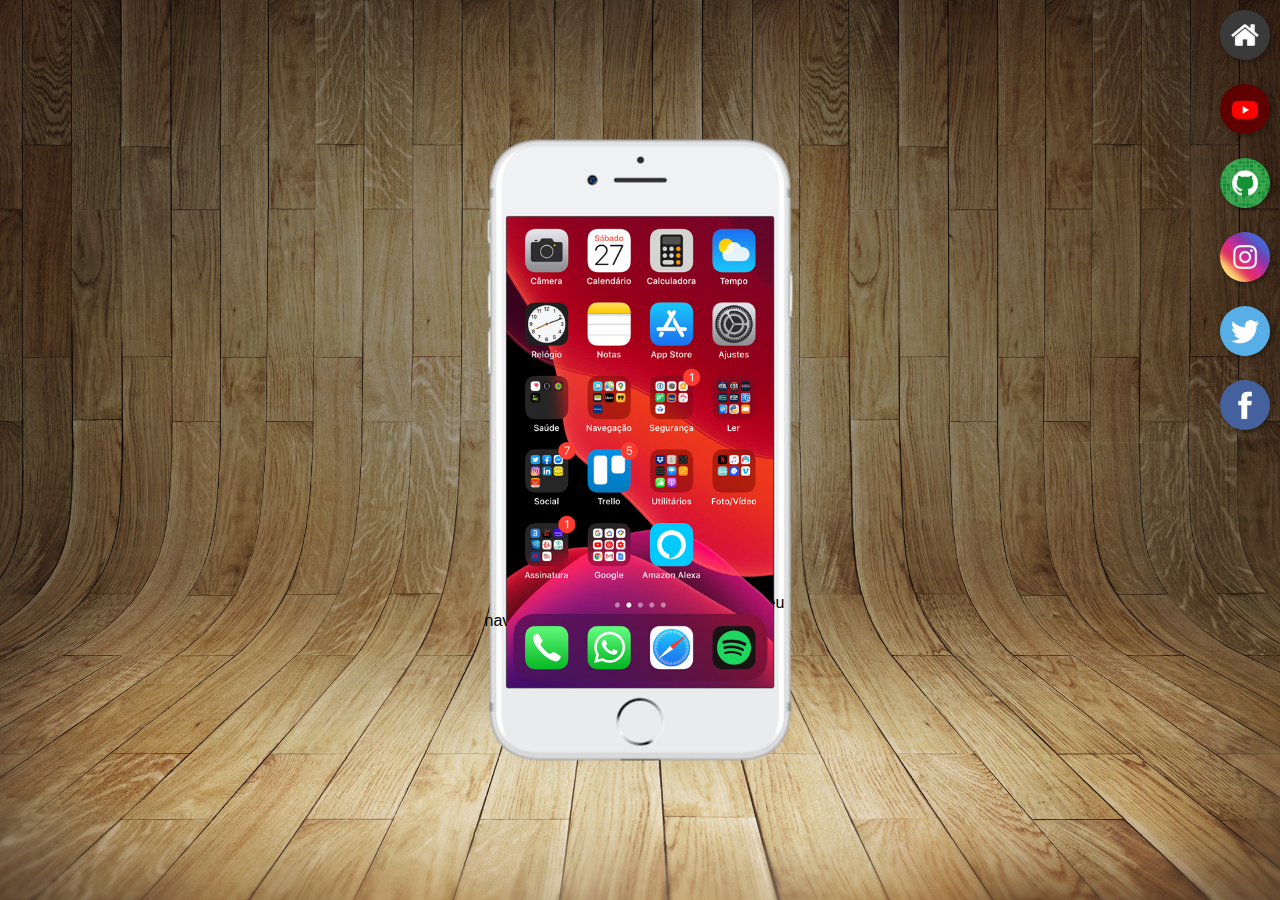
<file: index.html>
<!DOCTYPE html>
<html lang="pt-br">
<head>
    <meta charset="UTF-8">
    <meta name="viewport" content="width=device-width, initial-scale=1.0">
    <link rel="shortcut icon" href="favicon.ico" type="image/x-icon">

    <link rel="stylesheet" href="estilos/style.css">
    
    <title>Projeto rede sociais </title>
</head>
<body>
    <main>
        <section id="telefone">
            <iframe src="home.html" name="tela" id="tela" frameborder="0"></iframe>
             Seu navegador não é compativel com isso. 
        </section>

        <section id="redes-sociais">
            <a href="home.html" target="tela"><img src="imagens/logo-home.jpg" alt="home"><br>
            </a>
            <a href="youtube.html" target="tela"><img src="imagens/logo-youtube.jpg" alt="Youtube"></a><br>   
            <a href="github.html" target="tela"><img src="imagens/logo-github.jpg" alt="GitHub"></a><br>
            <a href="instagram.html" target="tela"><img src="imagens/logo-instagram.jpg" alt="Instagram"></a><br>
            <a href="twitter.html" target="tela"><img src="imagens/logo-twitter.jpg" alt="Twitter"></a><br>
            <a href="facebook.html" target="tela"><img src="imagens/logo-facebook.jpg" alt="Facebook"></a>


        </section>

    </main>
</body>
</html>
</file>
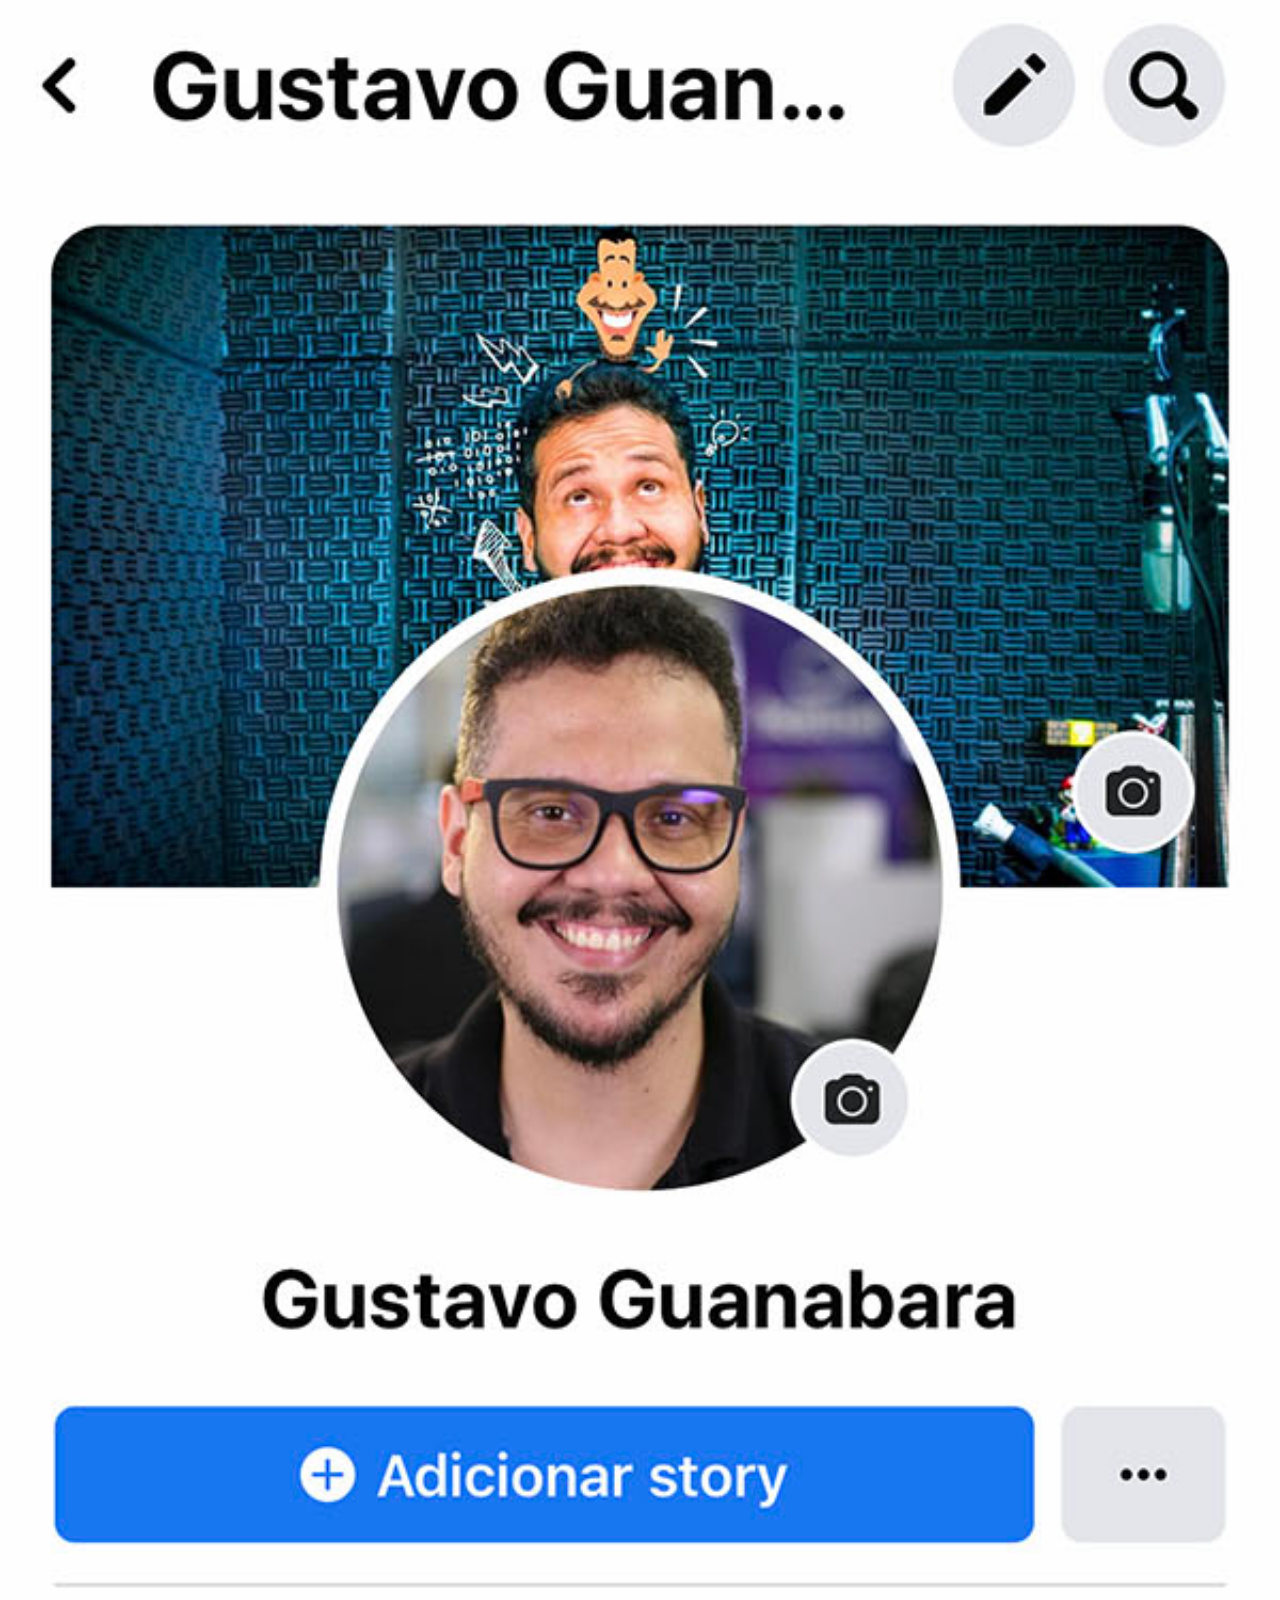
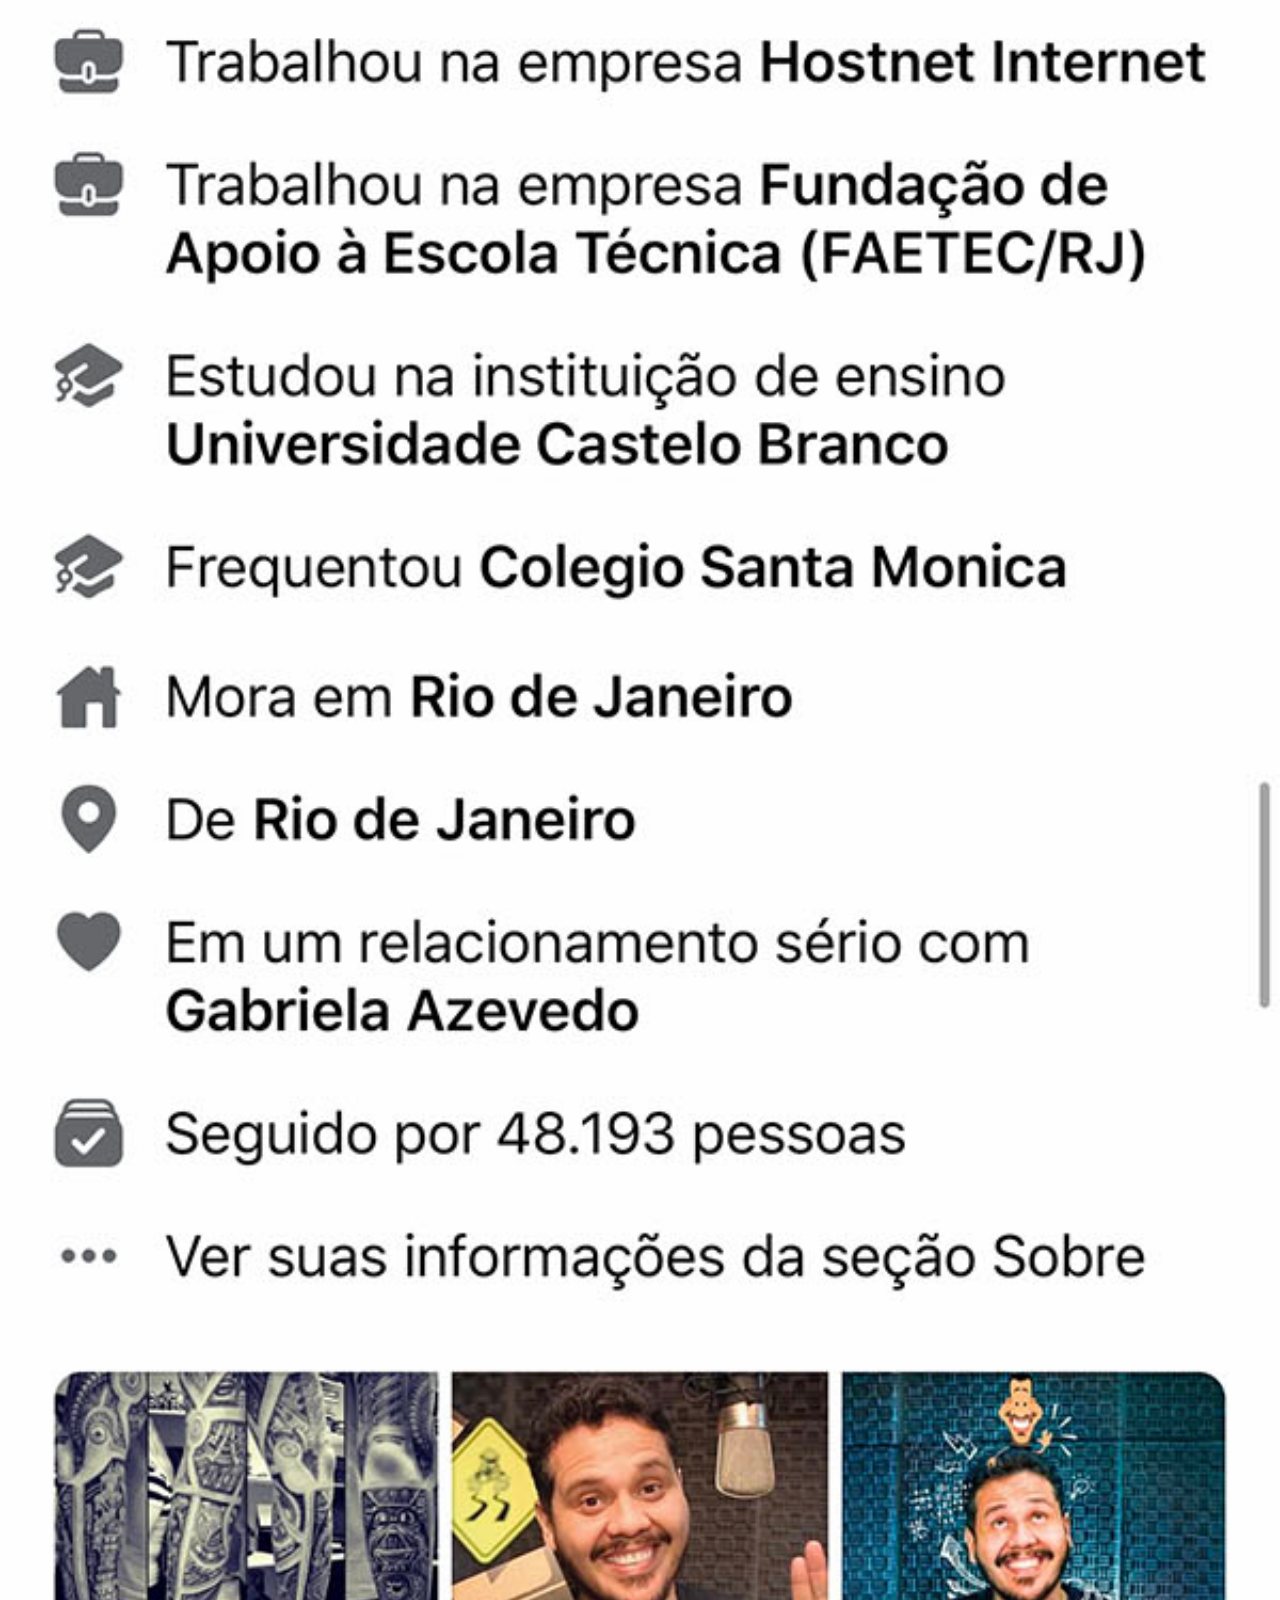
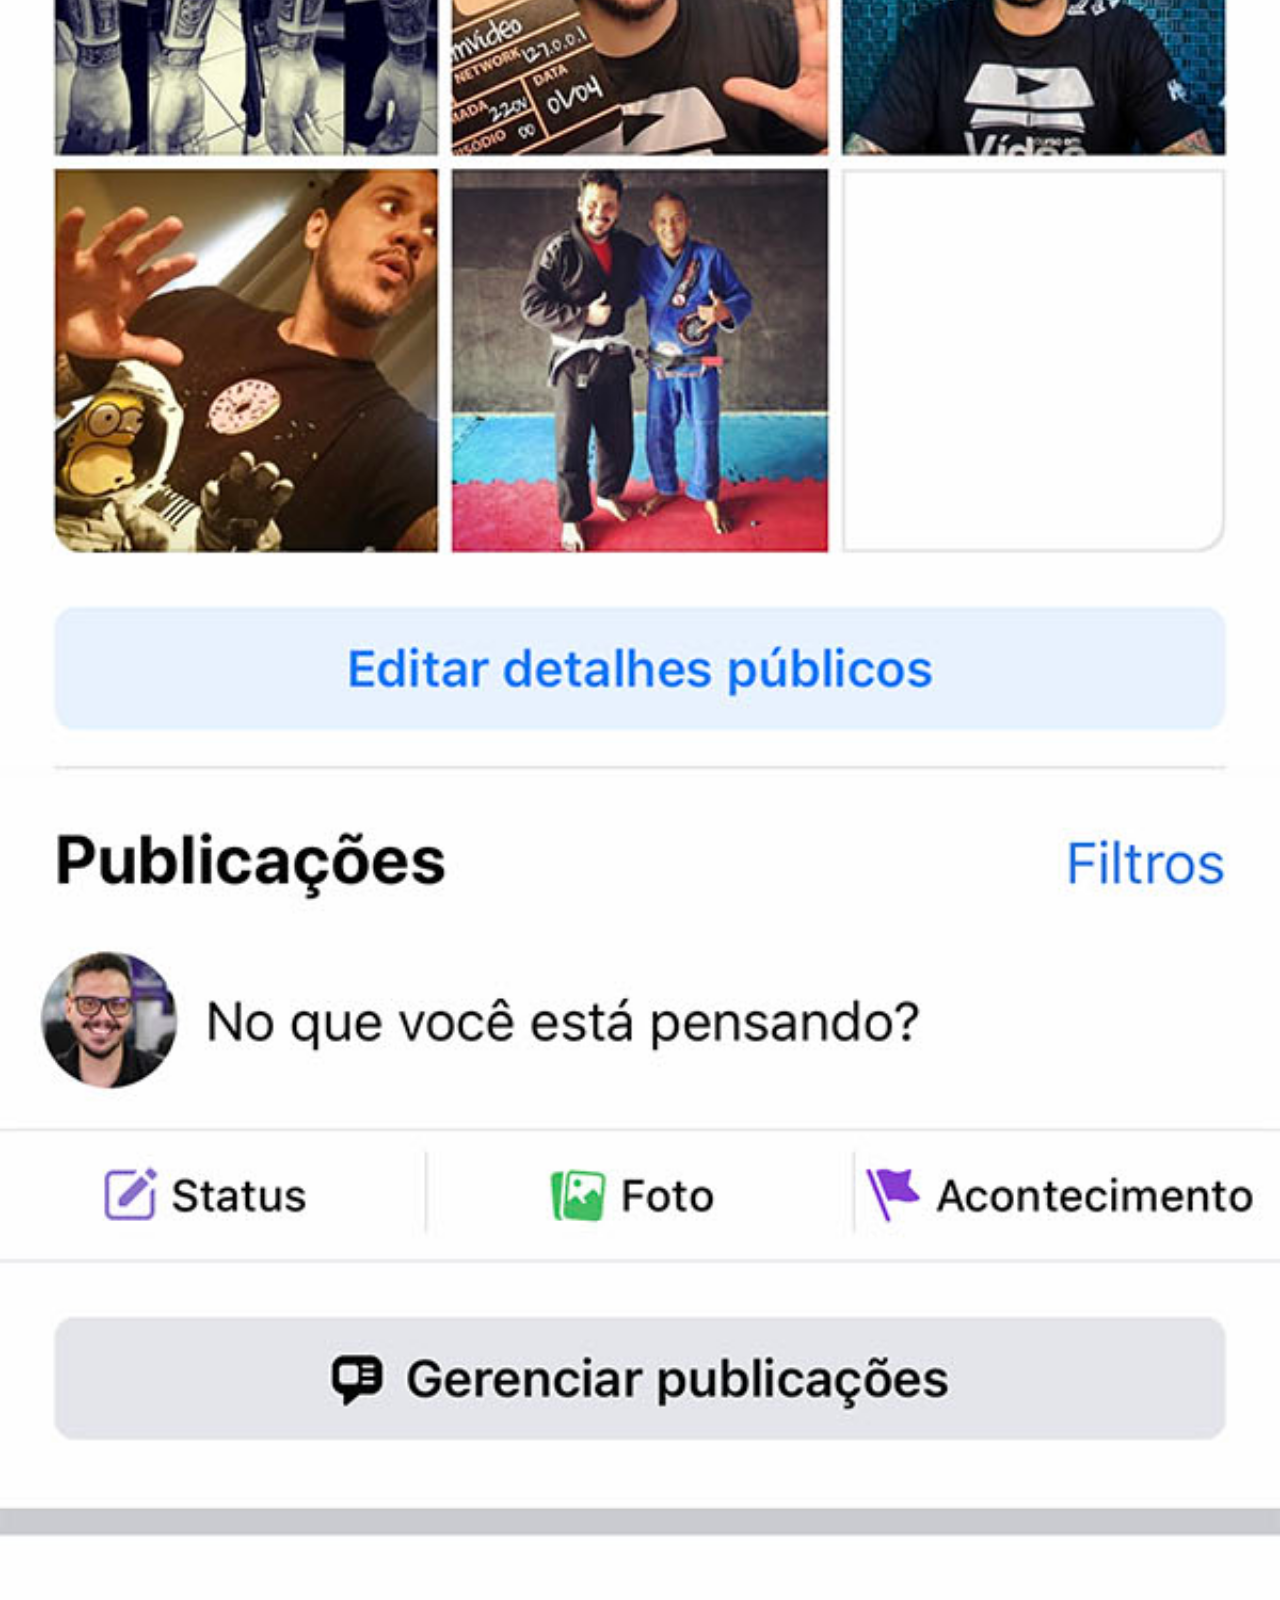
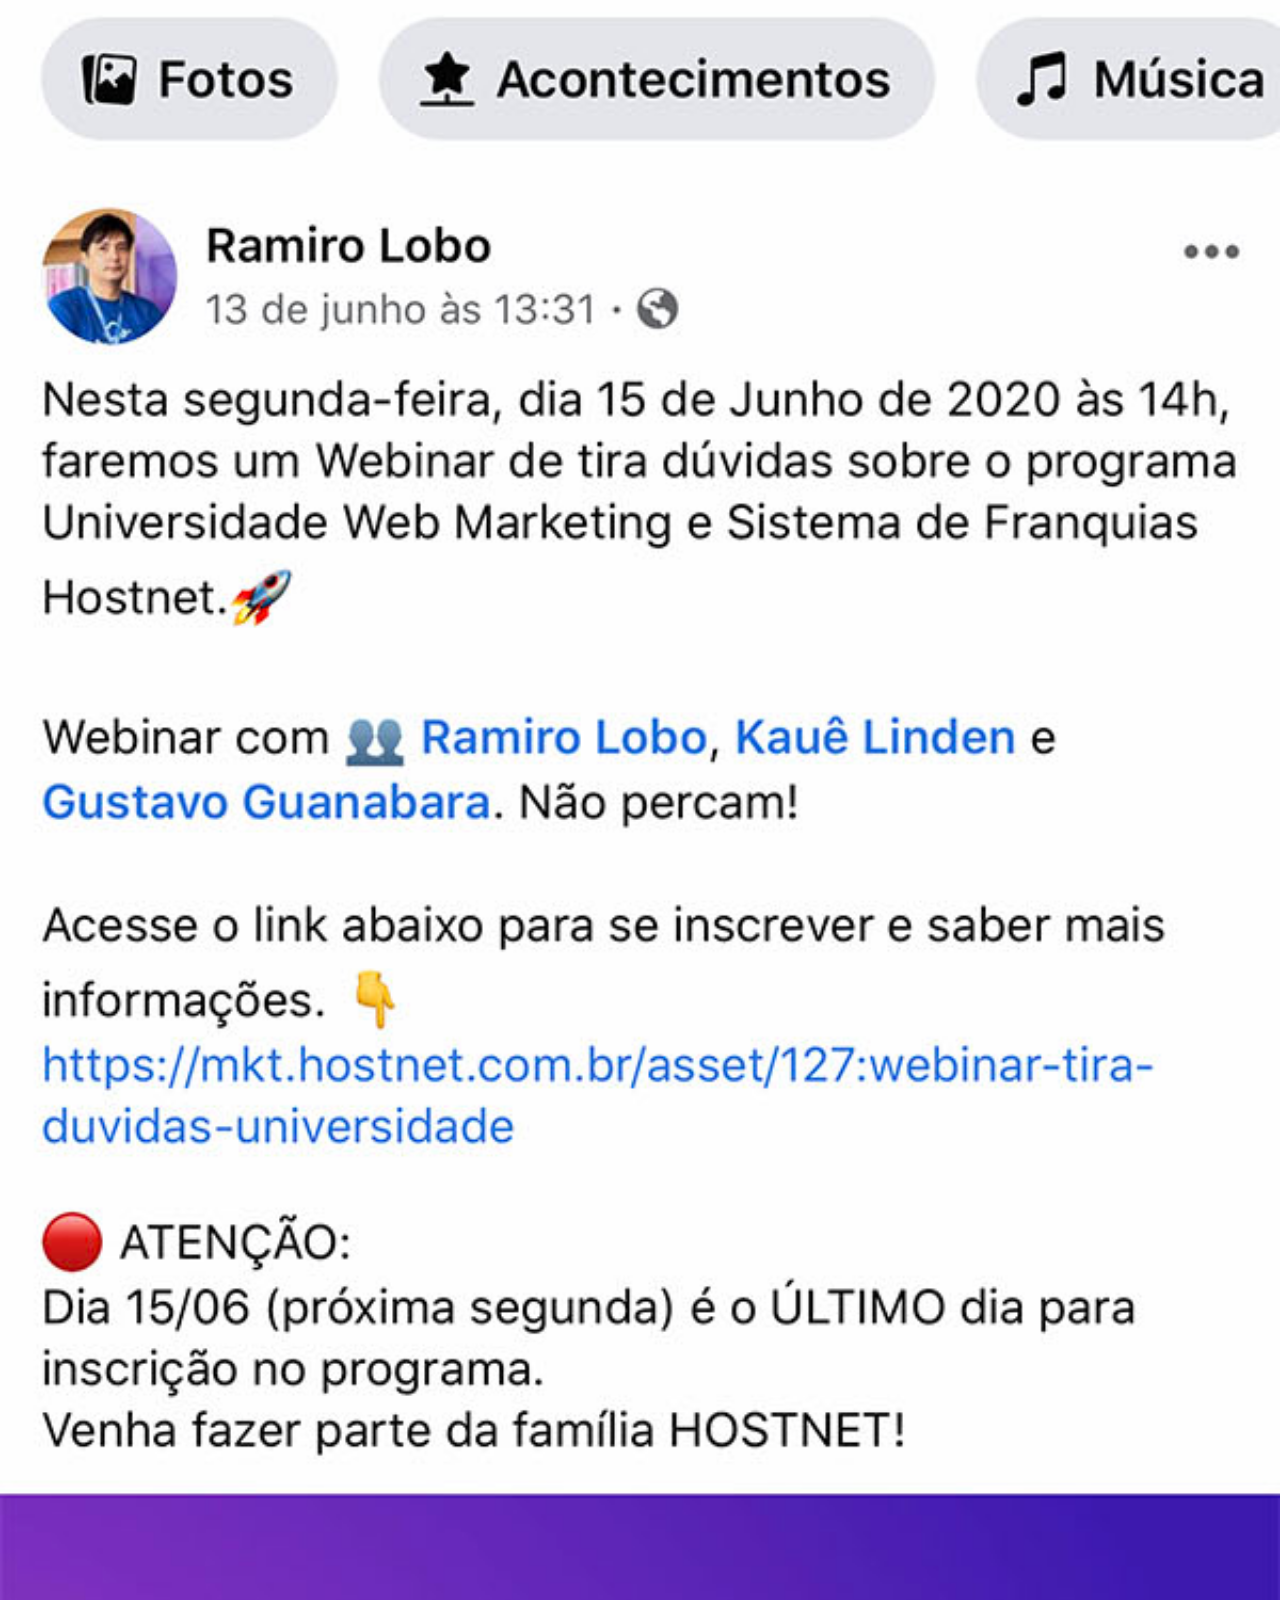
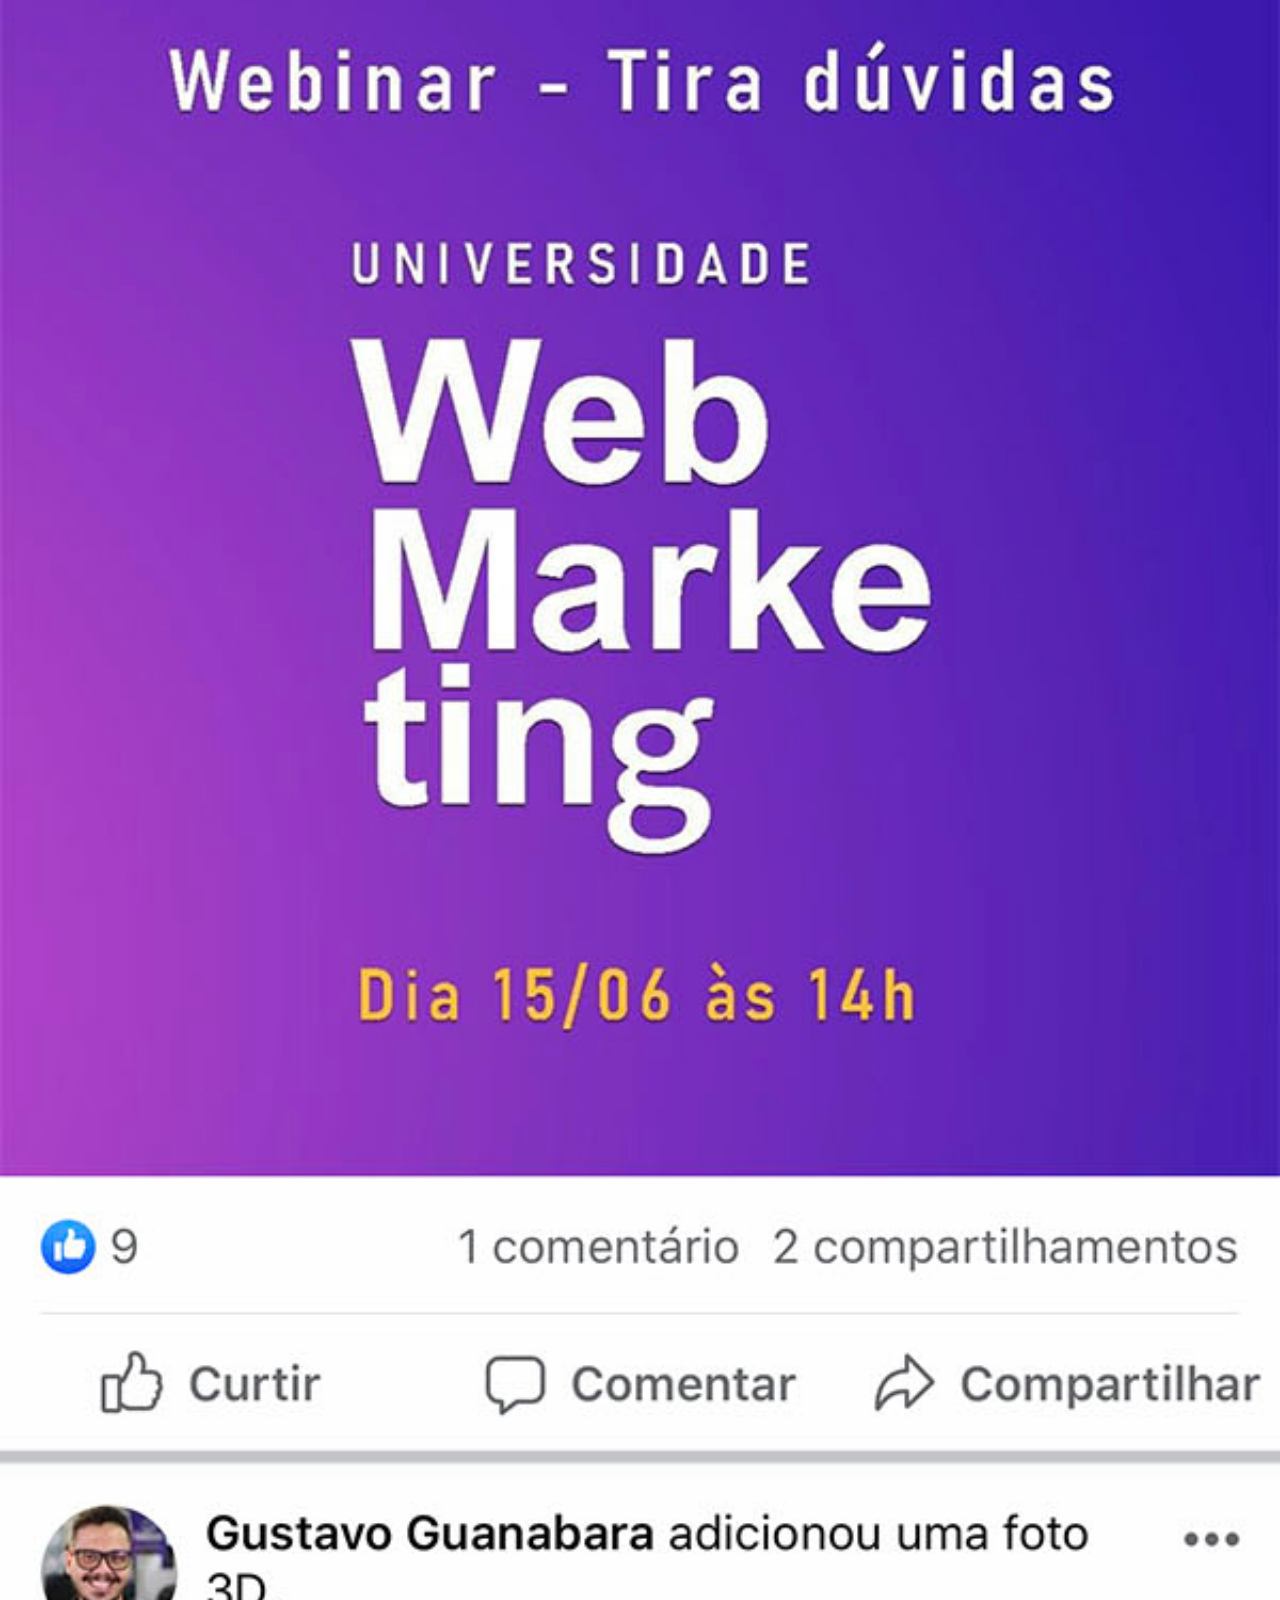
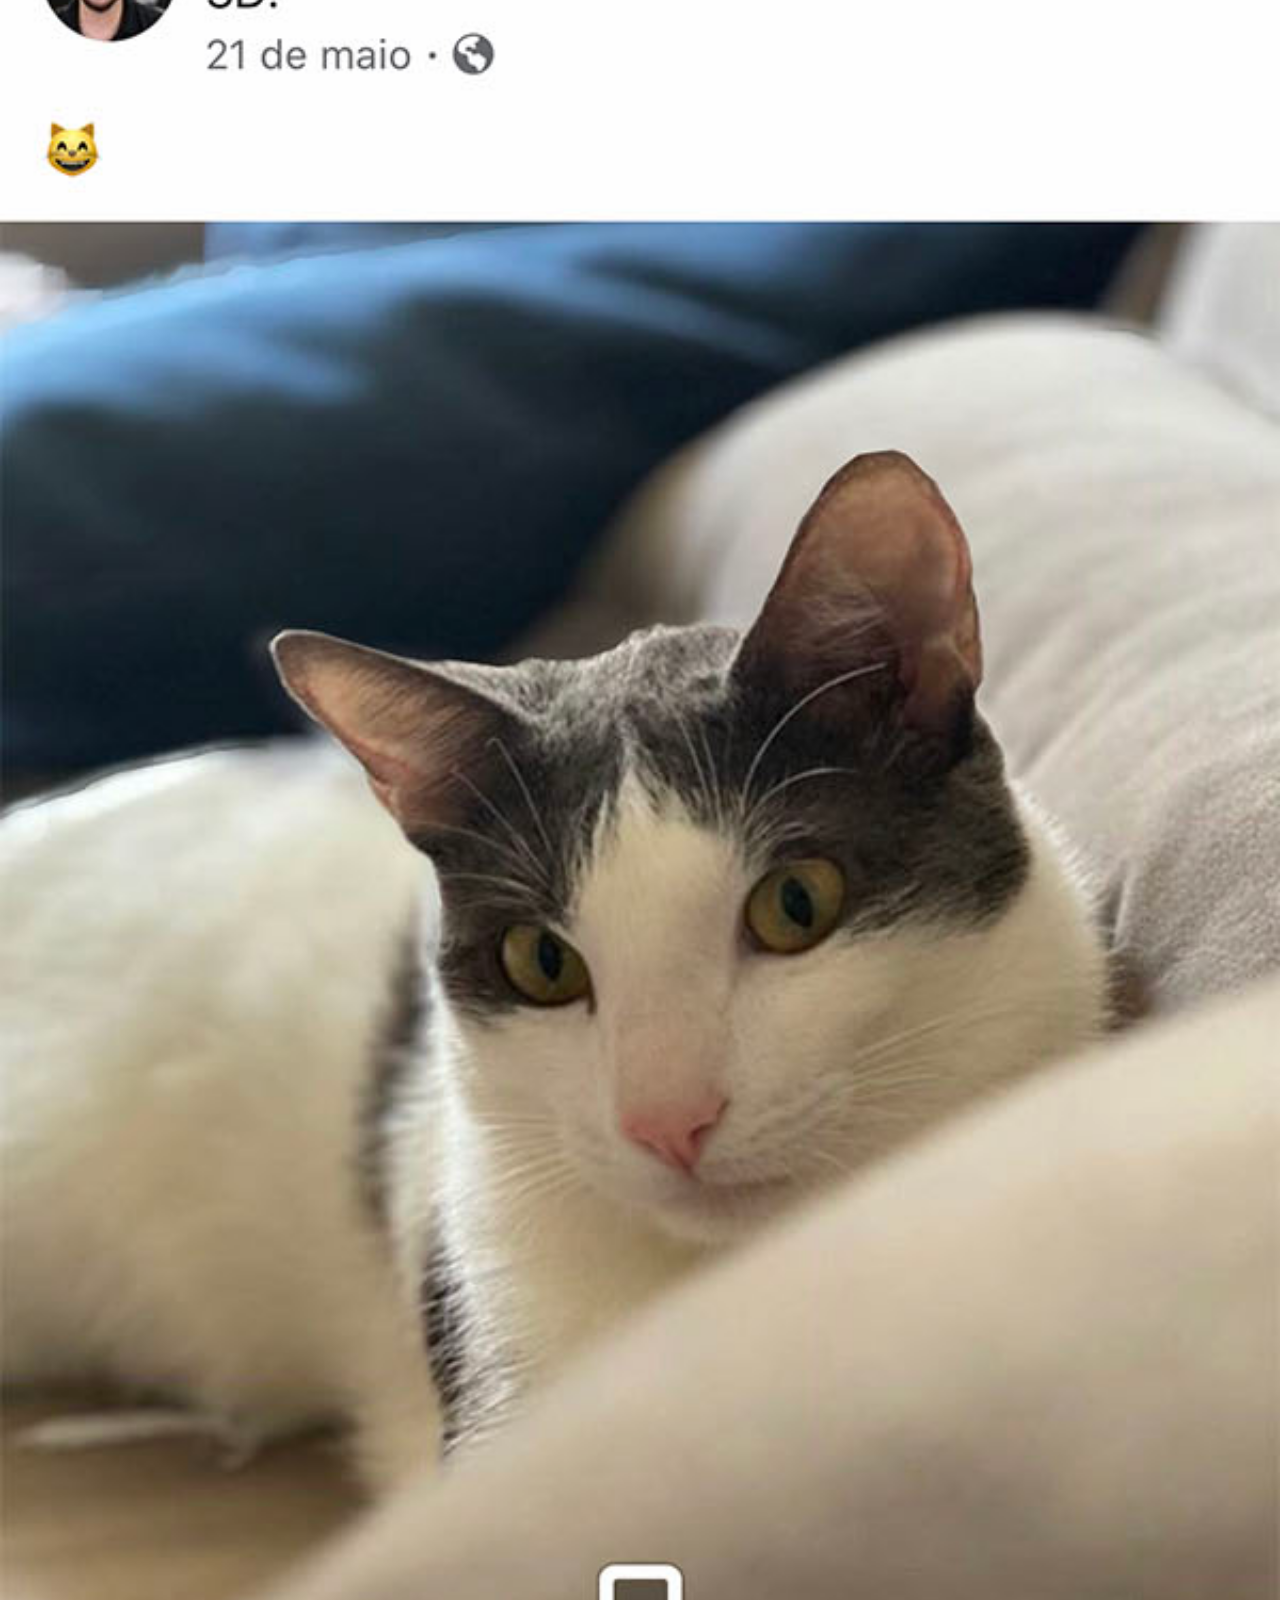
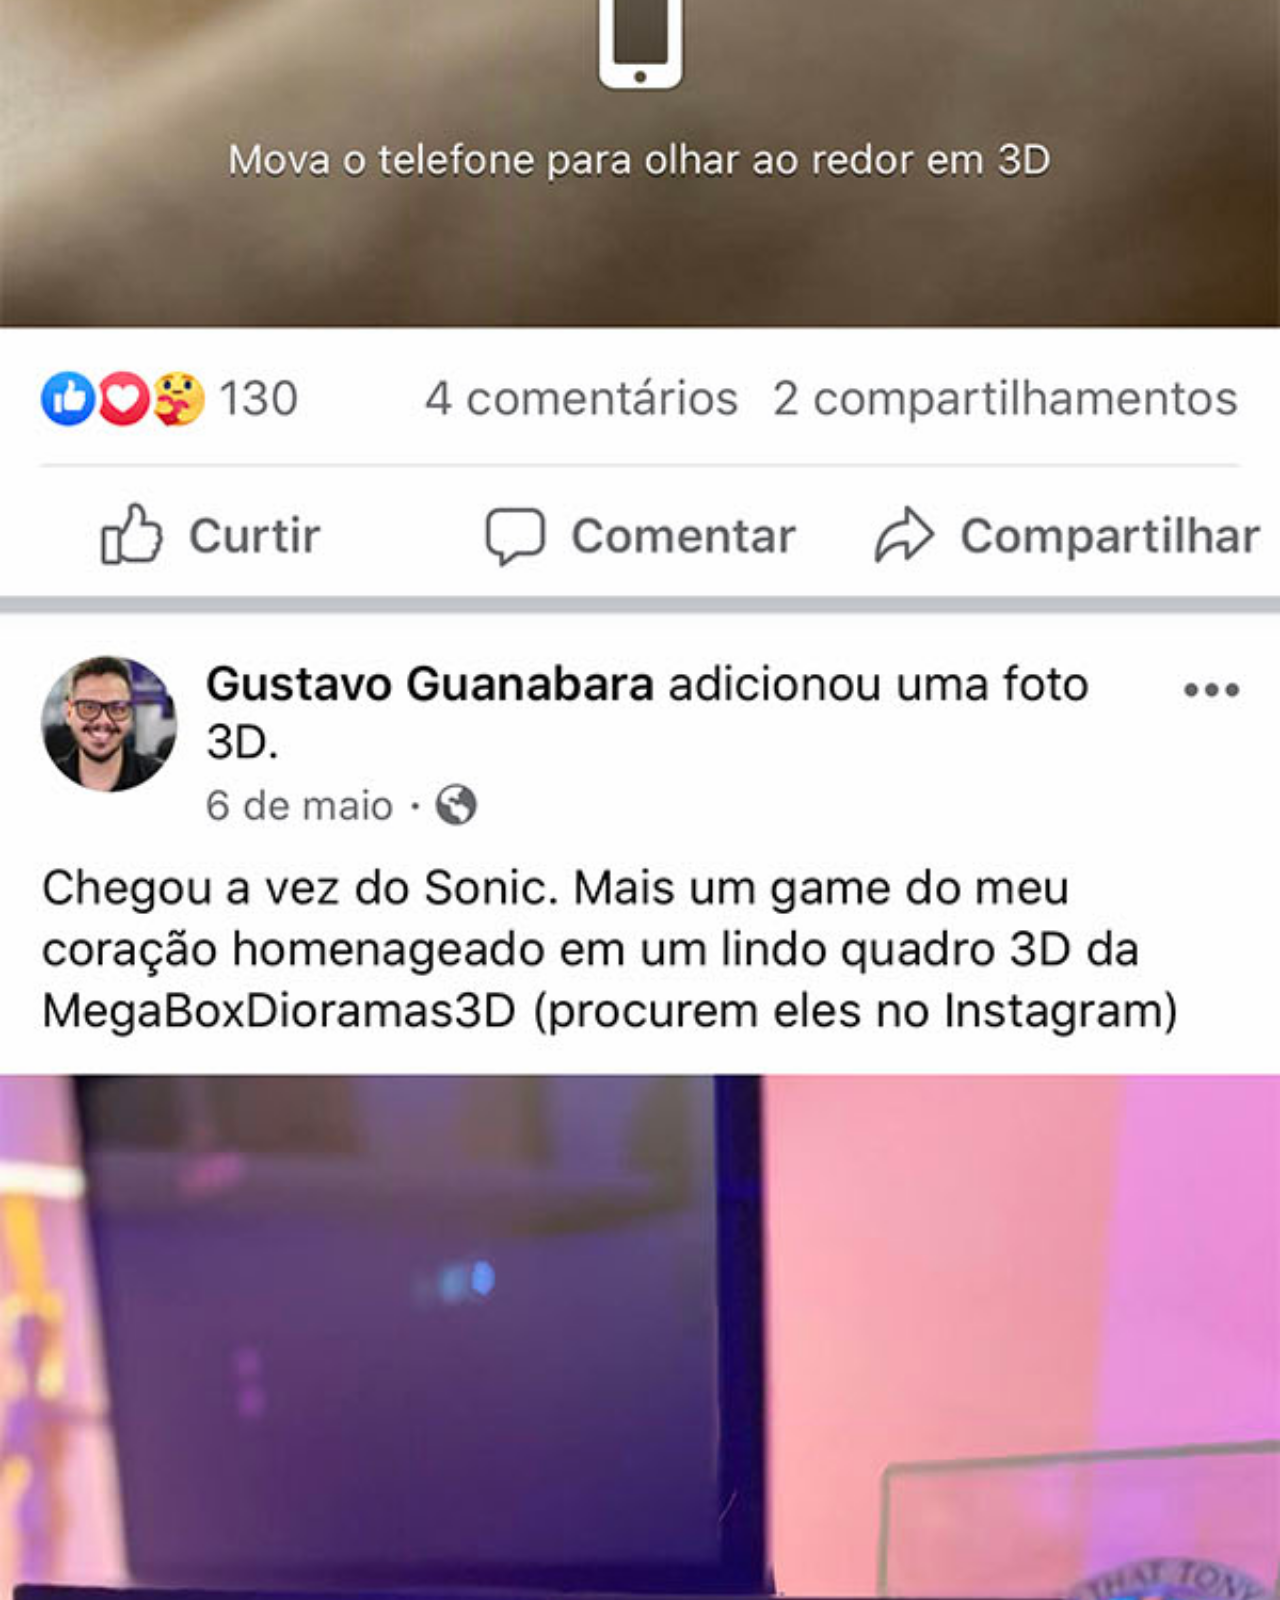
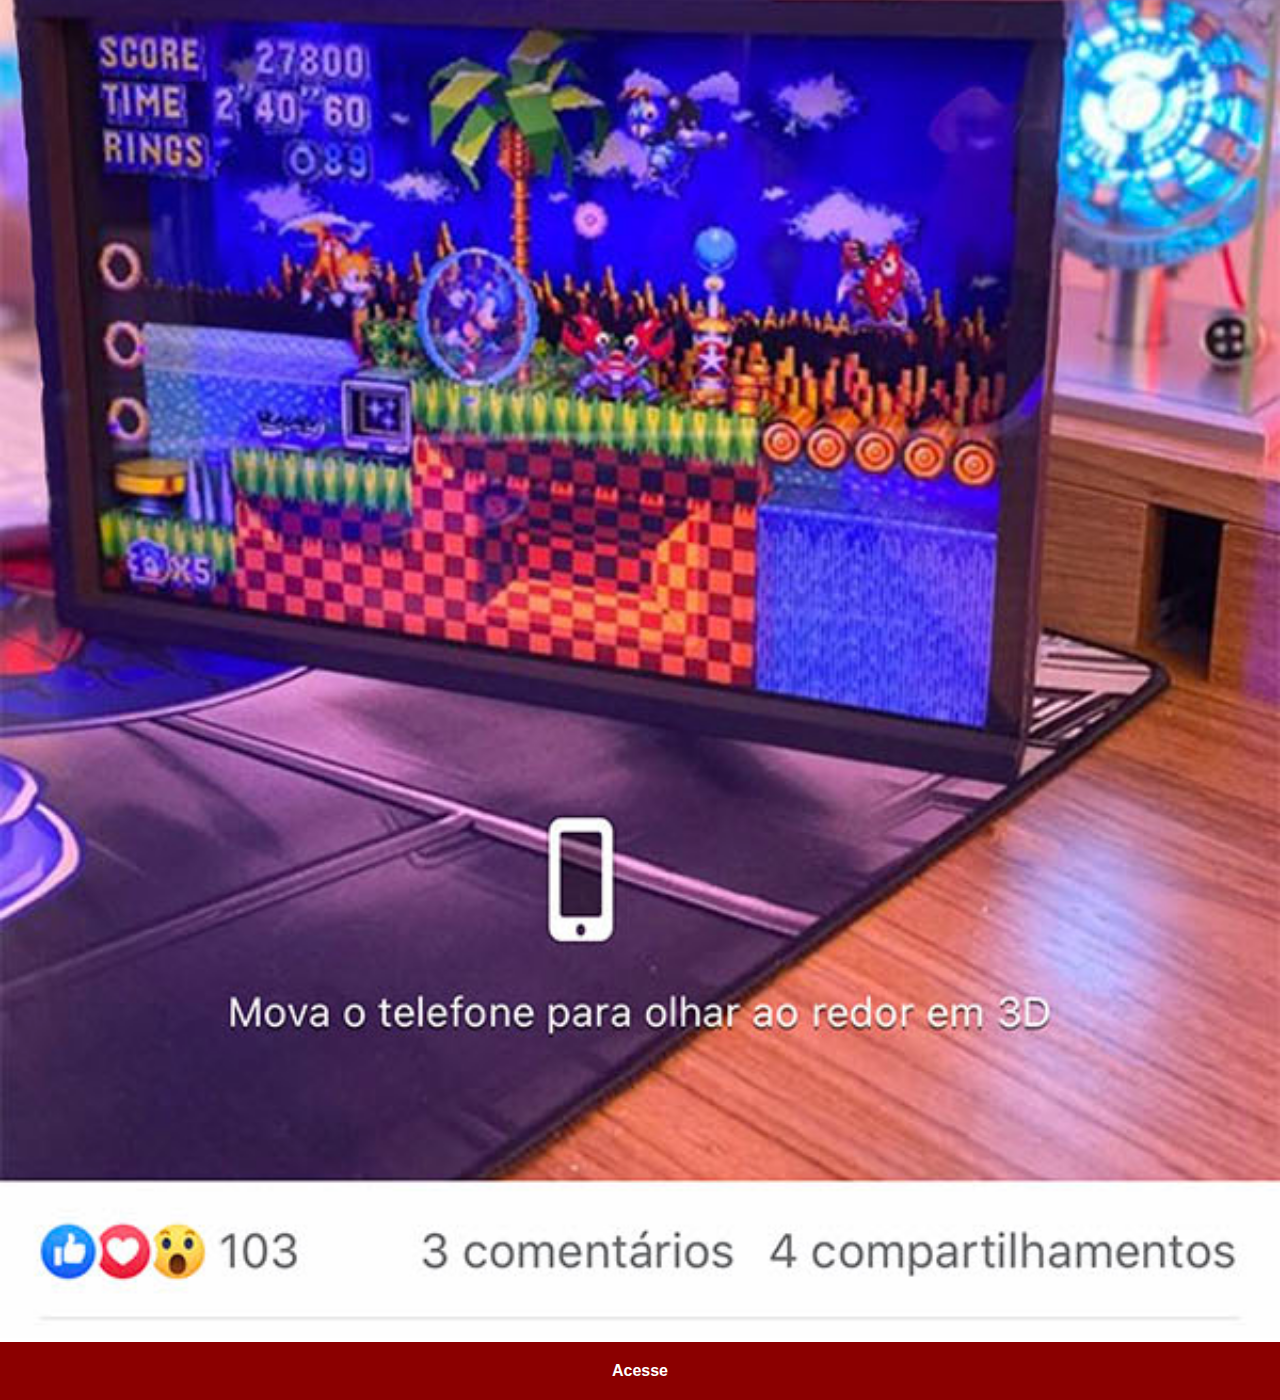
<file: facebook.html>
<!DOCTYPE html>
<html lang="pt-br">
<head>
    <meta charset="UTF-8">
    <meta name="viewport" content="width=device-width, initial-scale=1.0">
    <title>Facebook</title>
    <link rel="stylesheet" href="estilos/social.css">
</head>
<body>
    <img src="imagens/tela-facebook.jpg" alt="Facebook">
    <a href="https://www.facebook.com/gustavoguanabara/?locale=pt_BR" target="_blank">Acesse</a>
    
</body>
</html>
</file>
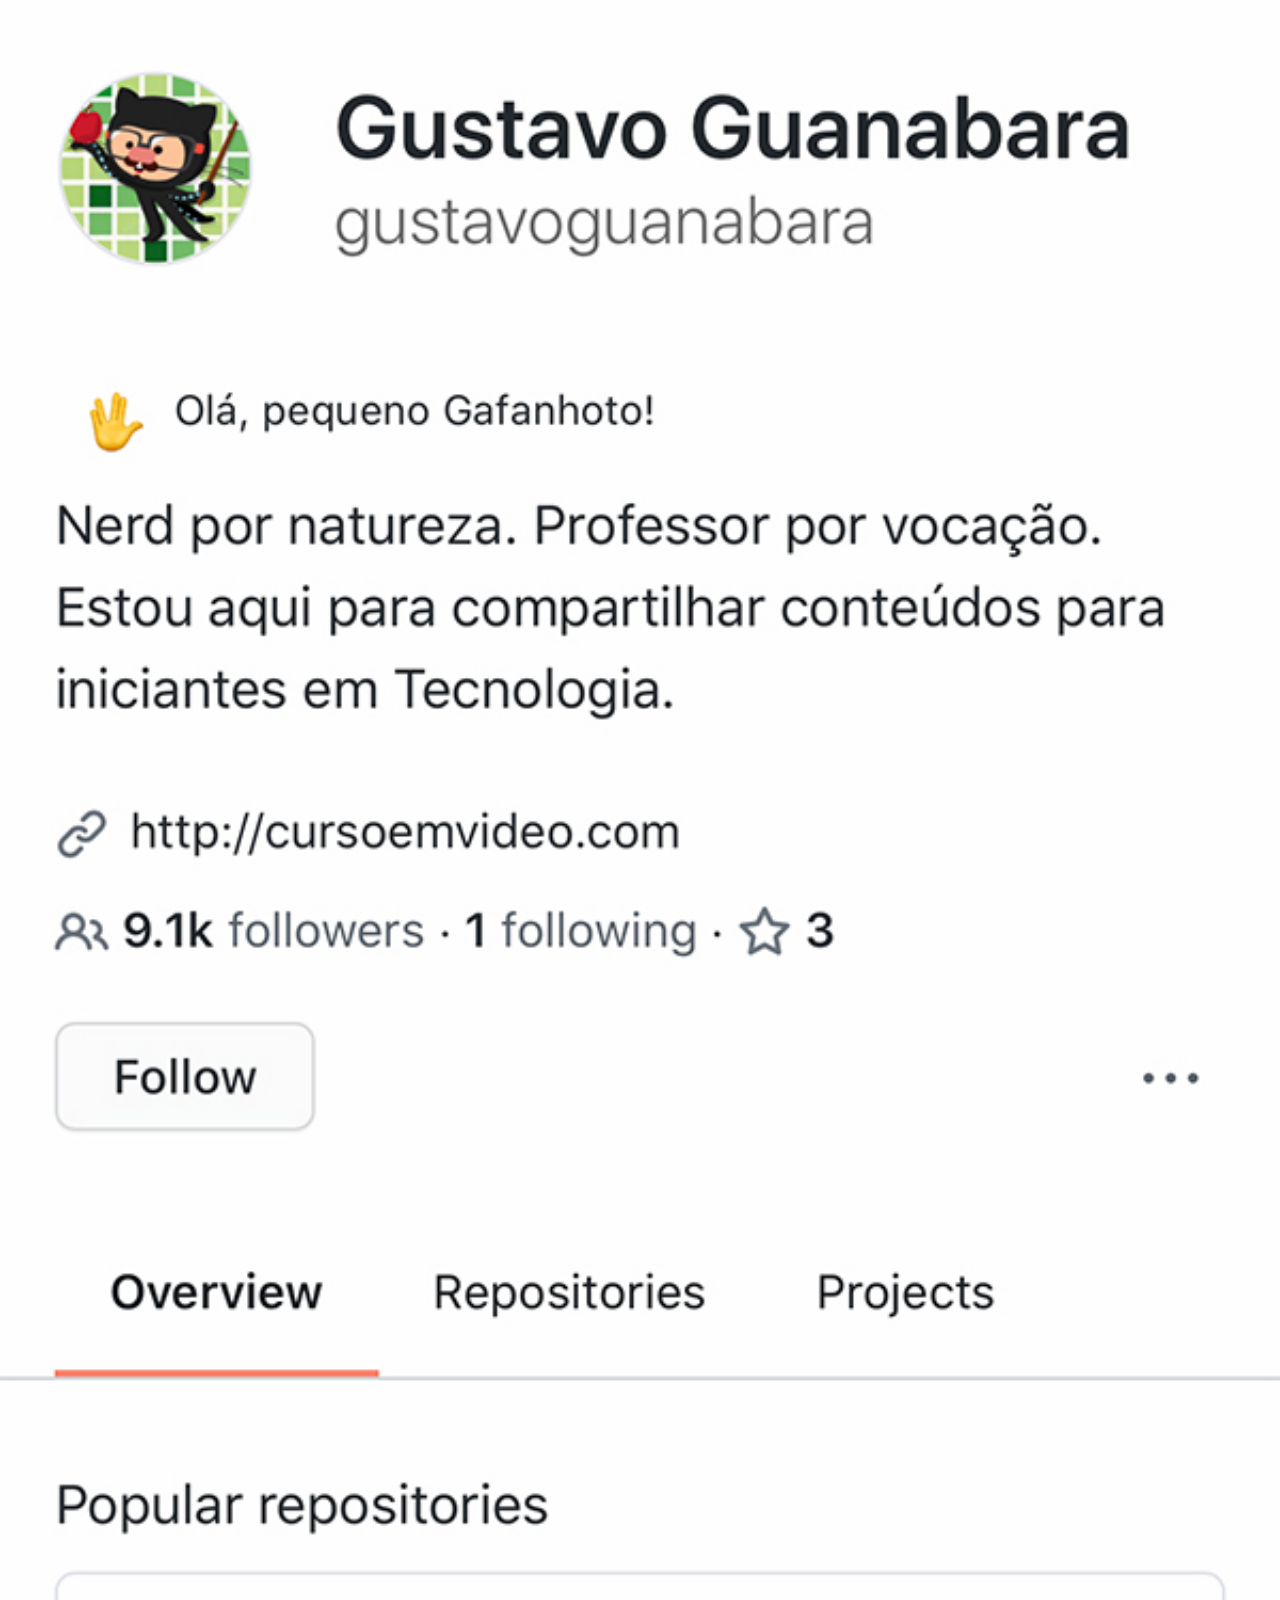
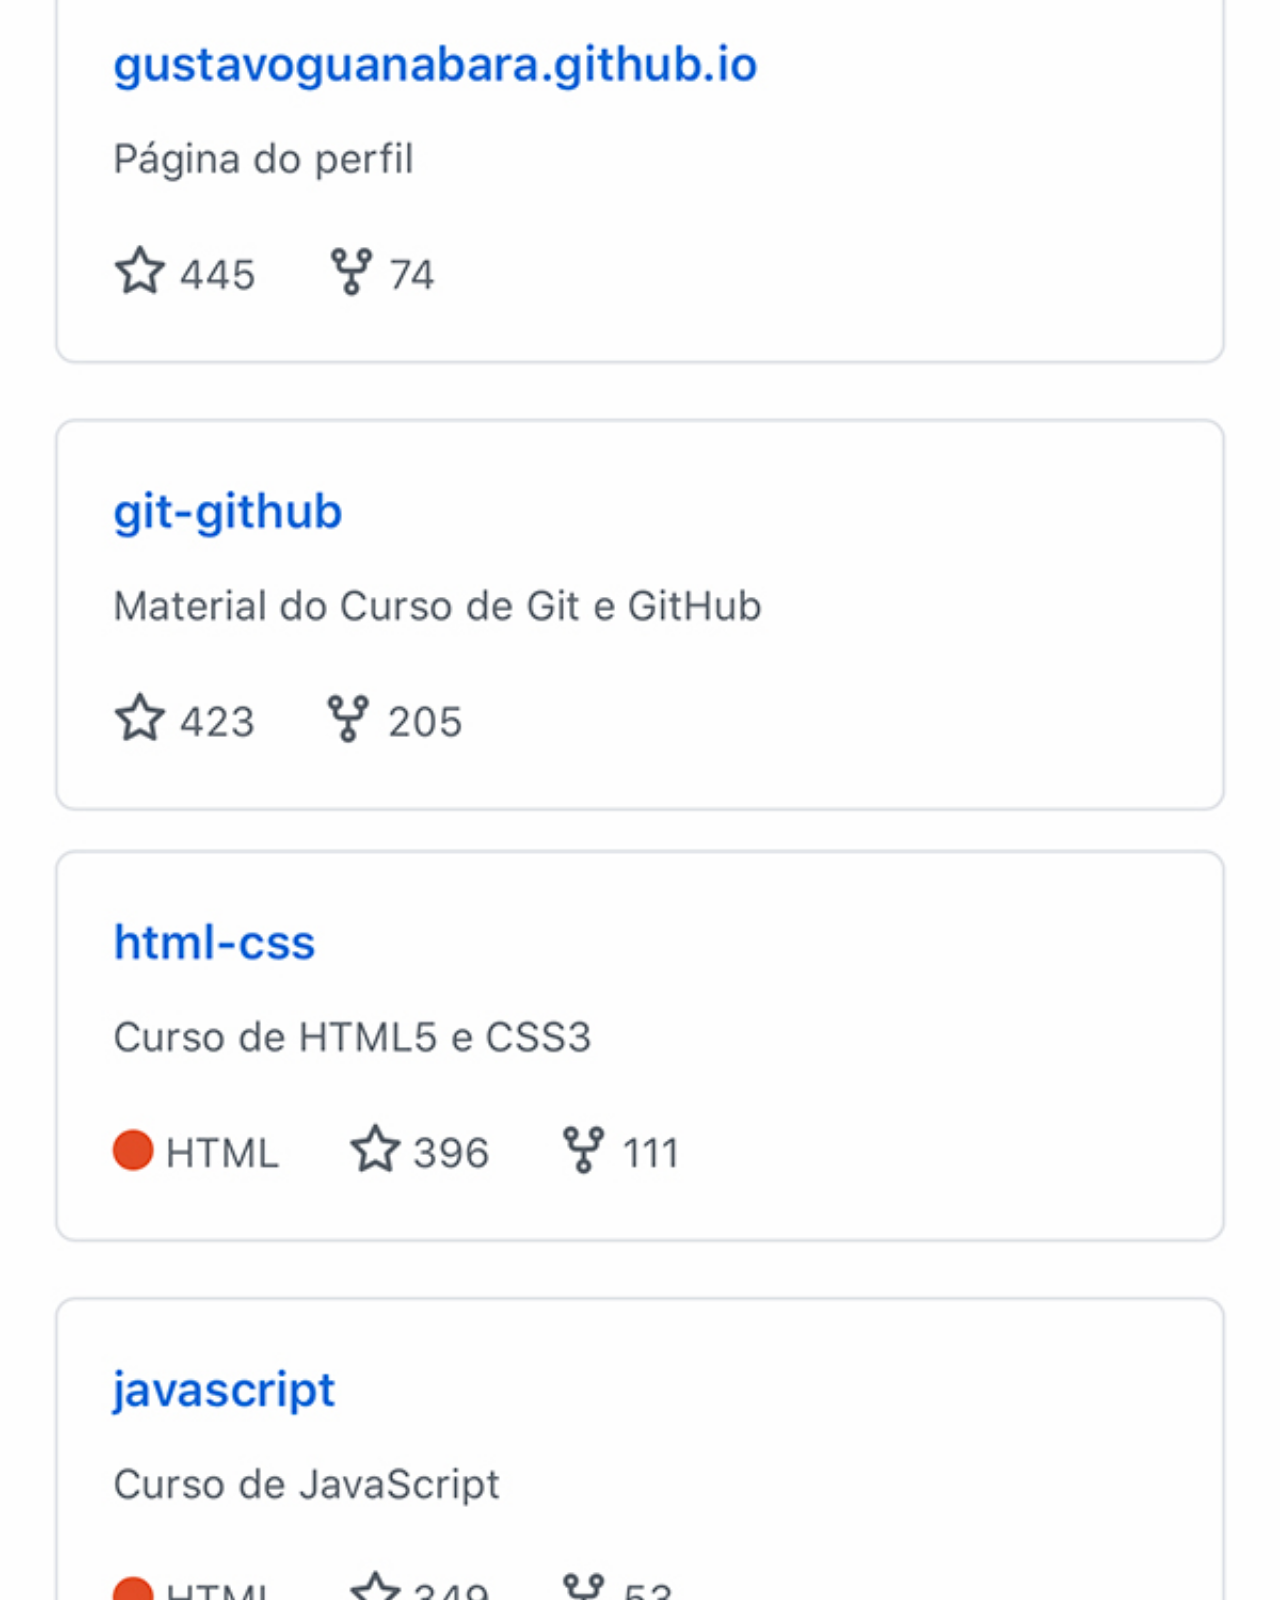
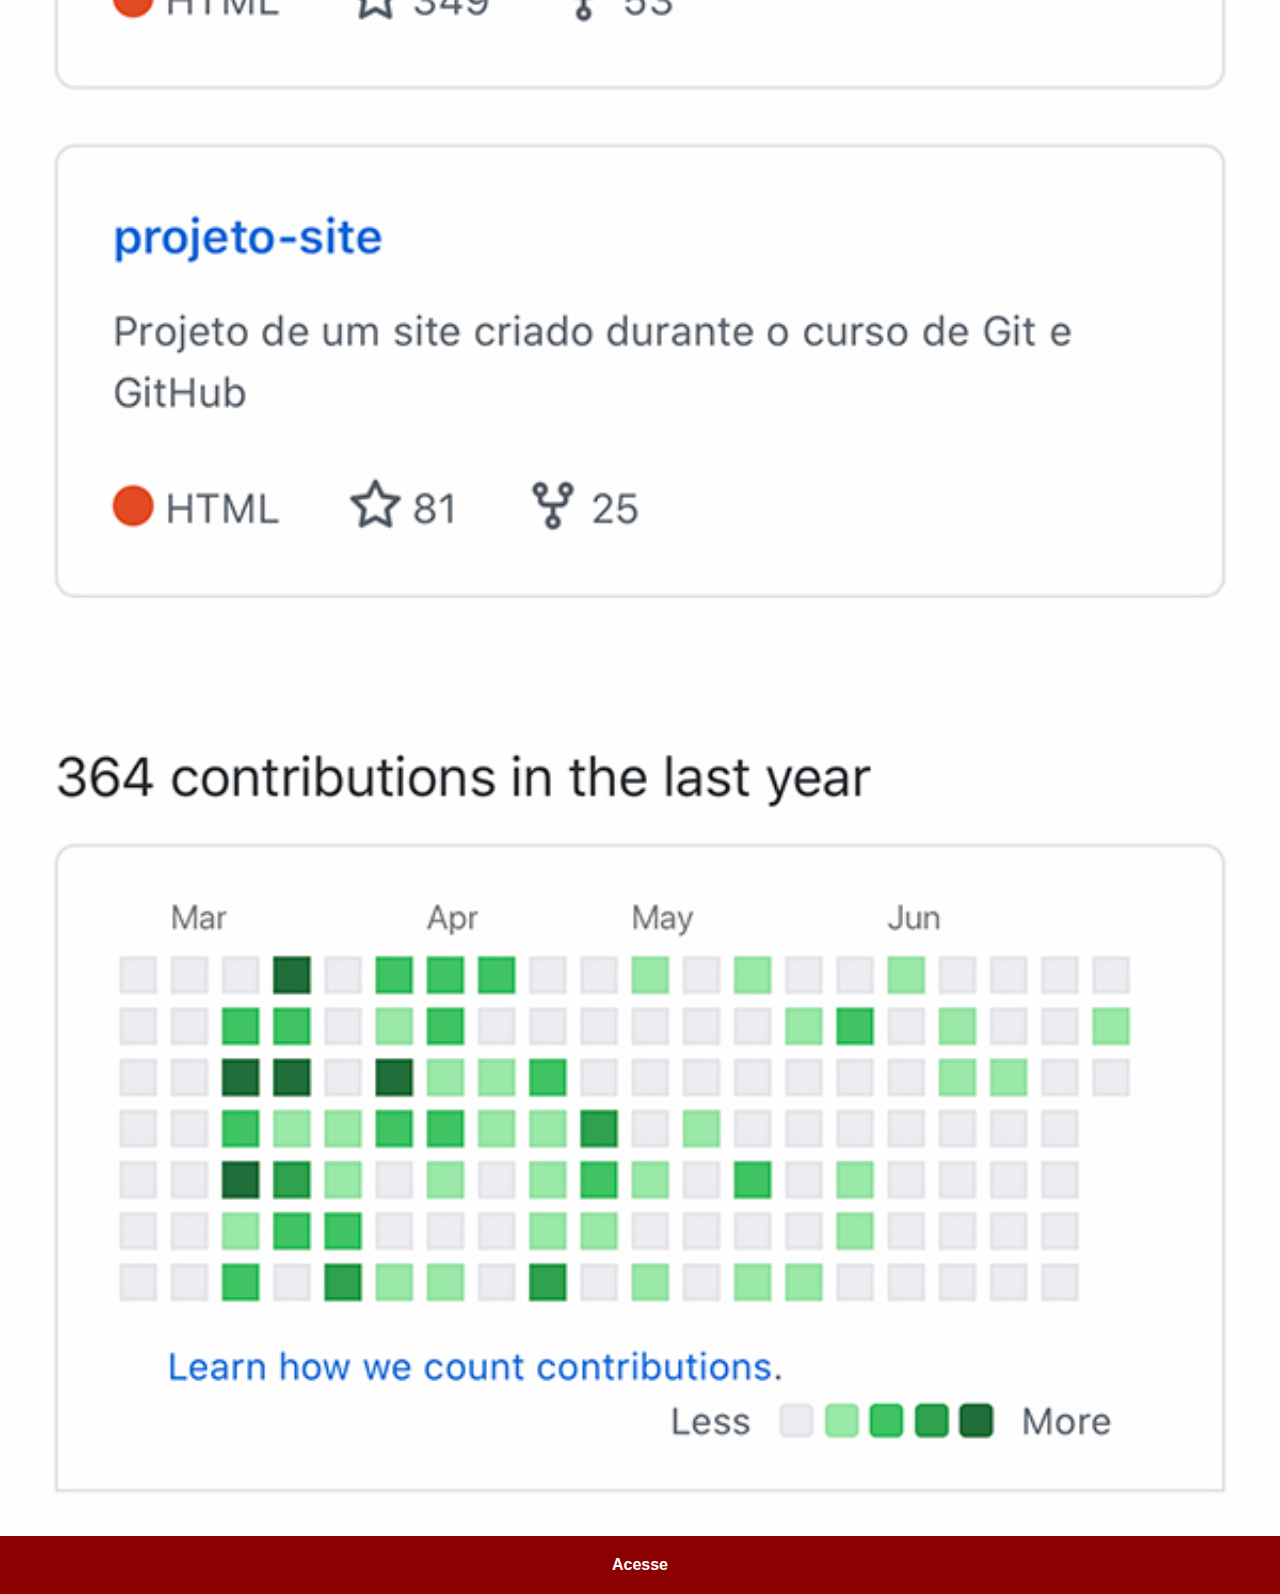
<file: github.html>
<!DOCTYPE html>
<html lang="en">
<head>
    <meta charset="UTF-8">
    <meta name="viewport" content="width=device-width, initial-scale=1.0">
    <title>GitHub</title>
    <link rel="stylesheet" href="estilos/social.css">
</head>
<body>
     <img src="imagens/tela-github.jpg" alt="Github"><a href="https://github.com/gustavoguanabara" target="_blank">Acesse</a>

</body>
</html>
</file>
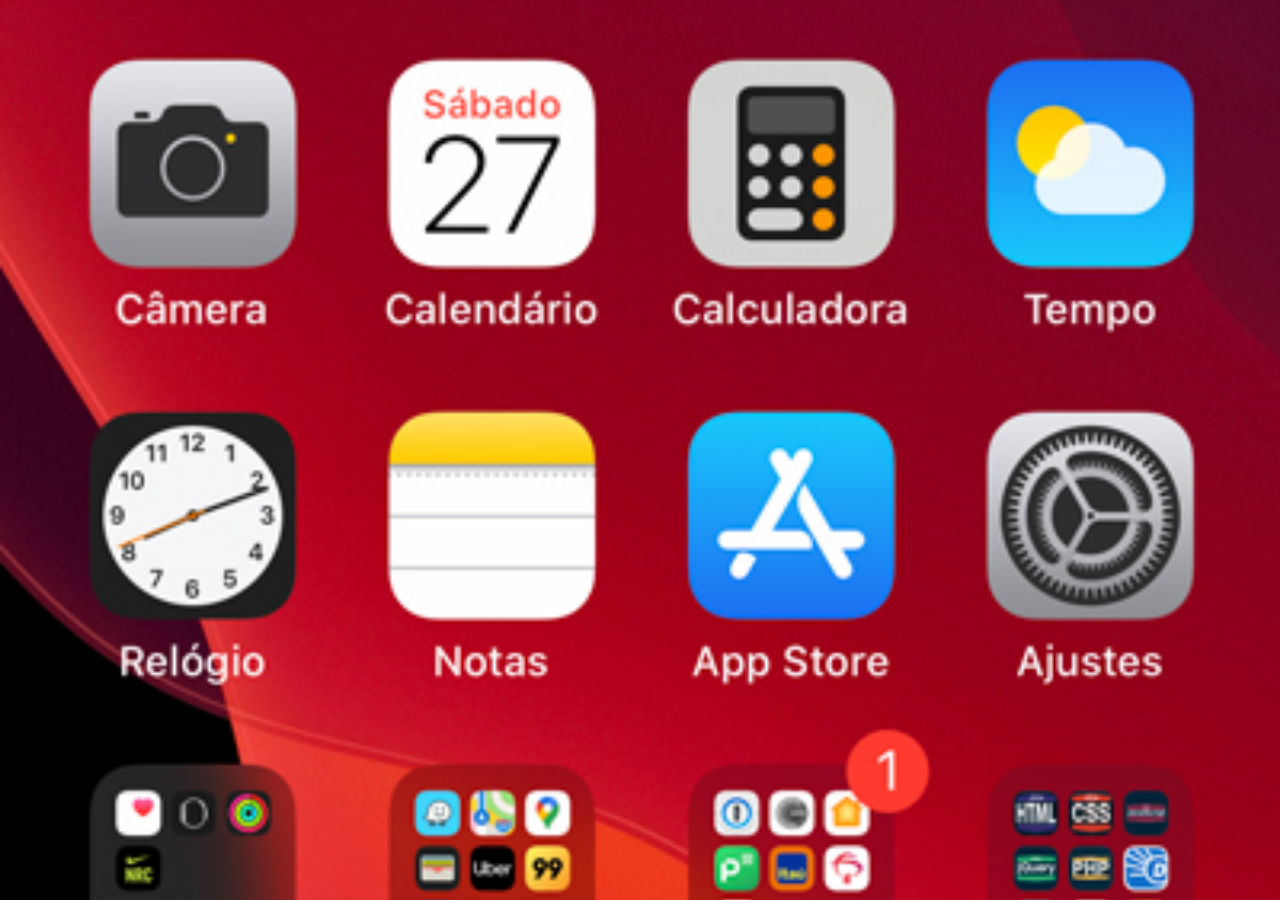
<file: home.html>
<!DOCTYPE html>
<html lang="pt-bt">
<head>
    <meta charset="UTF-8">
    <meta name="viewport" content="width=device-width, initial-scale=1.0">
    <title>Home</title>
</head>
<style>
    *{margin: 0px;
    padding: 0px;}

    body {width: 100vw;
    height: 100vh;
    background: black url(imagens/tela-home.jpg) no-repeat top center;
    background-size: cover;}
</style>
<body>
    
</body>
</html>
</file>
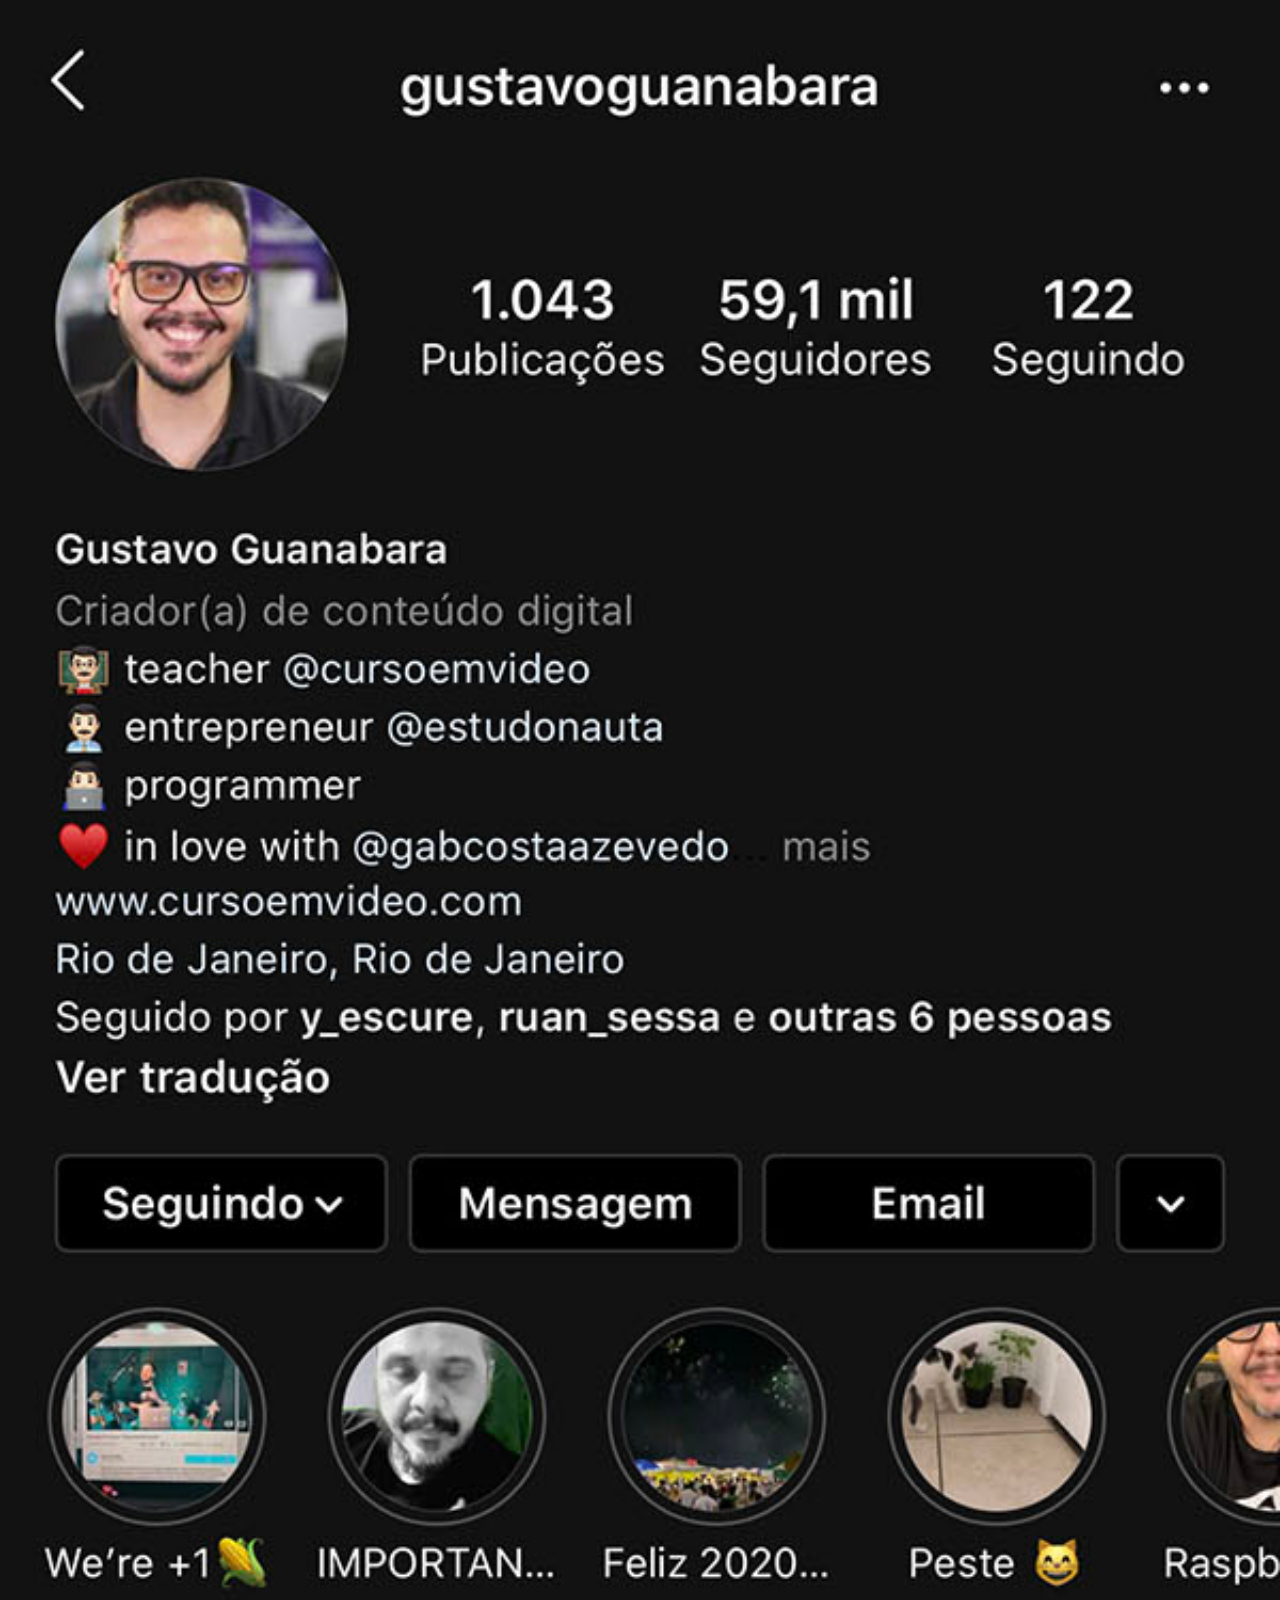
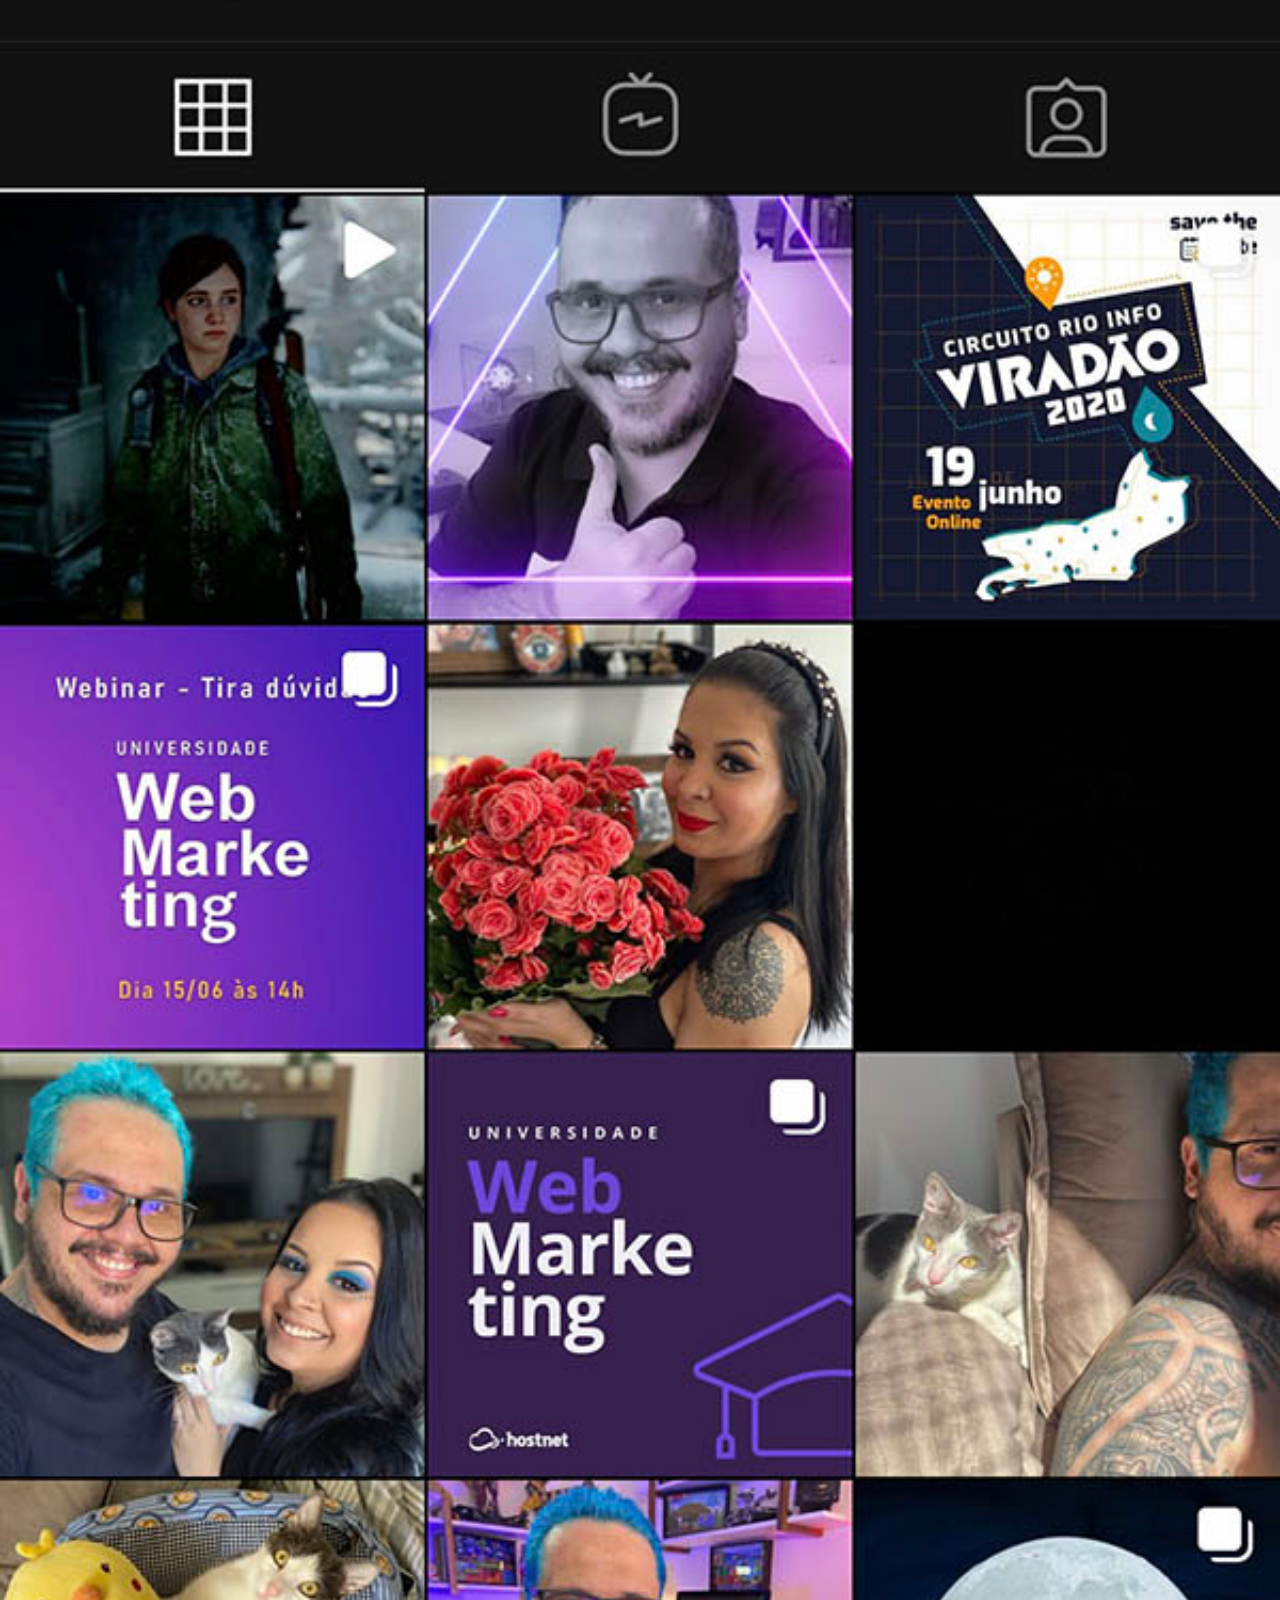
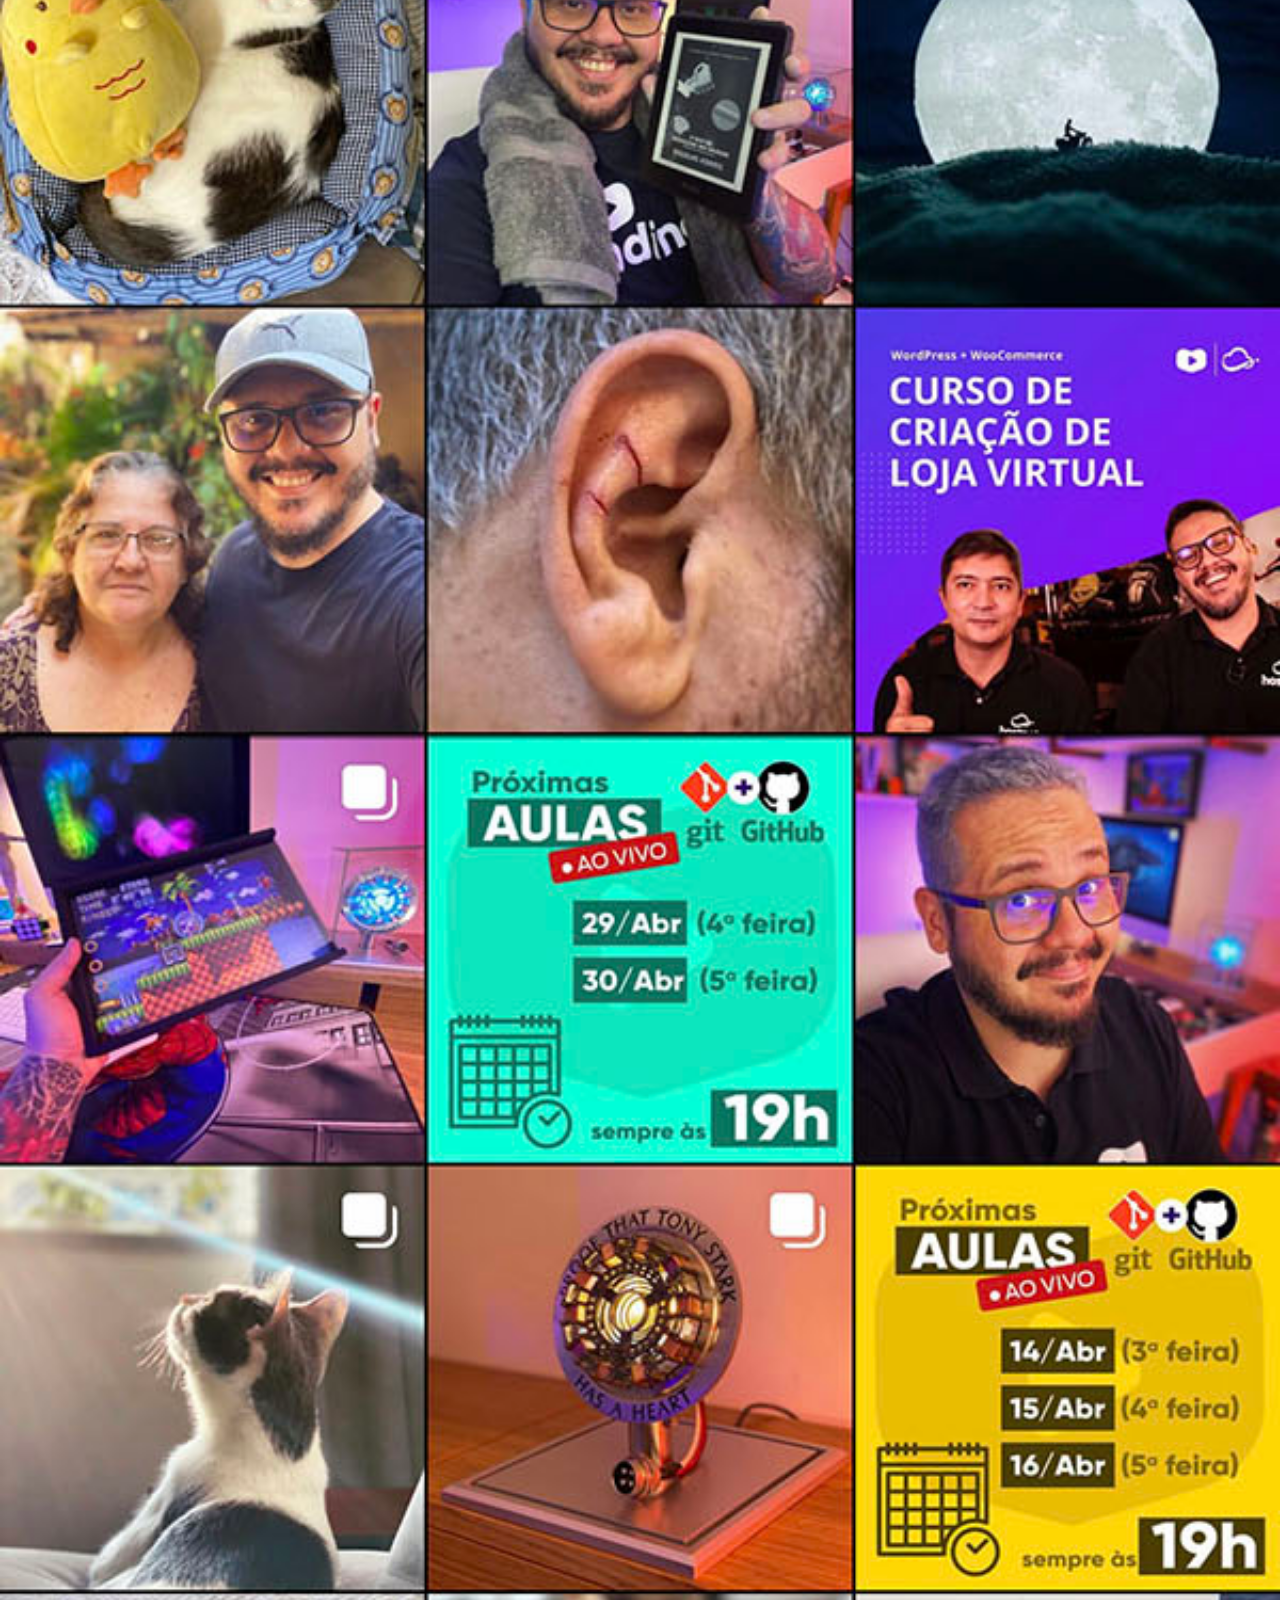
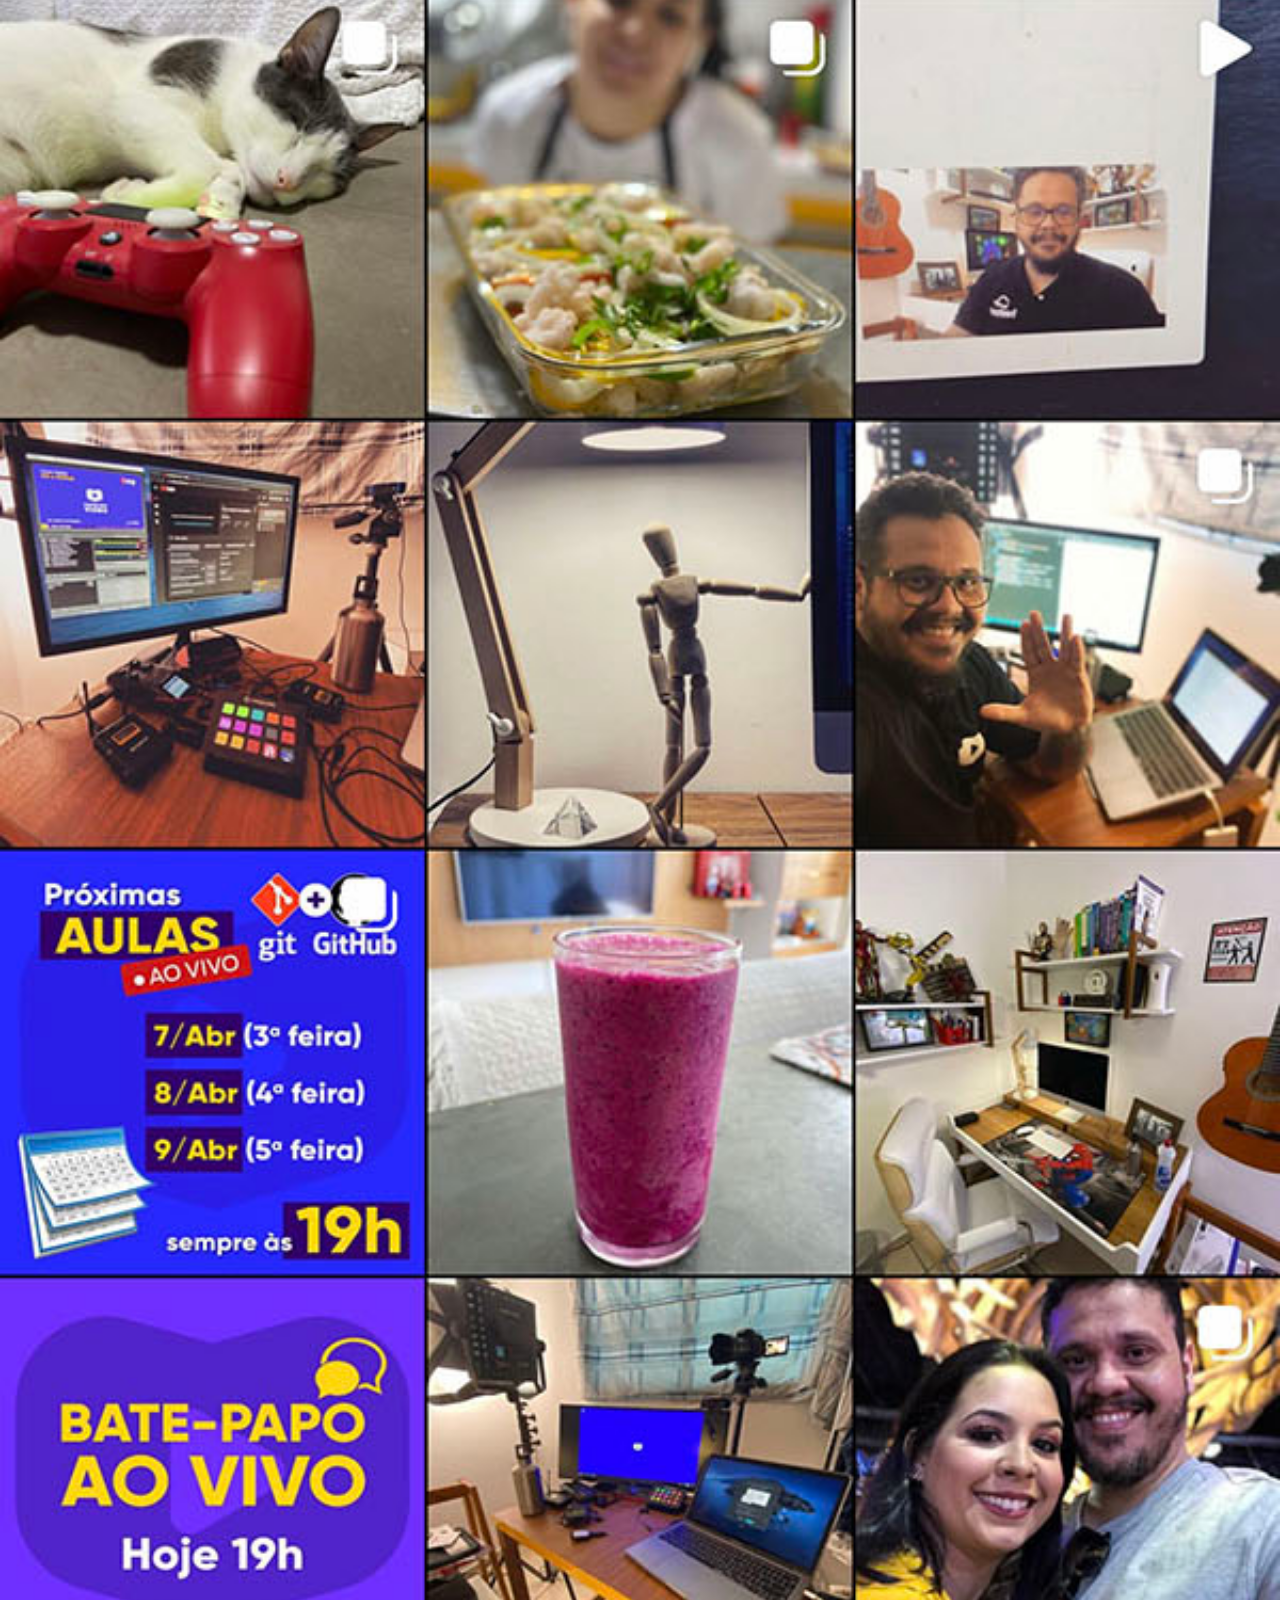
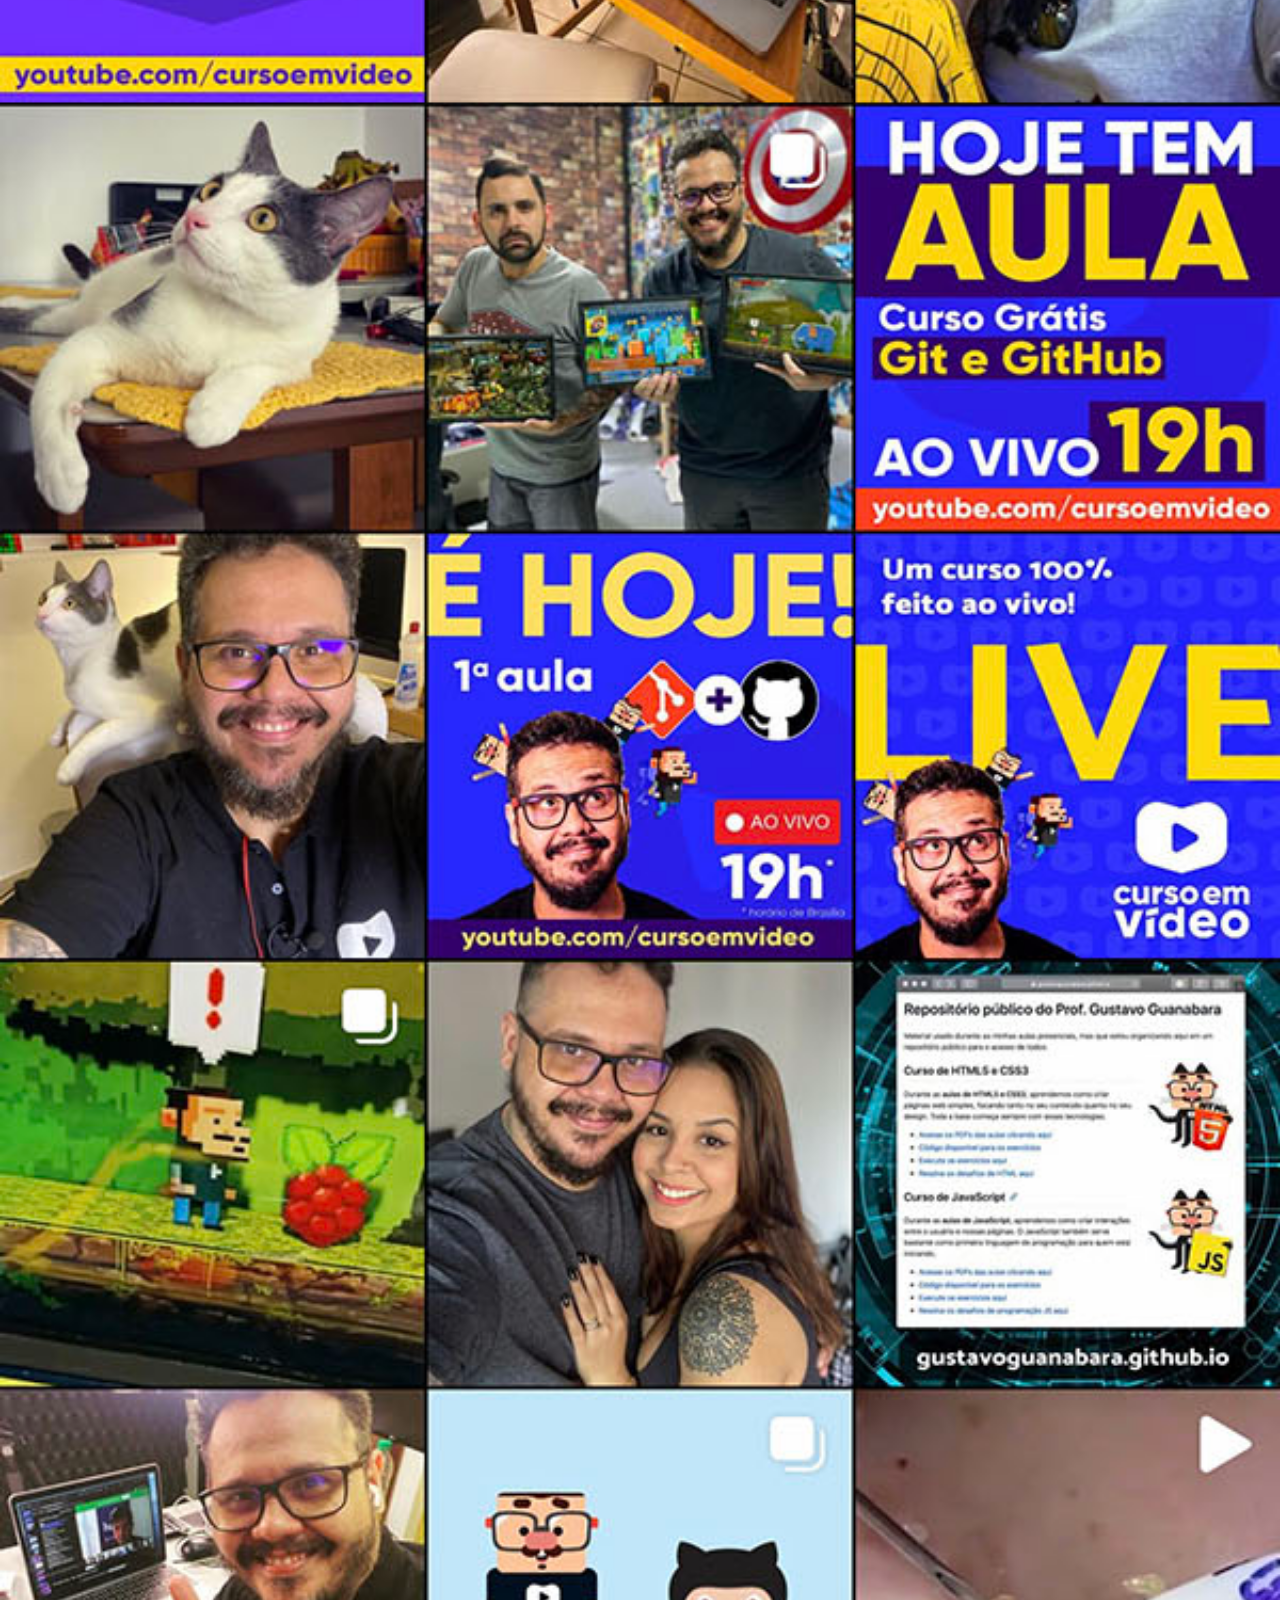
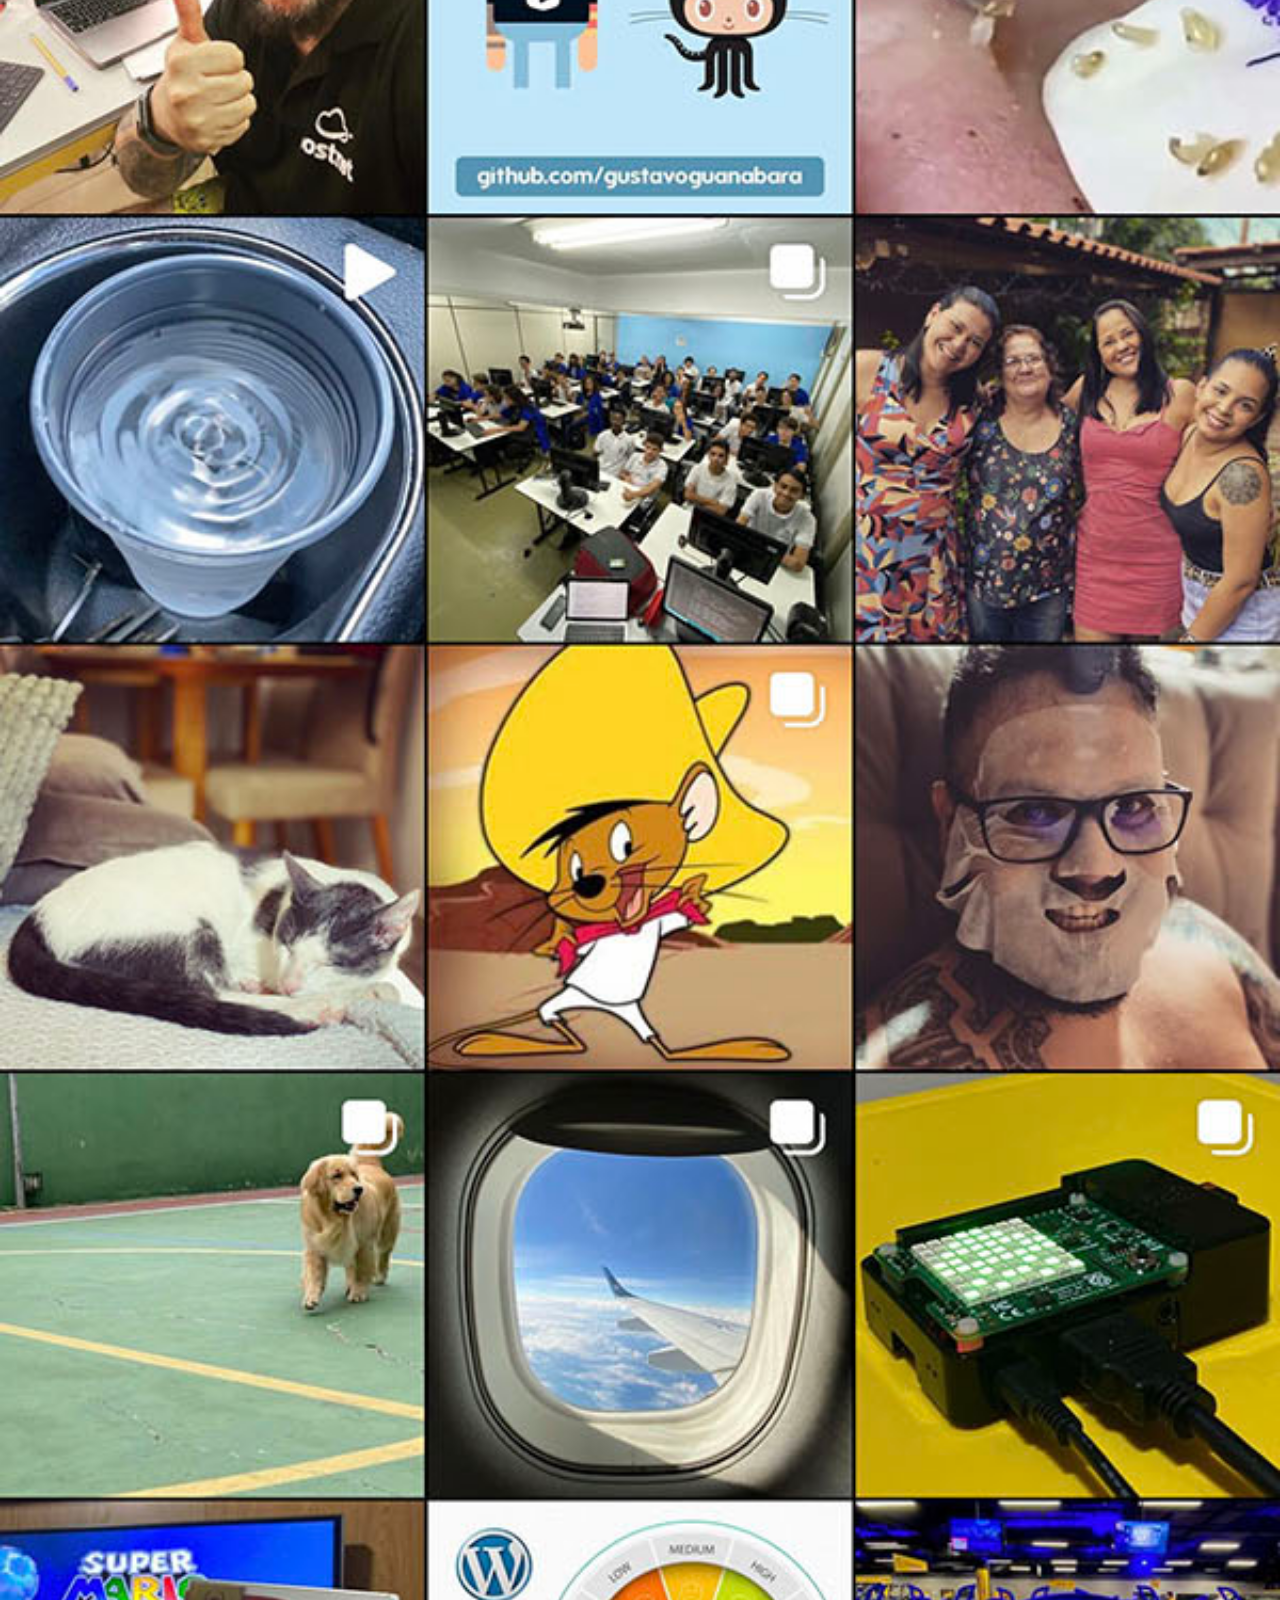
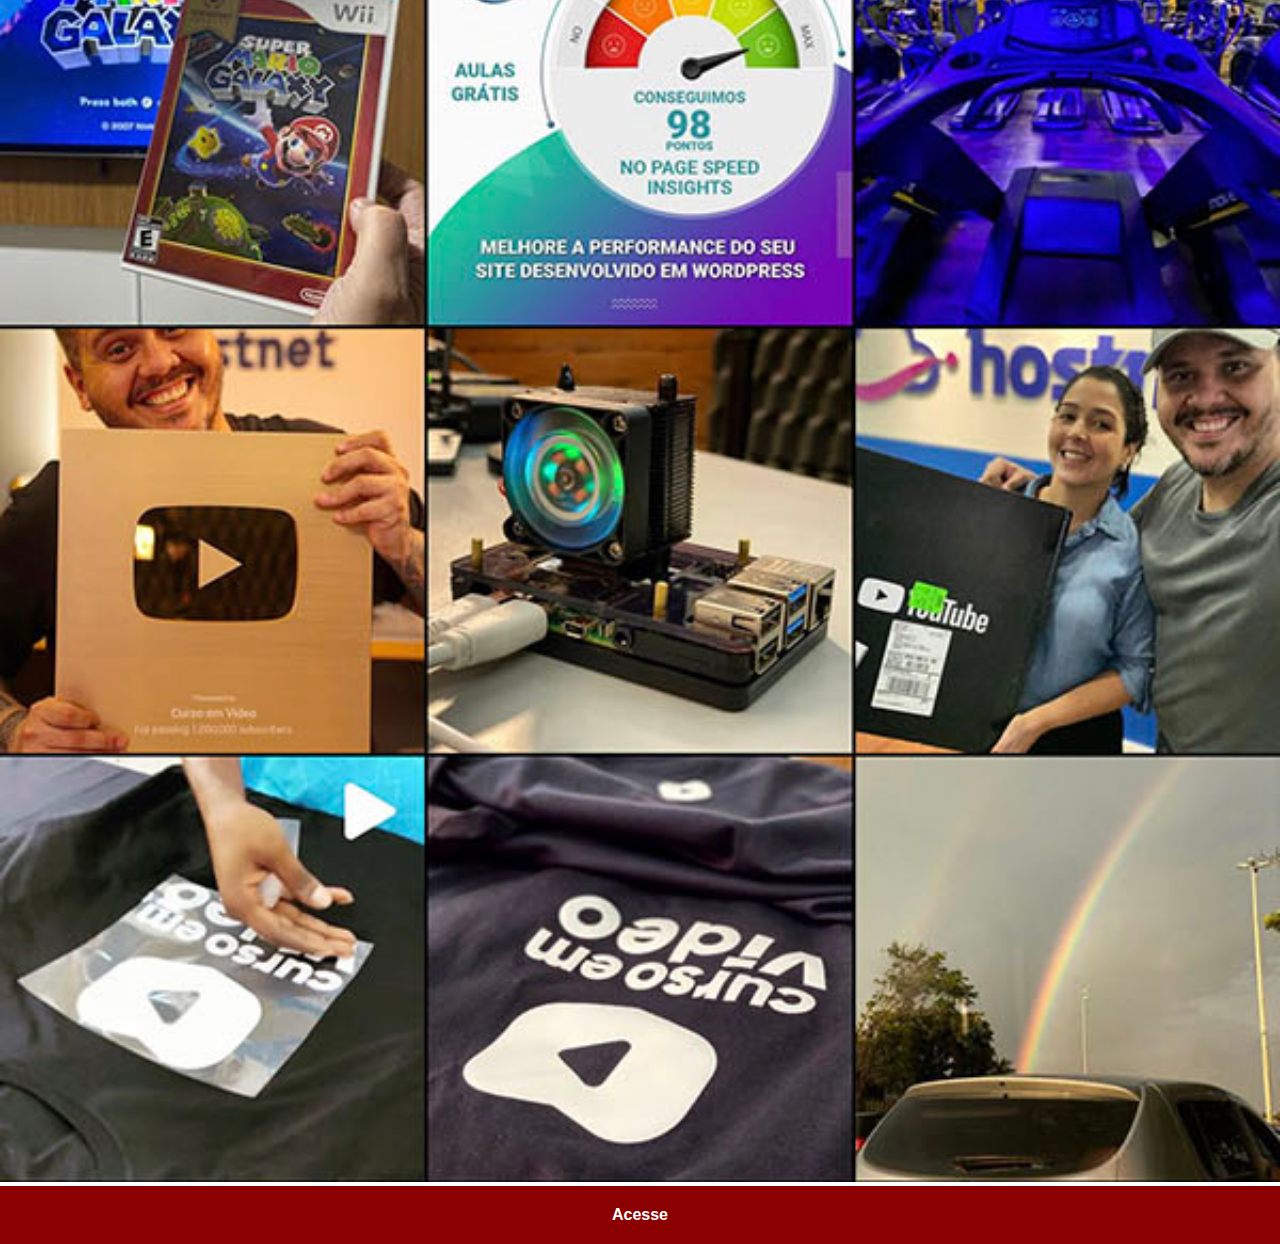
<file: instagram.html>
<!DOCTYPE html>
<html lang="pt-br">
<head>
    <meta charset="UTF-8">
    <meta name="viewport" content="width=device-width, initial-scale=1.0">
    <title>Instagram</title>
    <link rel="stylesheet" href="estilos/social.css">
</head>
<body>
    <img src="imagens/tela-instagram.jpg" alt="Instagram">
    <a href="https://www.instagram.com/gustavoguanabara/" target="_blank">Acesse</a>
    
</body>
</html>
</file>
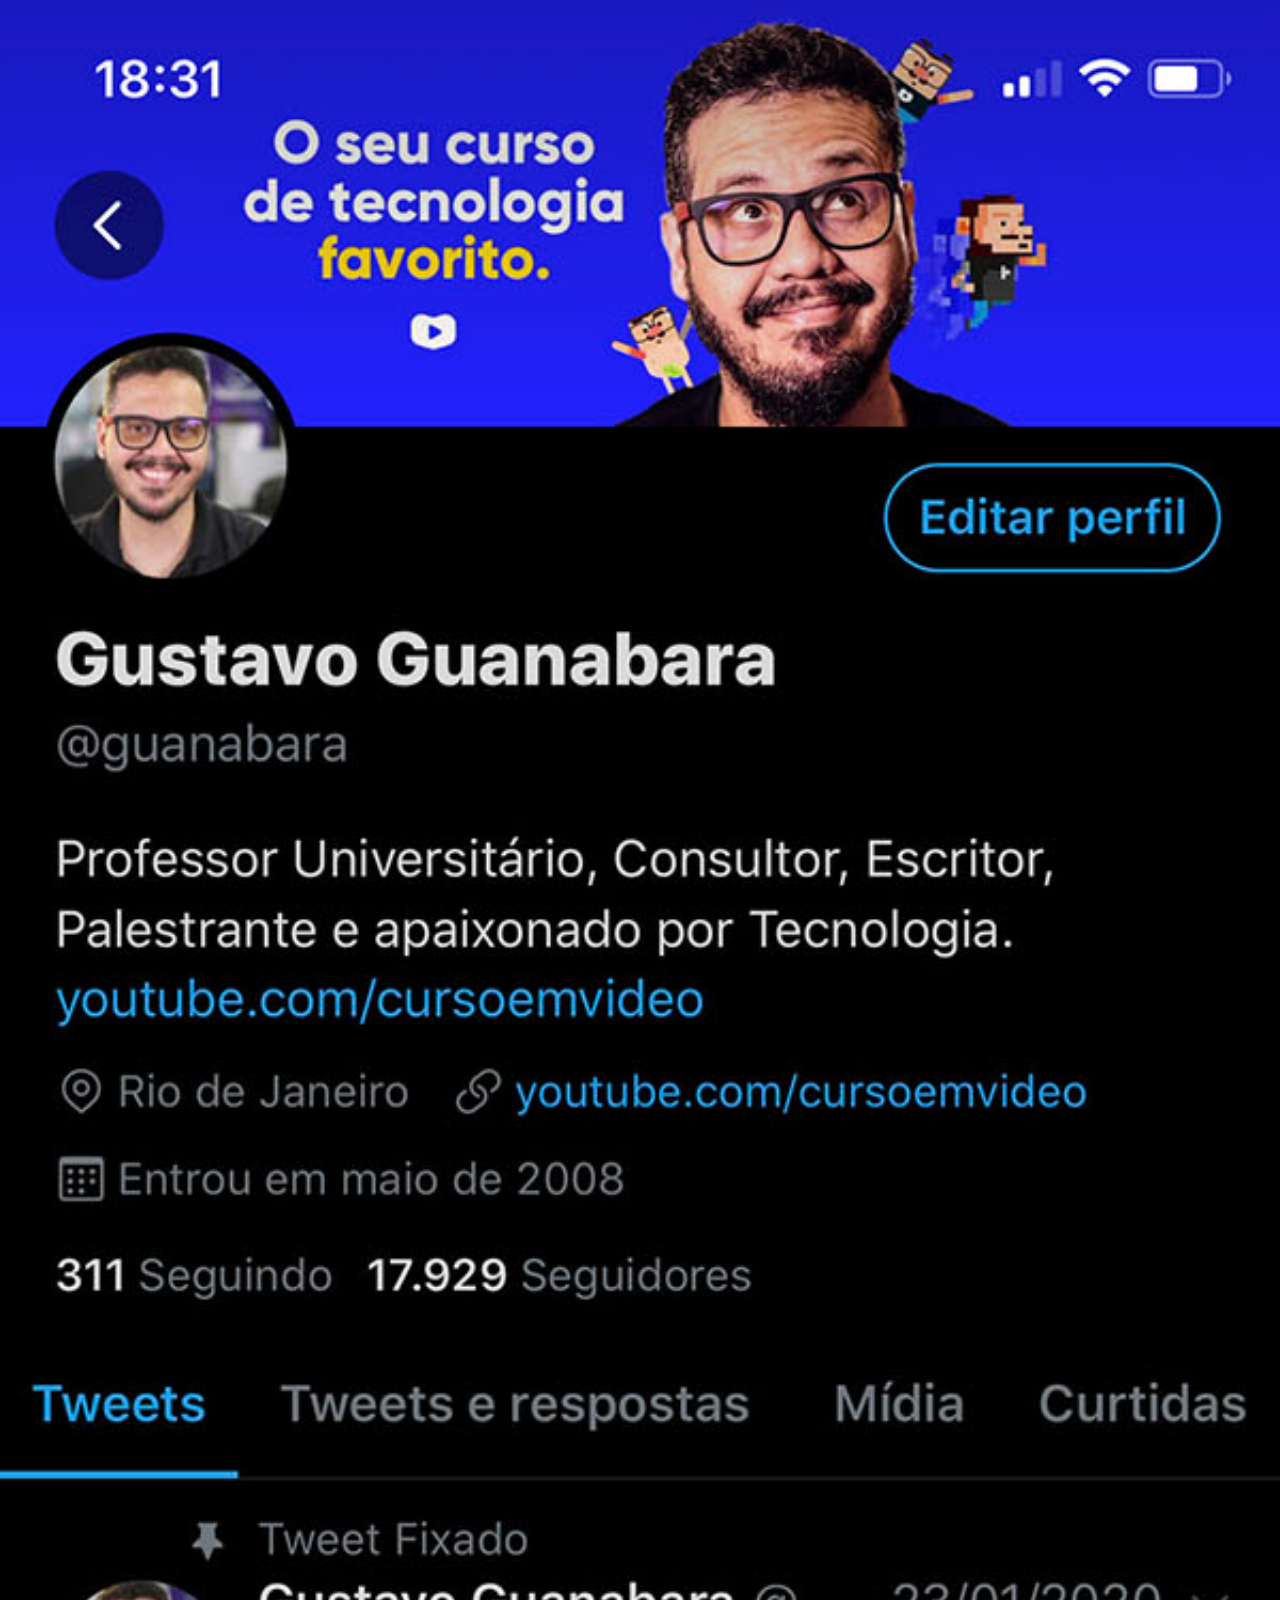
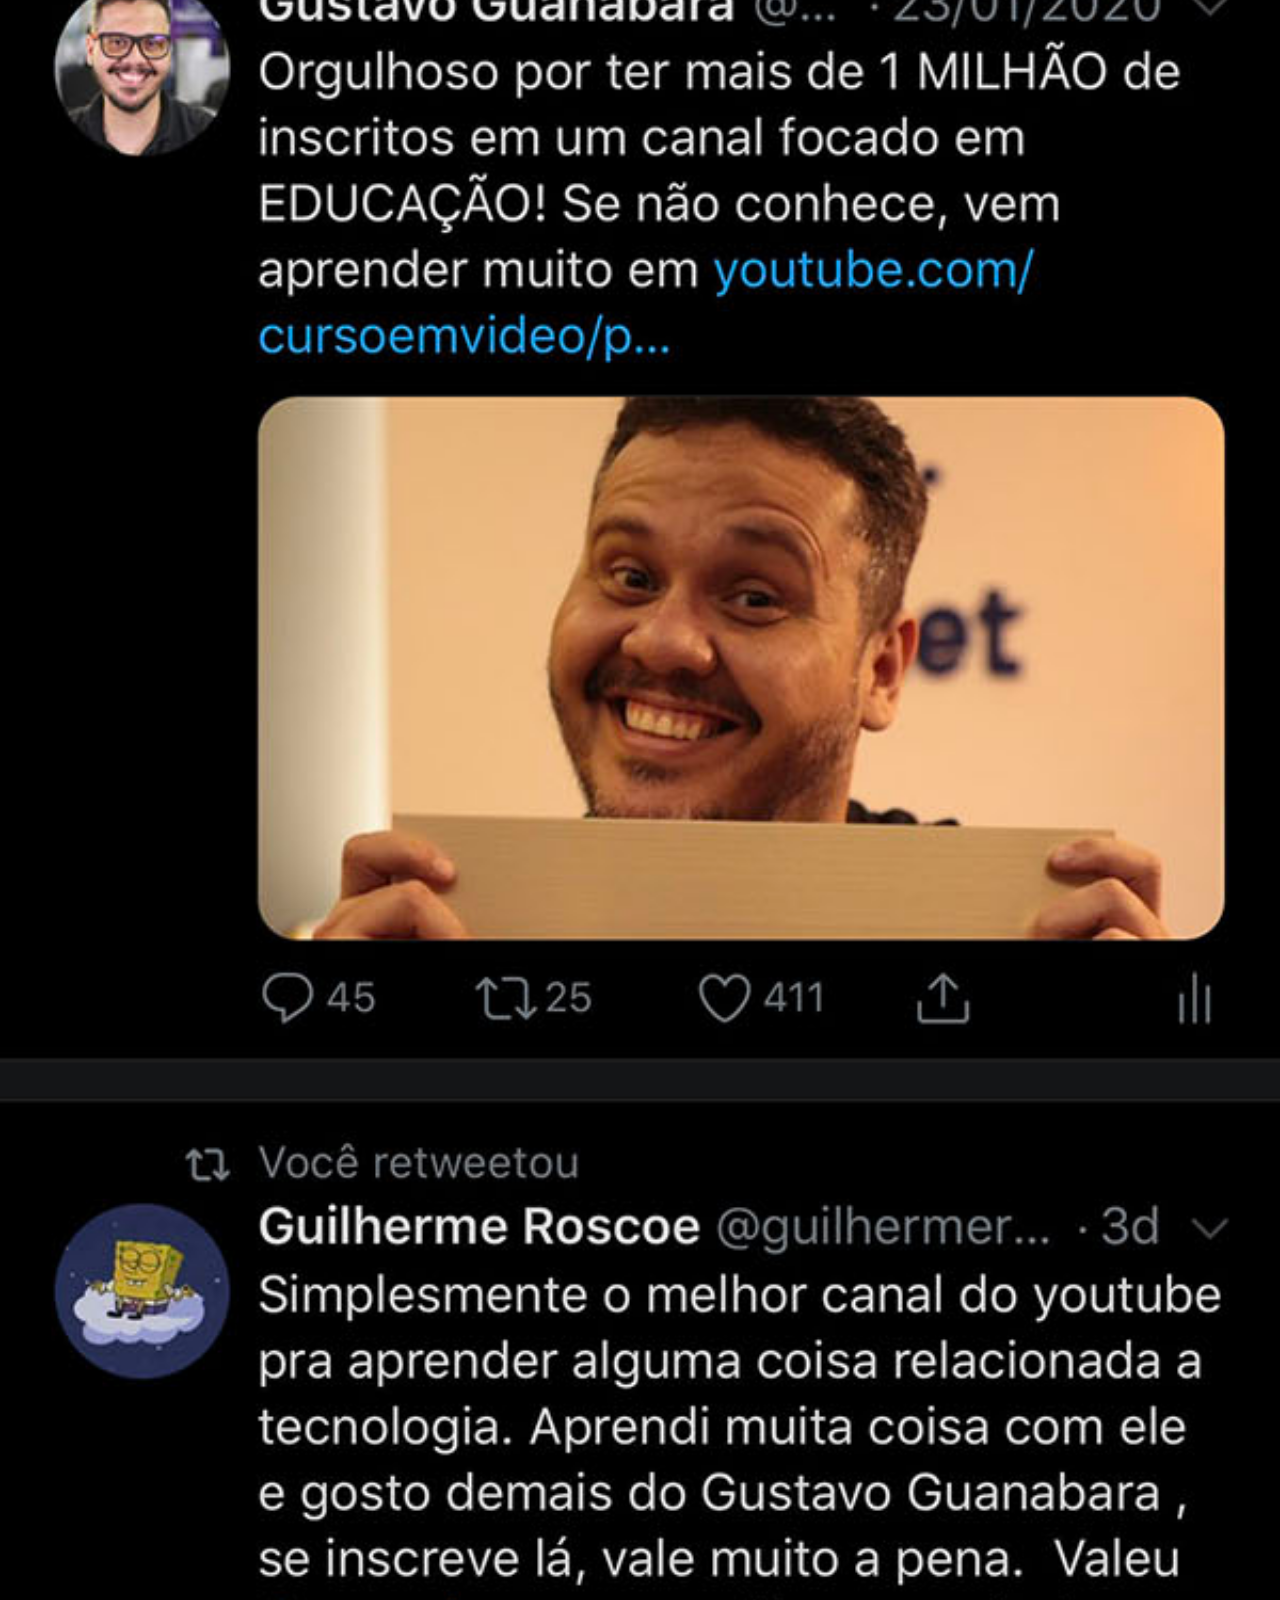
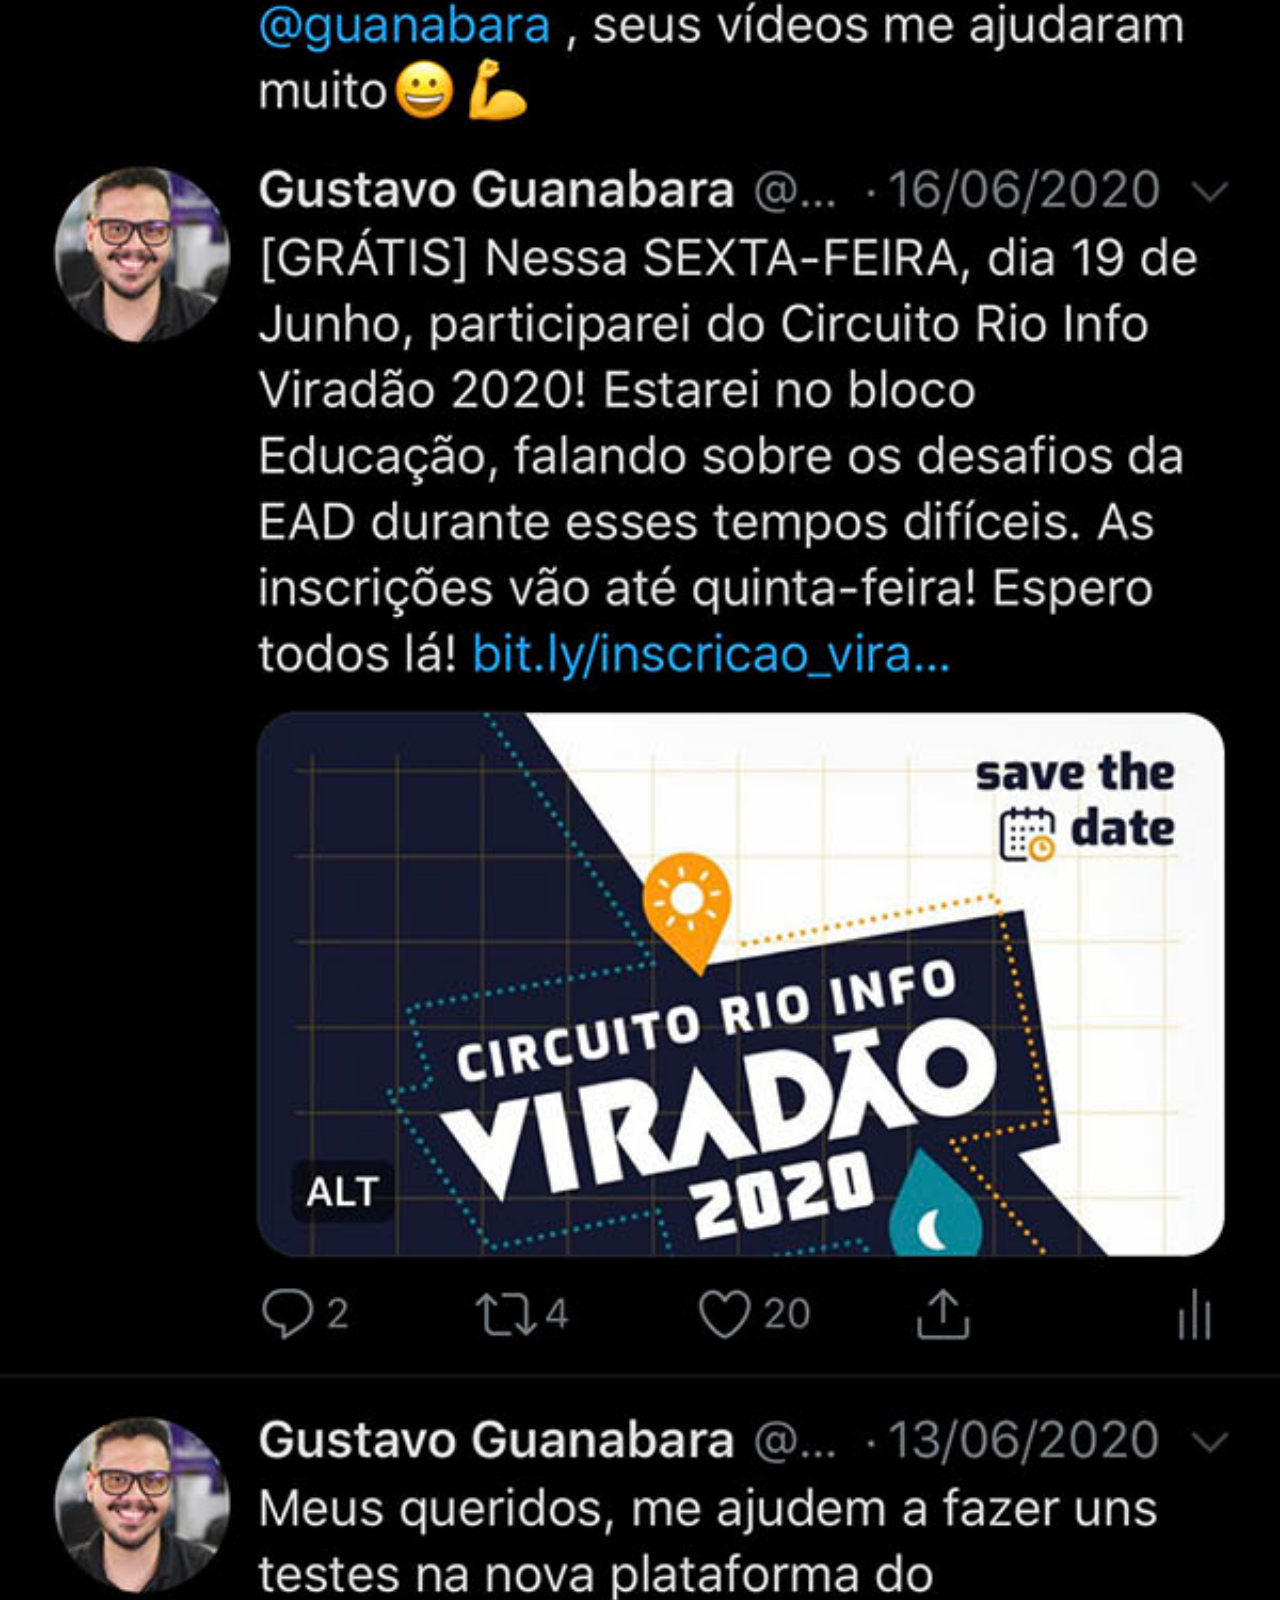
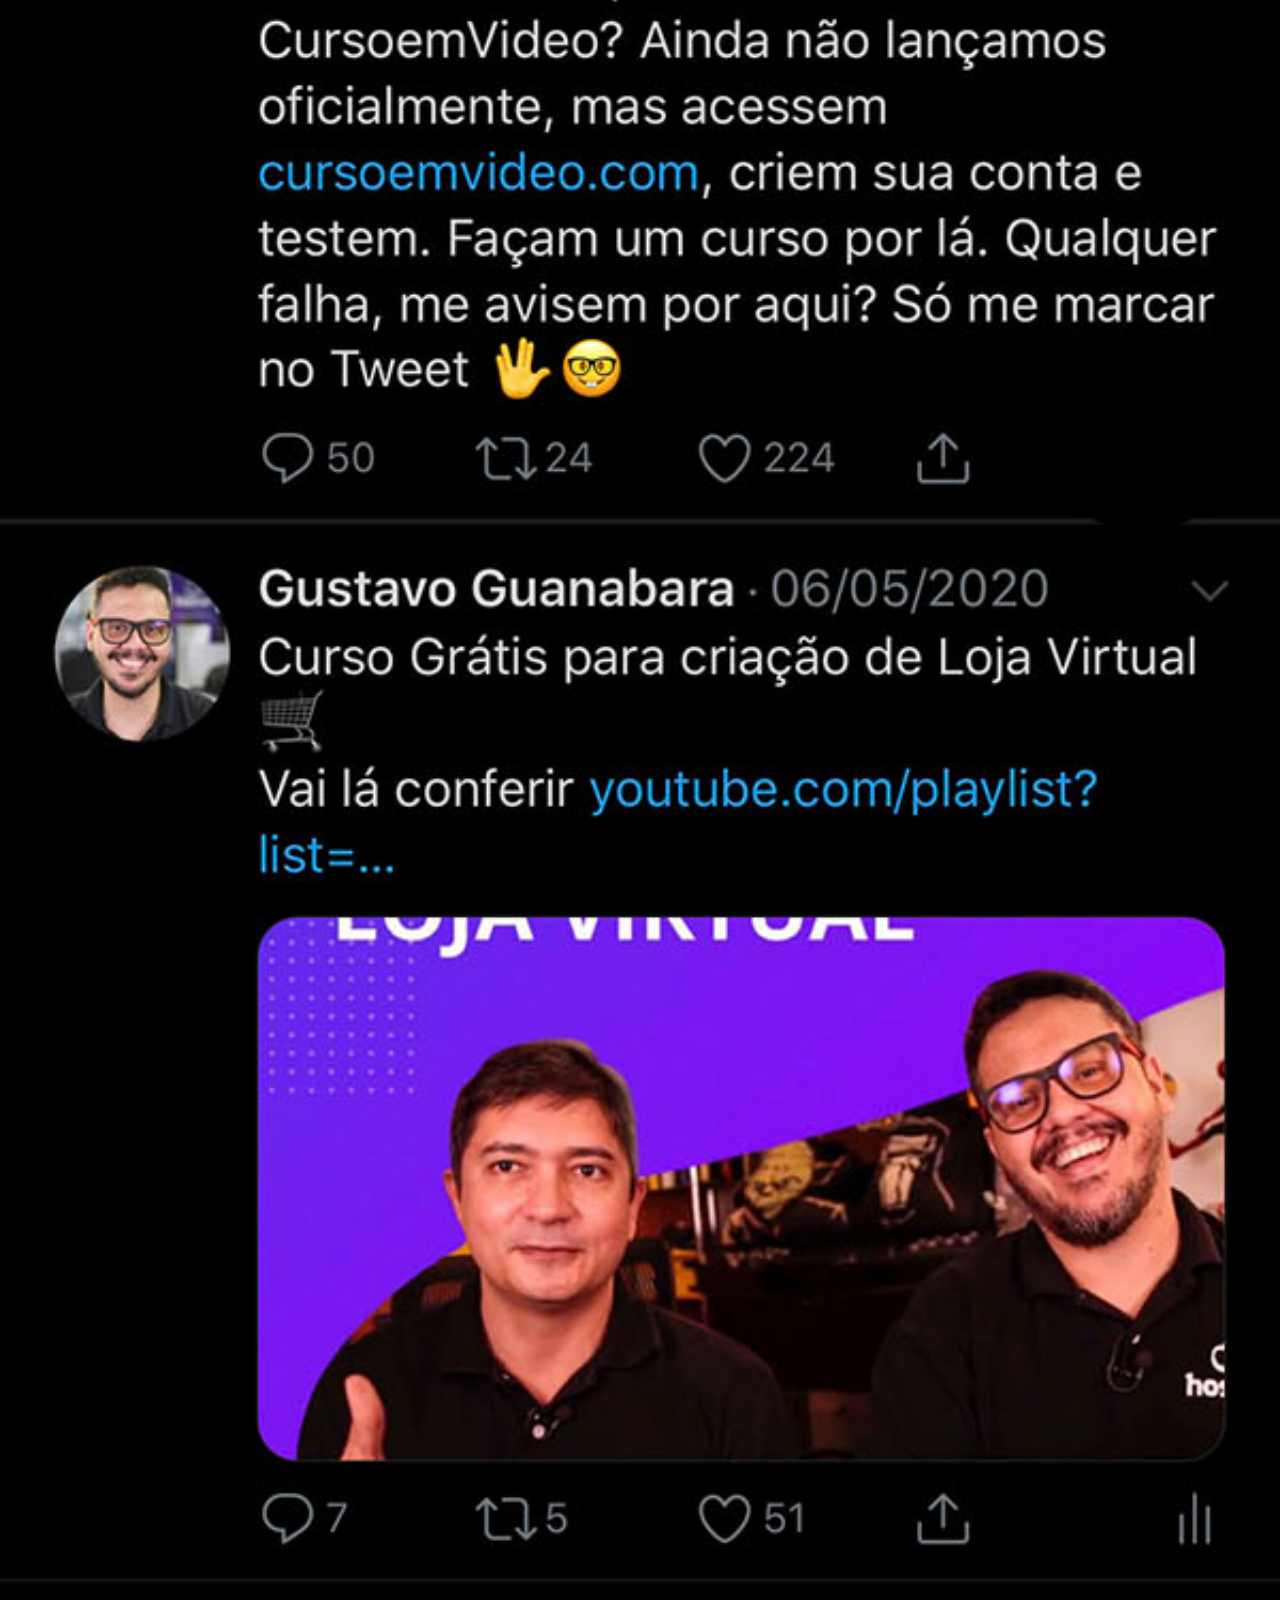
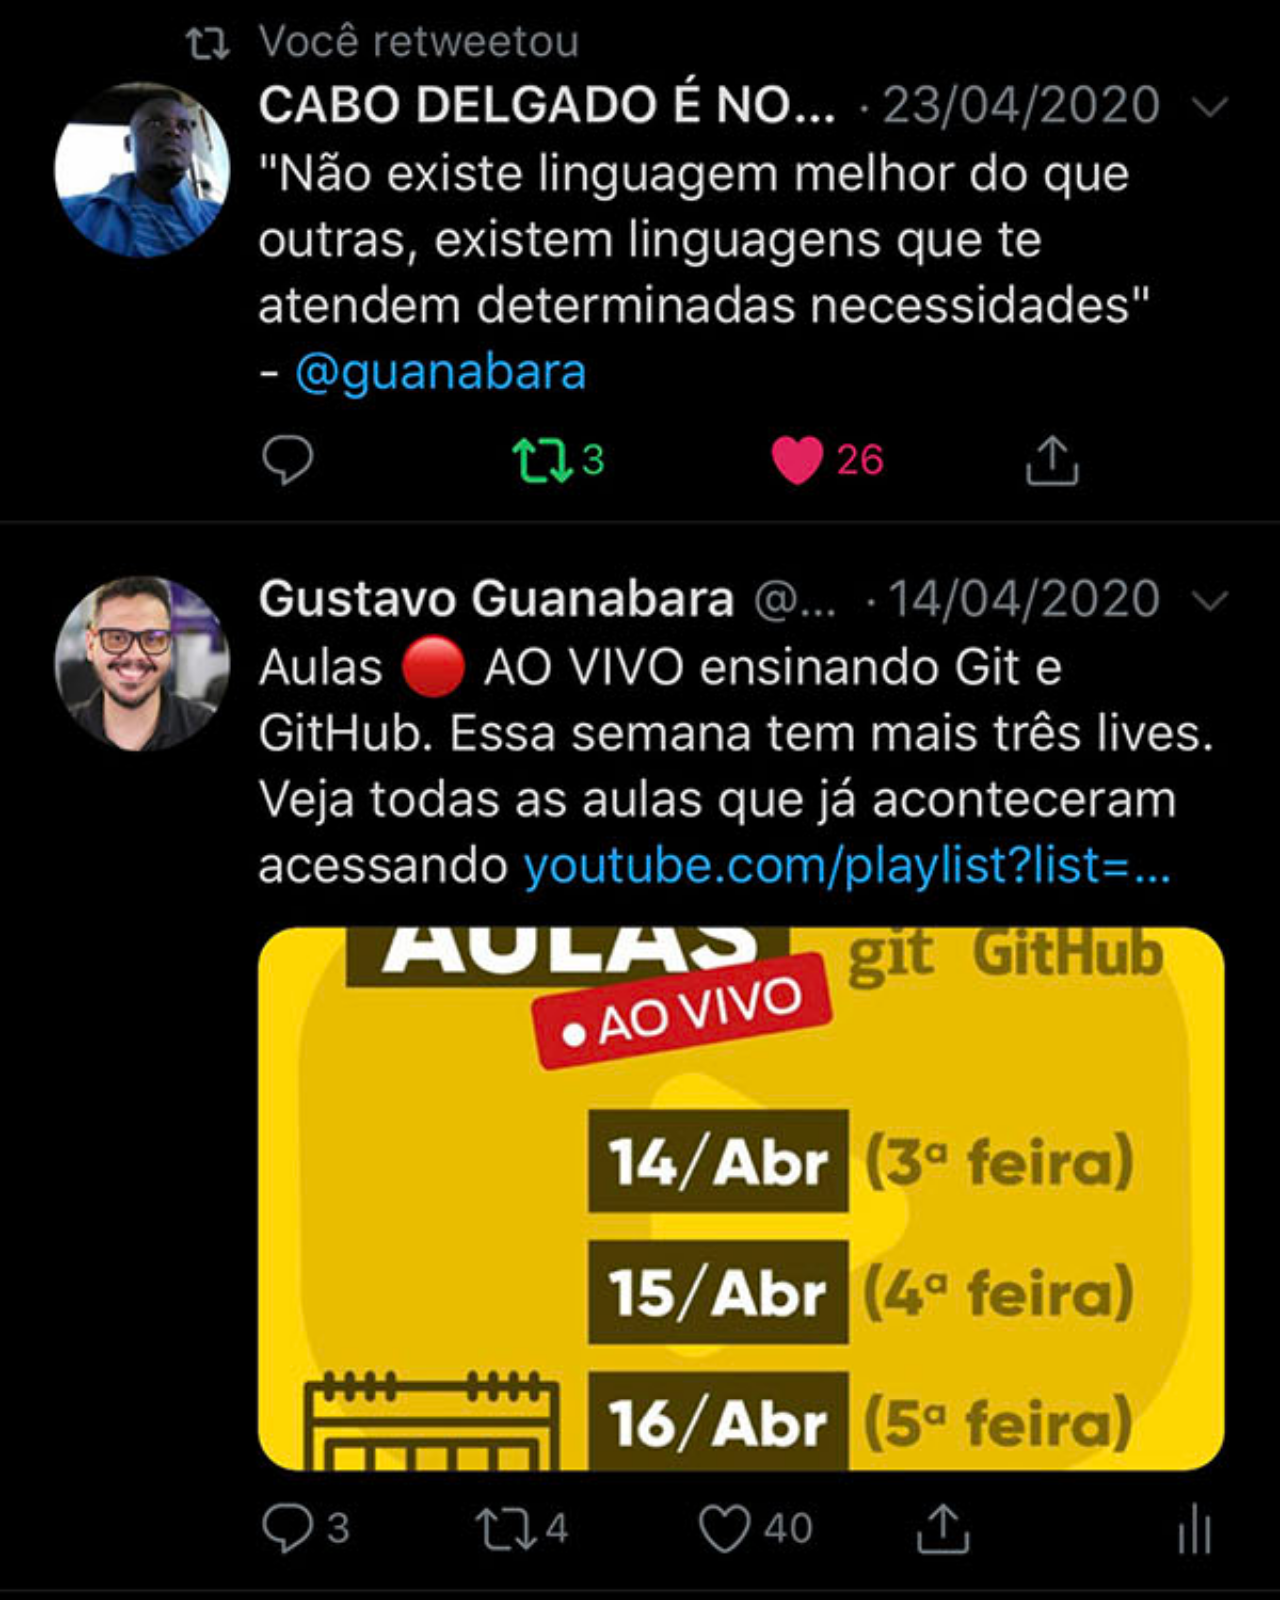
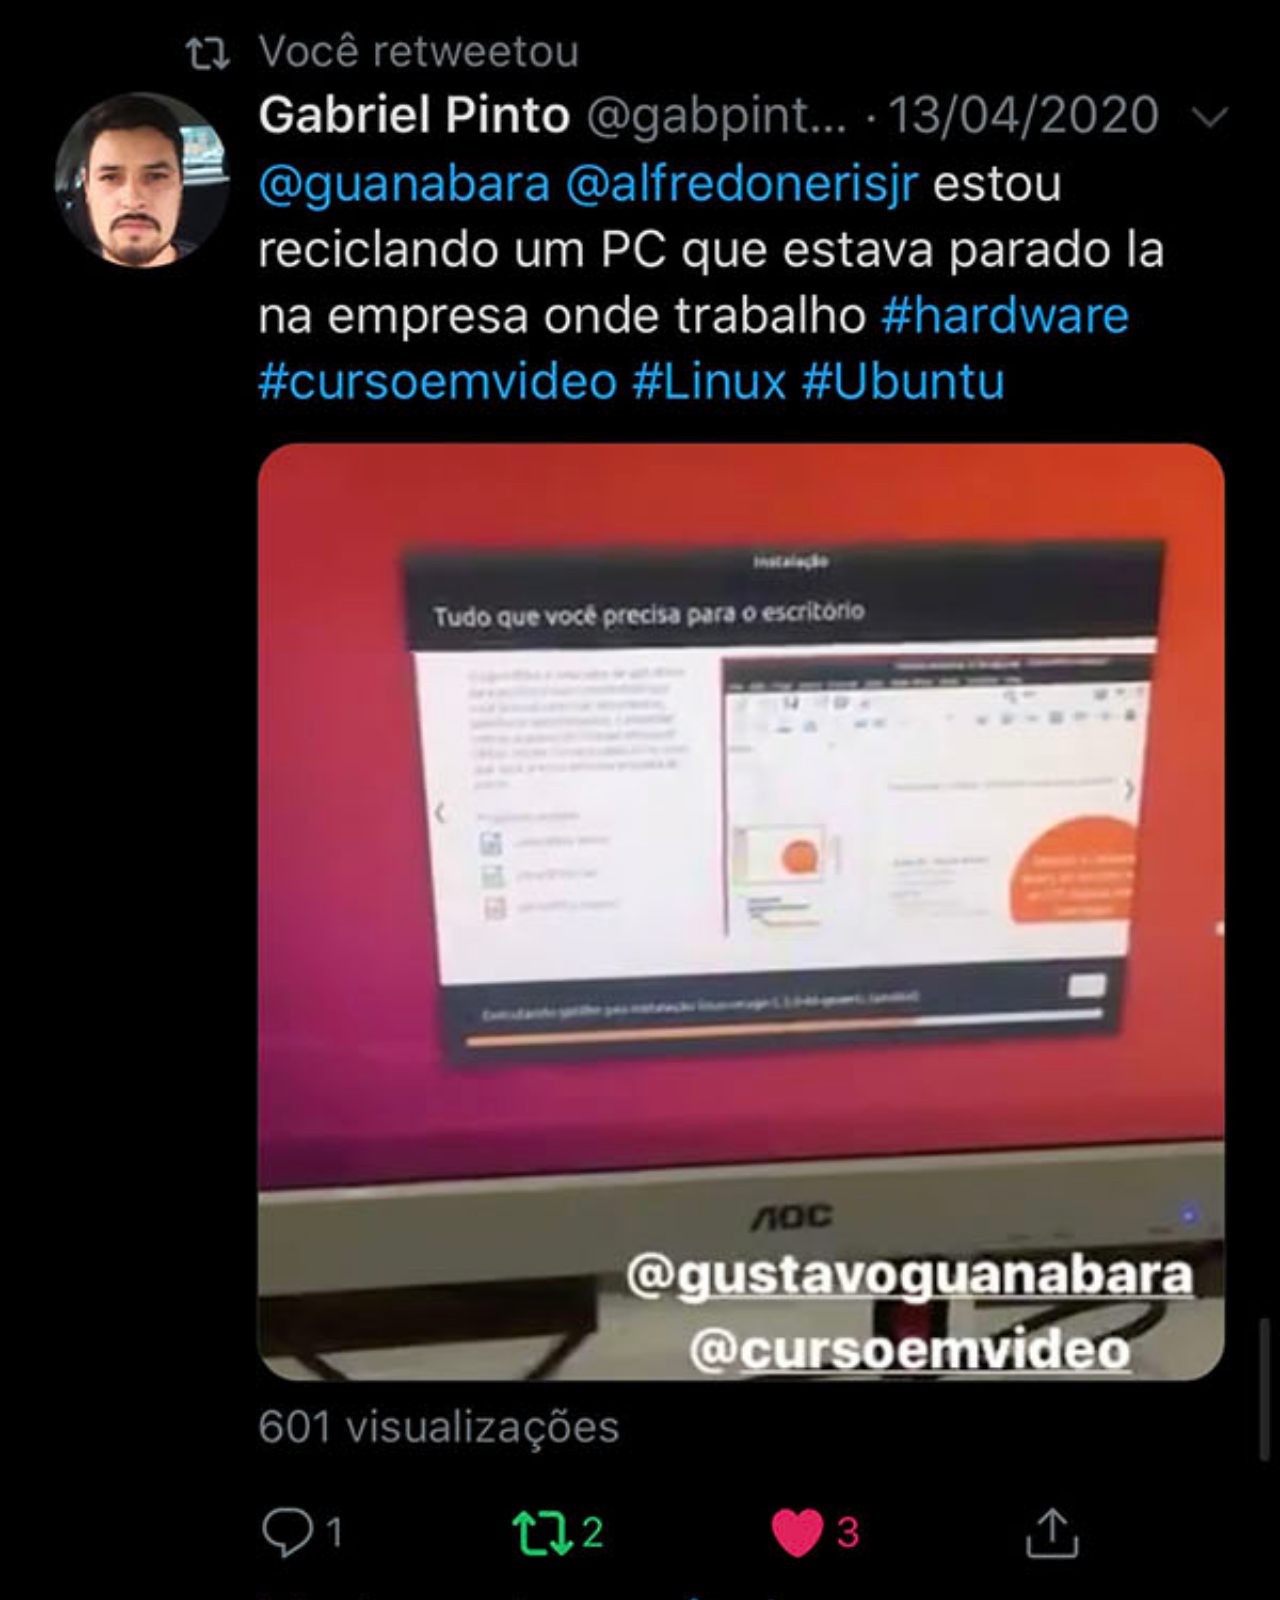
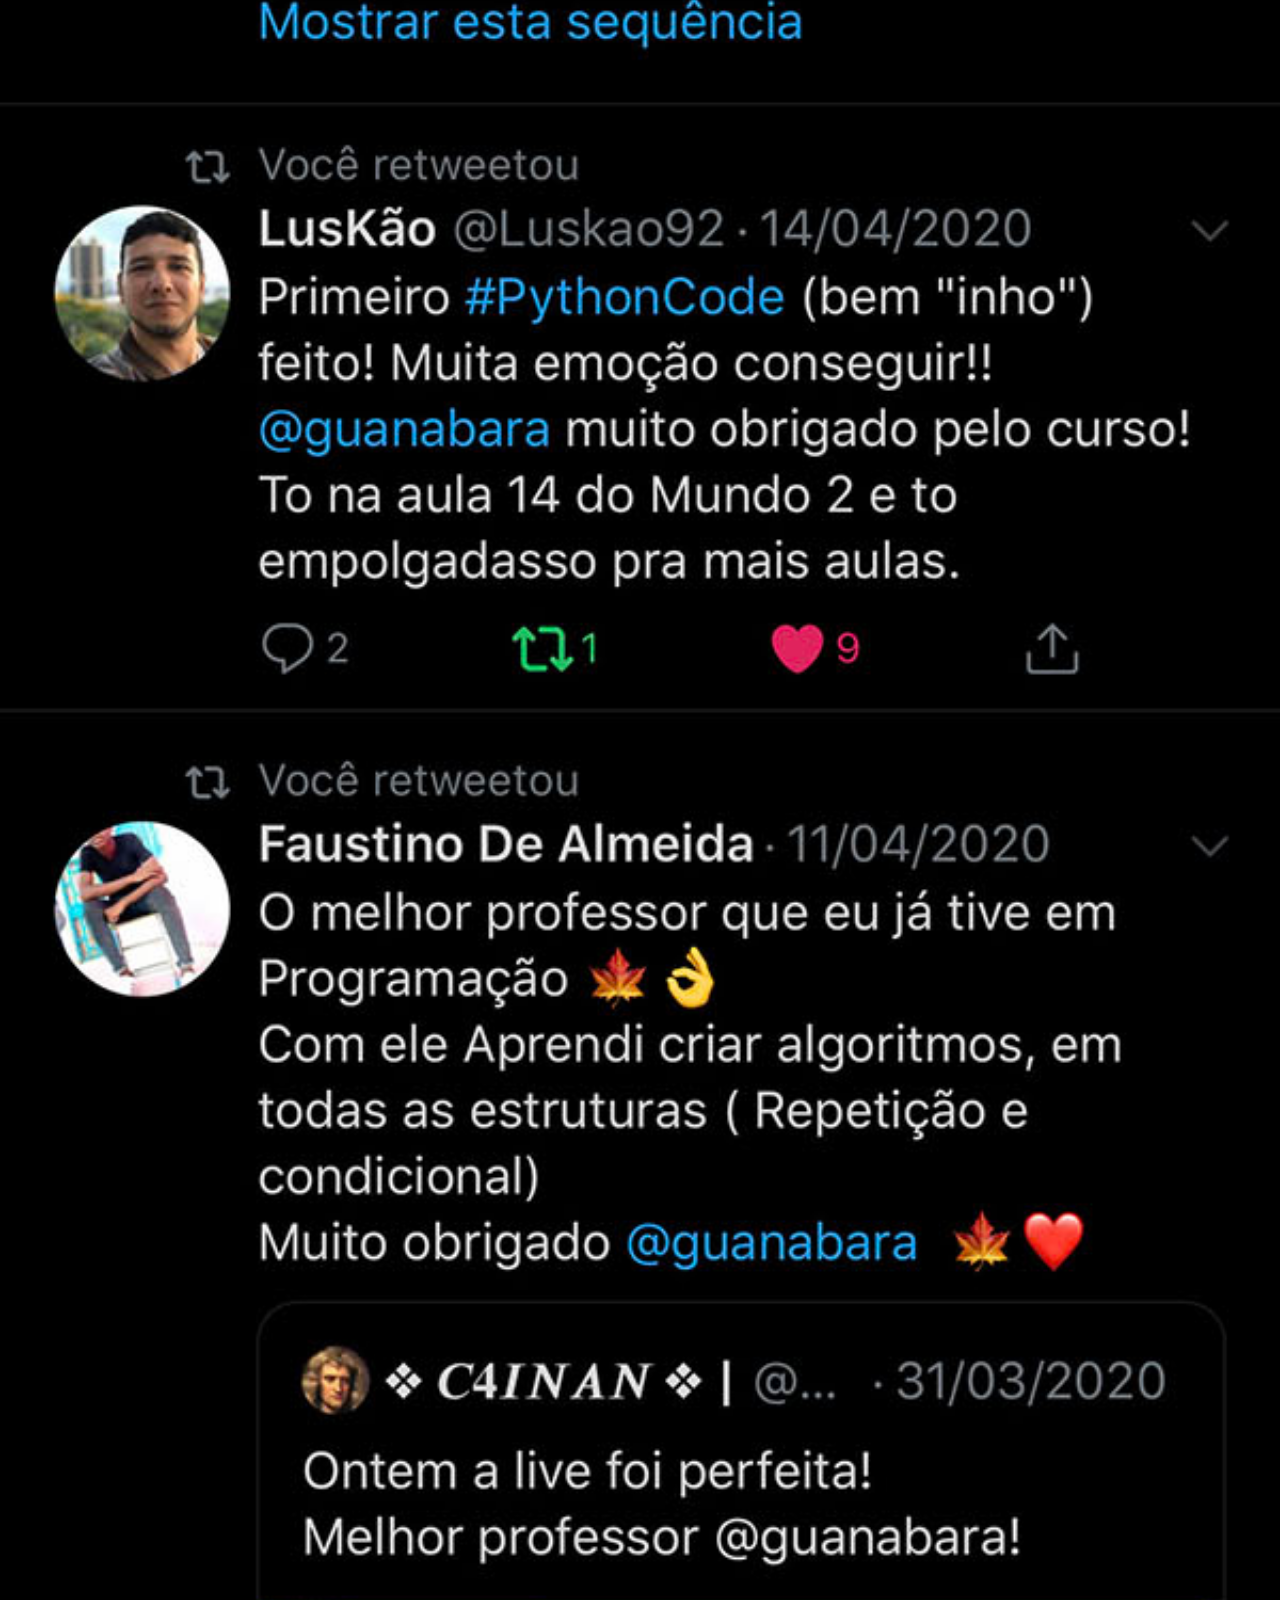
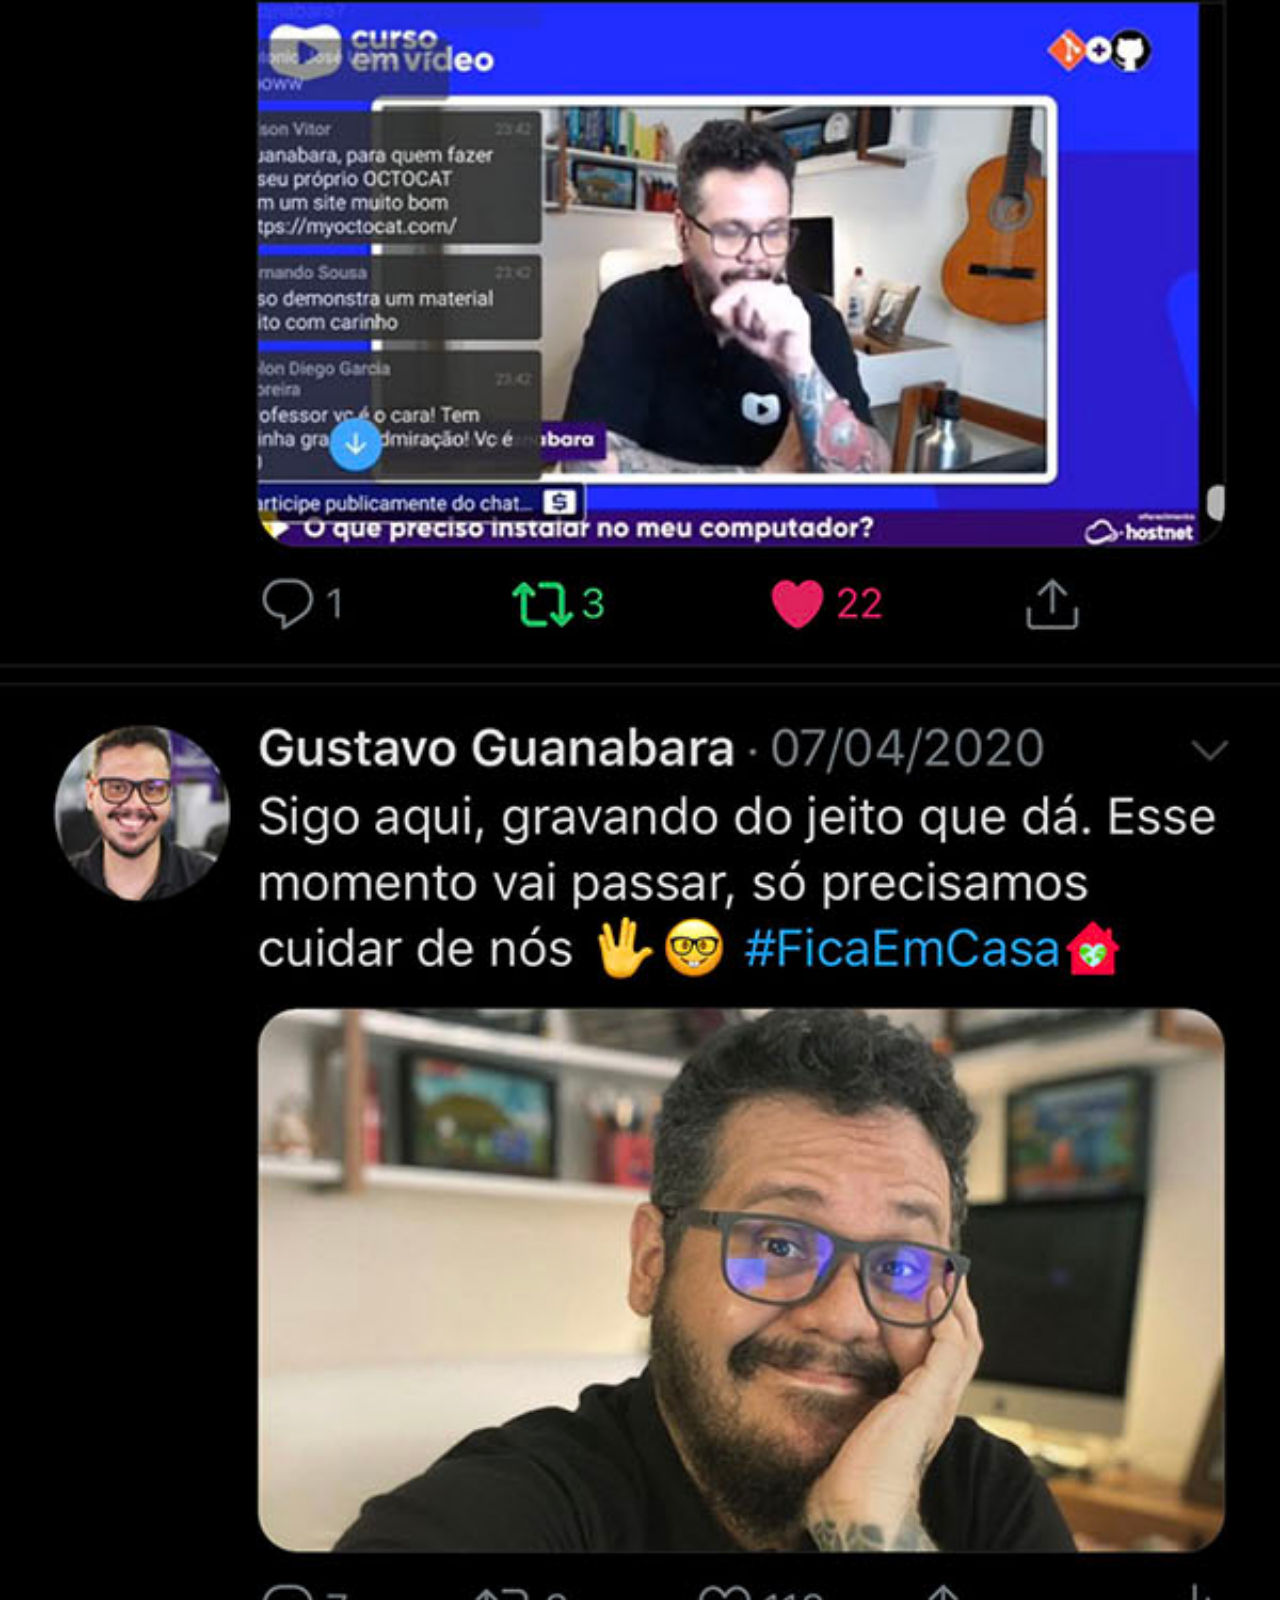
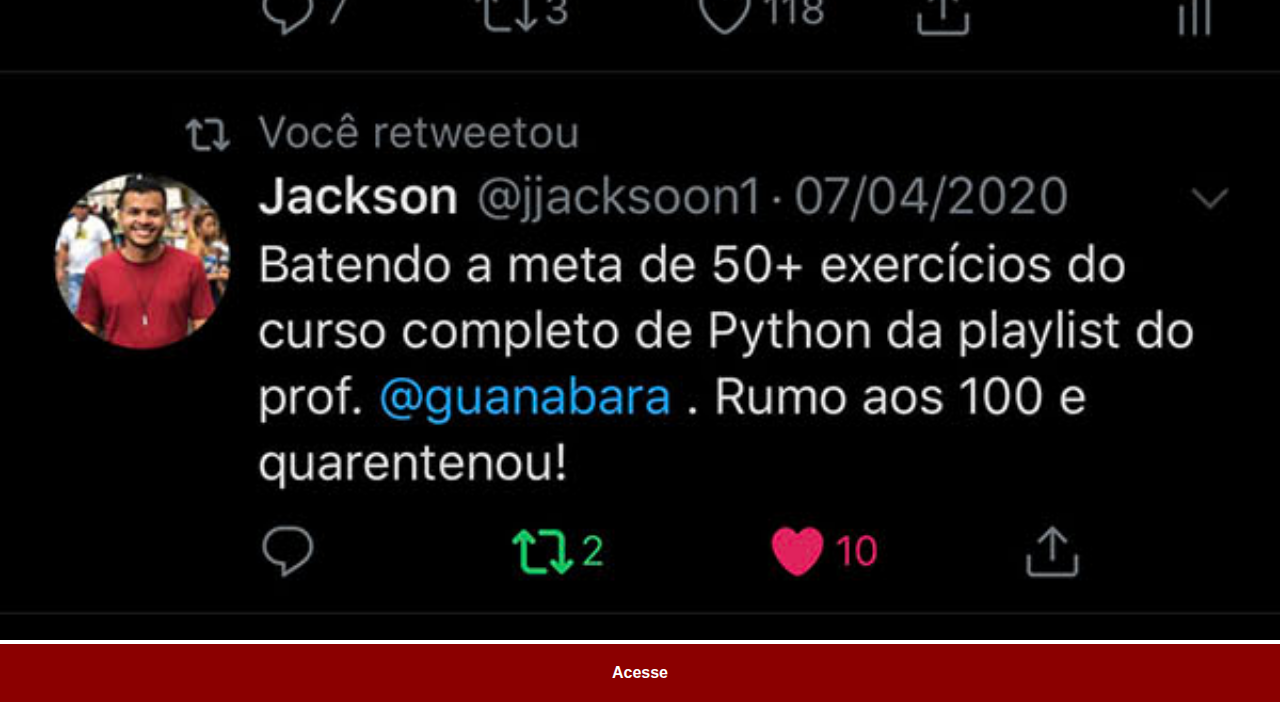
<file: twitter.html>
<!DOCTYPE html>
<html lang="pt-br">
<head>
    <meta charset="UTF-8">
    <meta name="viewport" content="width=device-width, initial-scale=1.0">
    <title>Twitter</title>
    <link rel="stylesheet" href="estilos/social.css">
</head>
<body>
    <img src="imagens/tela-twitter.jpg" alt="Twitter">
    <a href="https://twitter.com/guanabara?ref_src=twsrc%5Egoogle%7Ctwcamp%5Eserp%7Ctwgr%5Eauthor" target="_blank">Acesse</a>
</body>
</html>
</file>
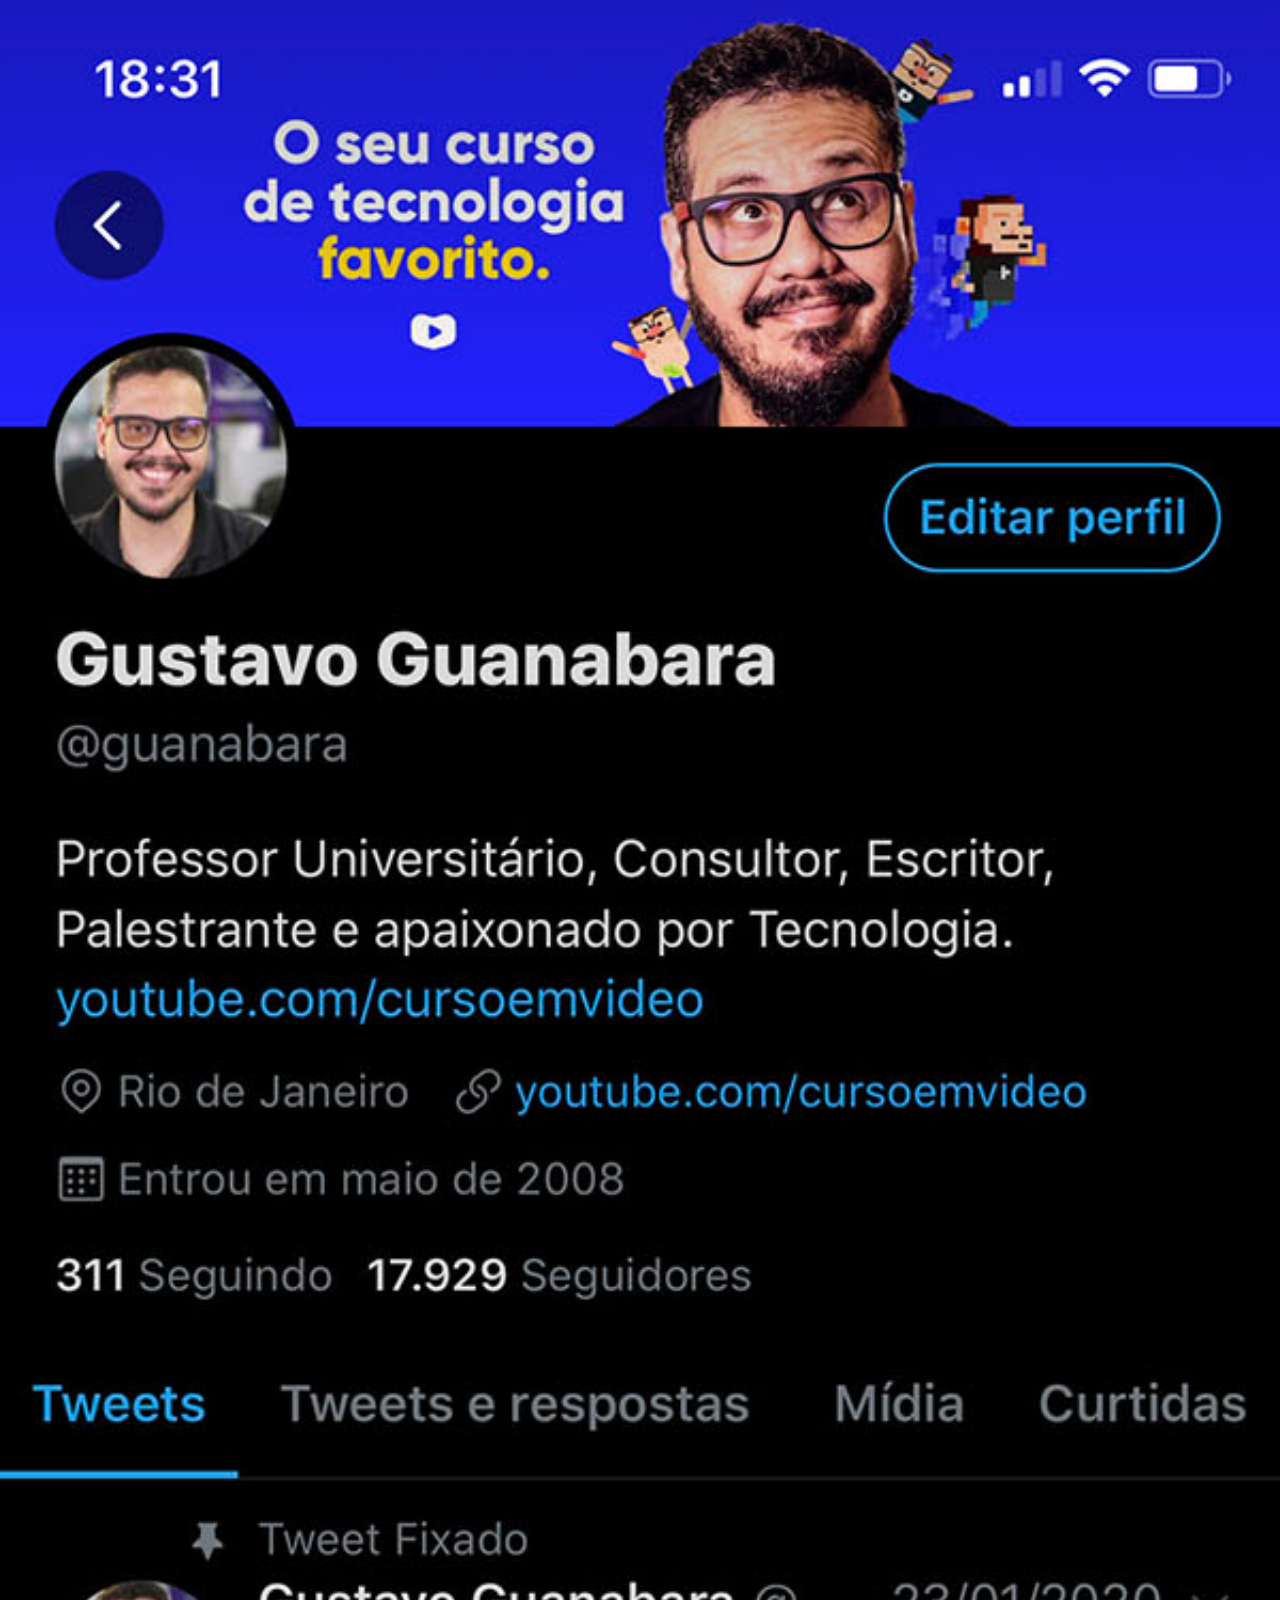
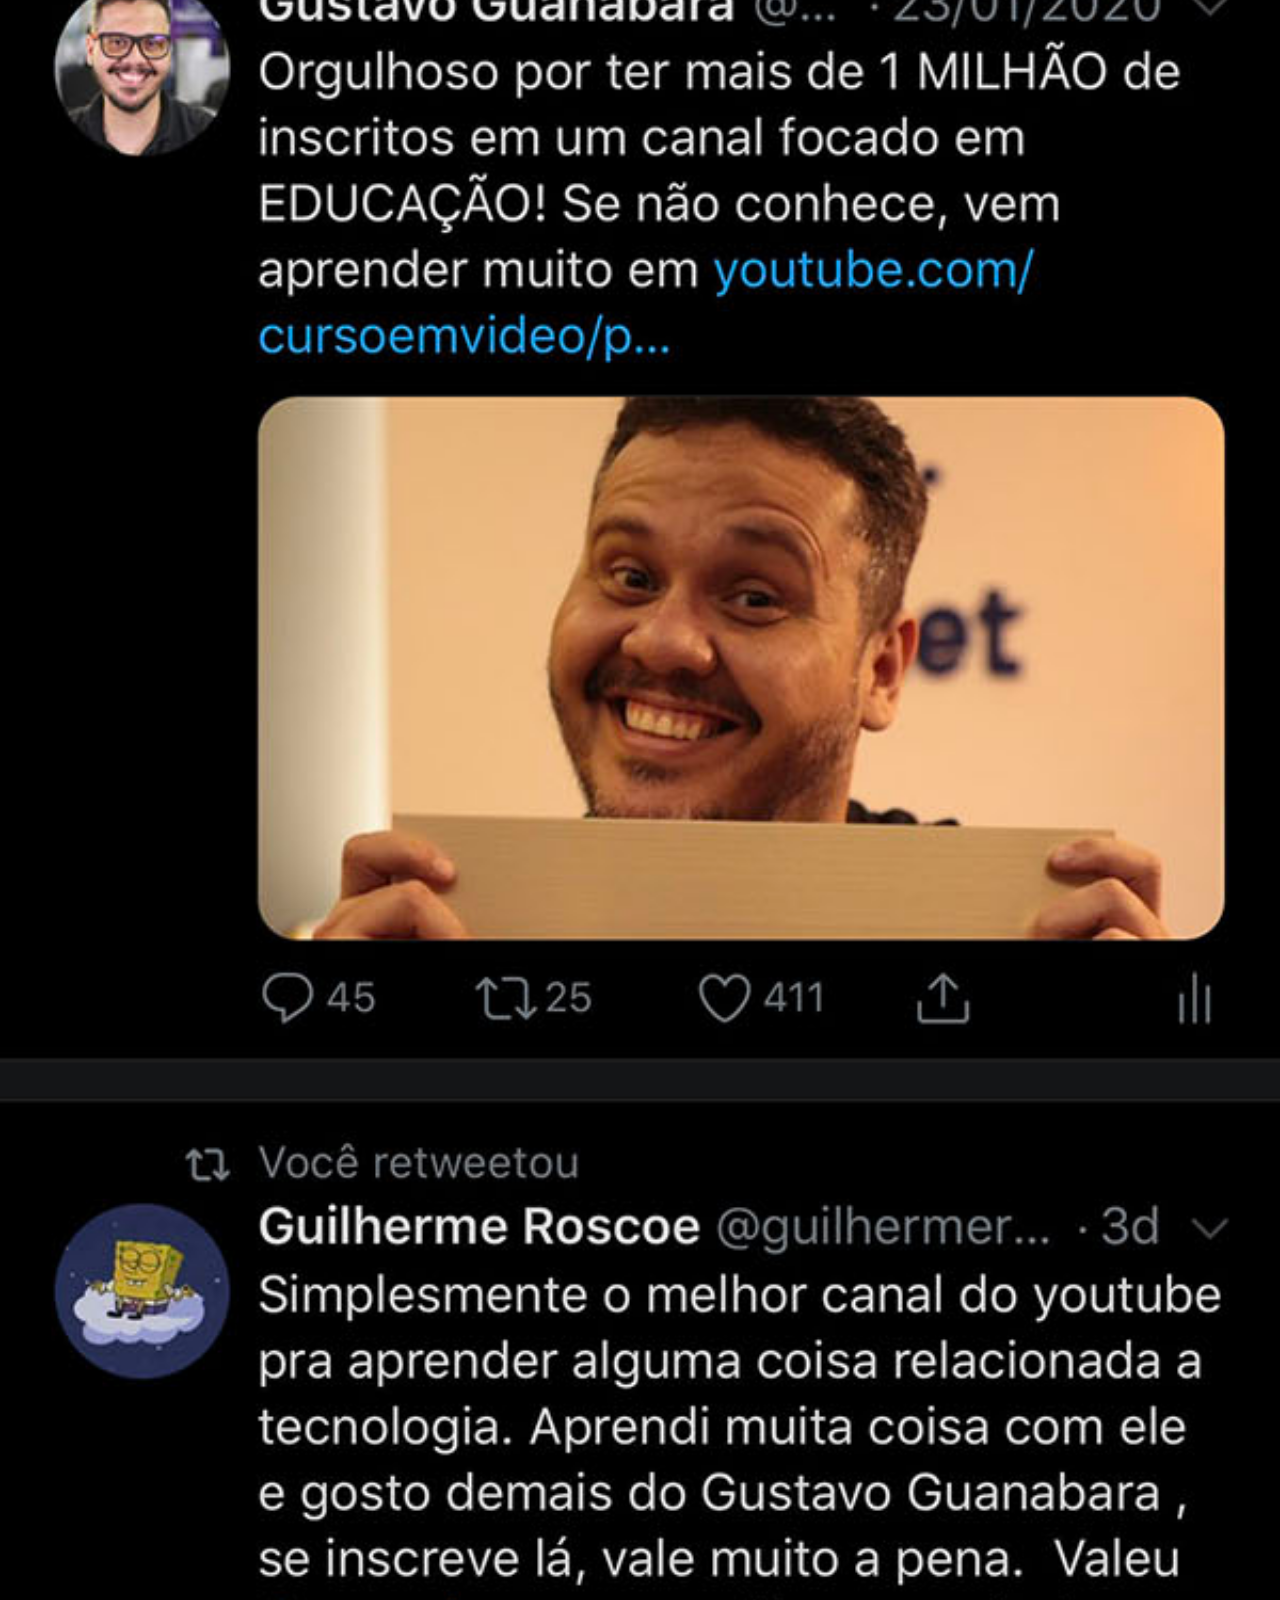
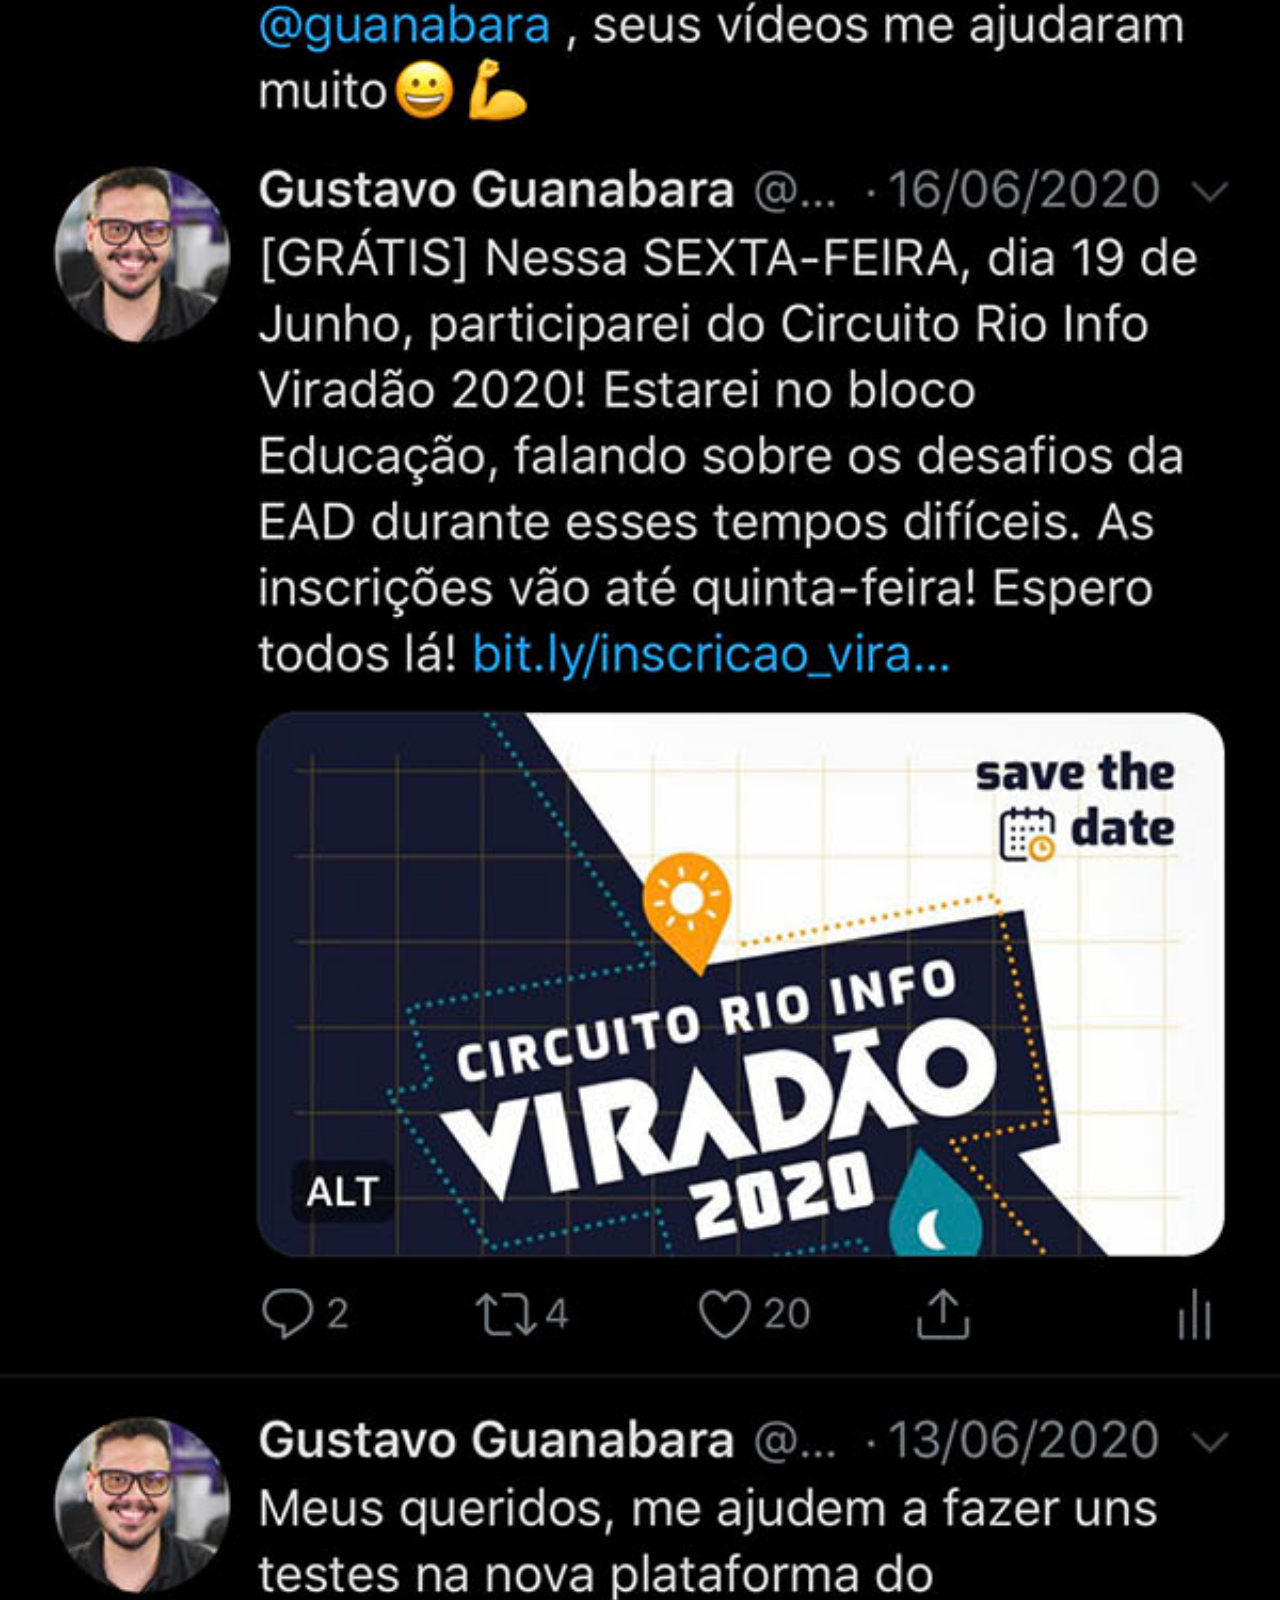
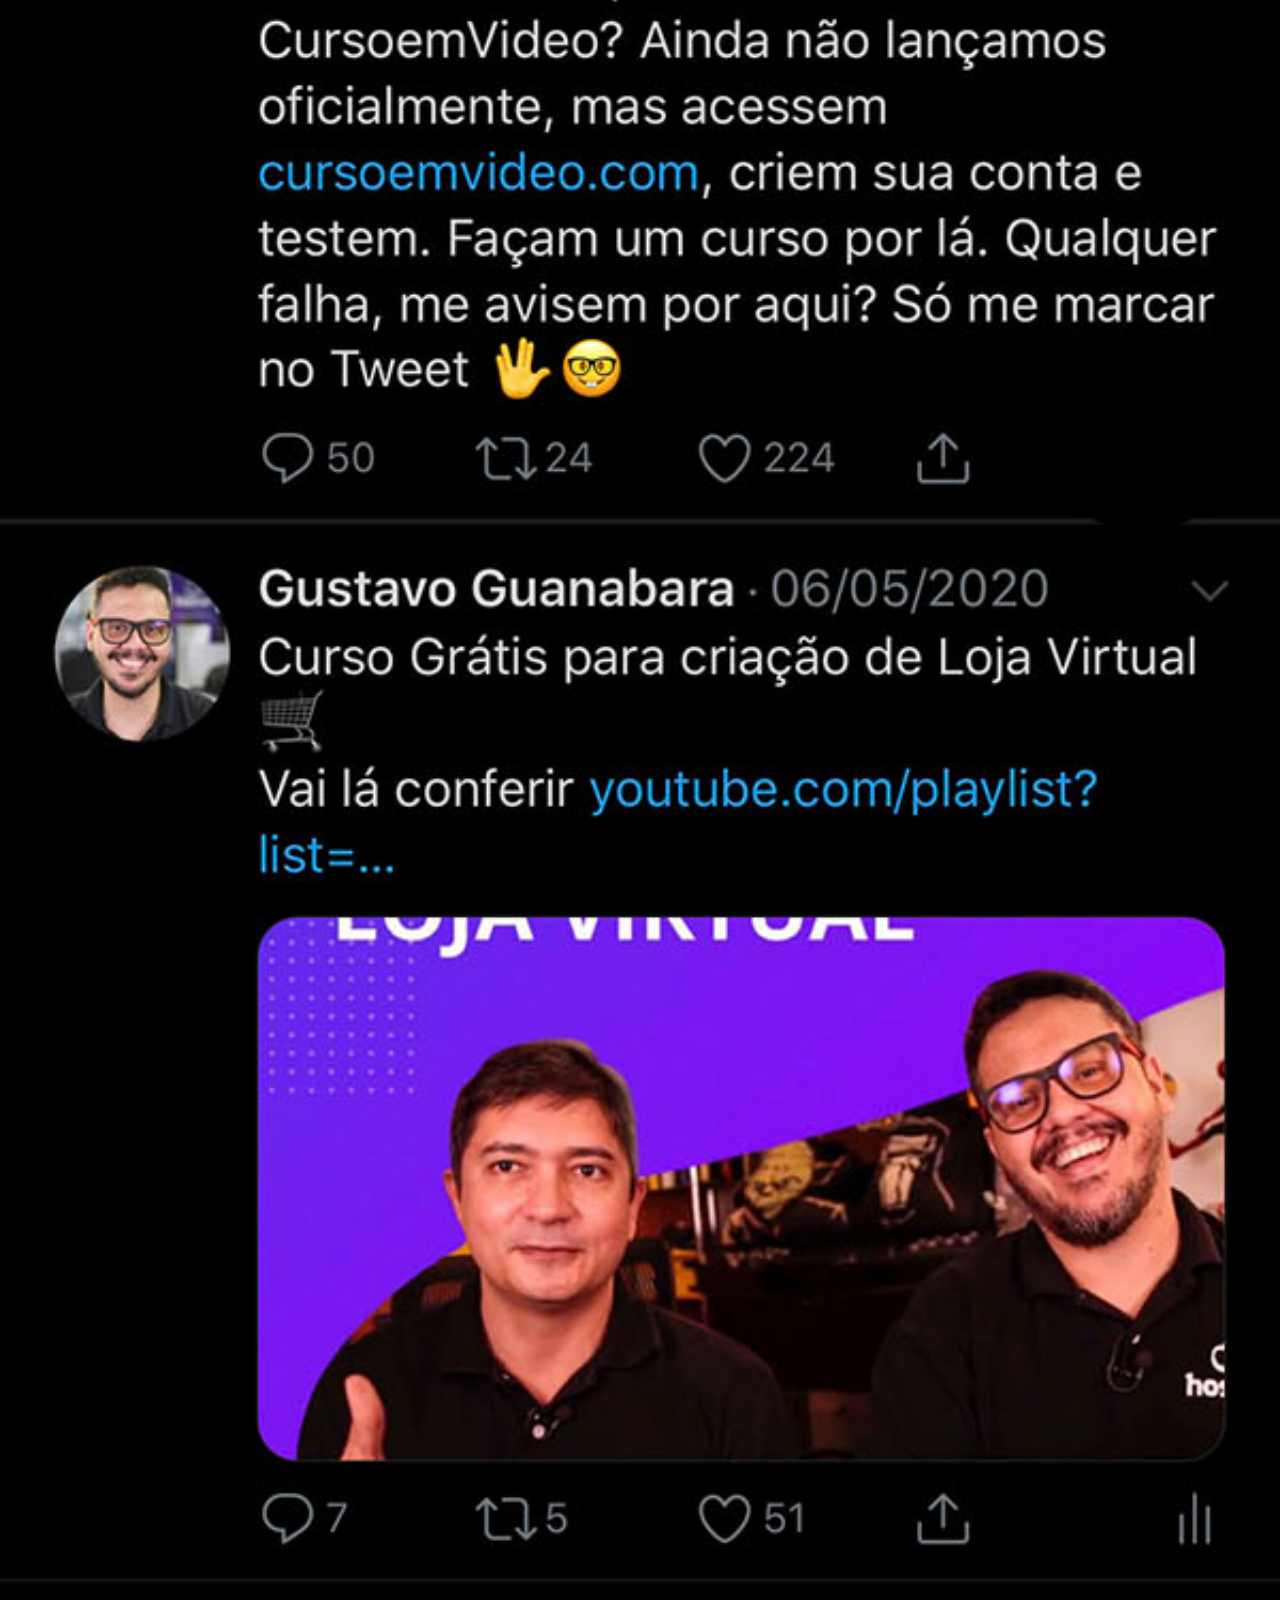
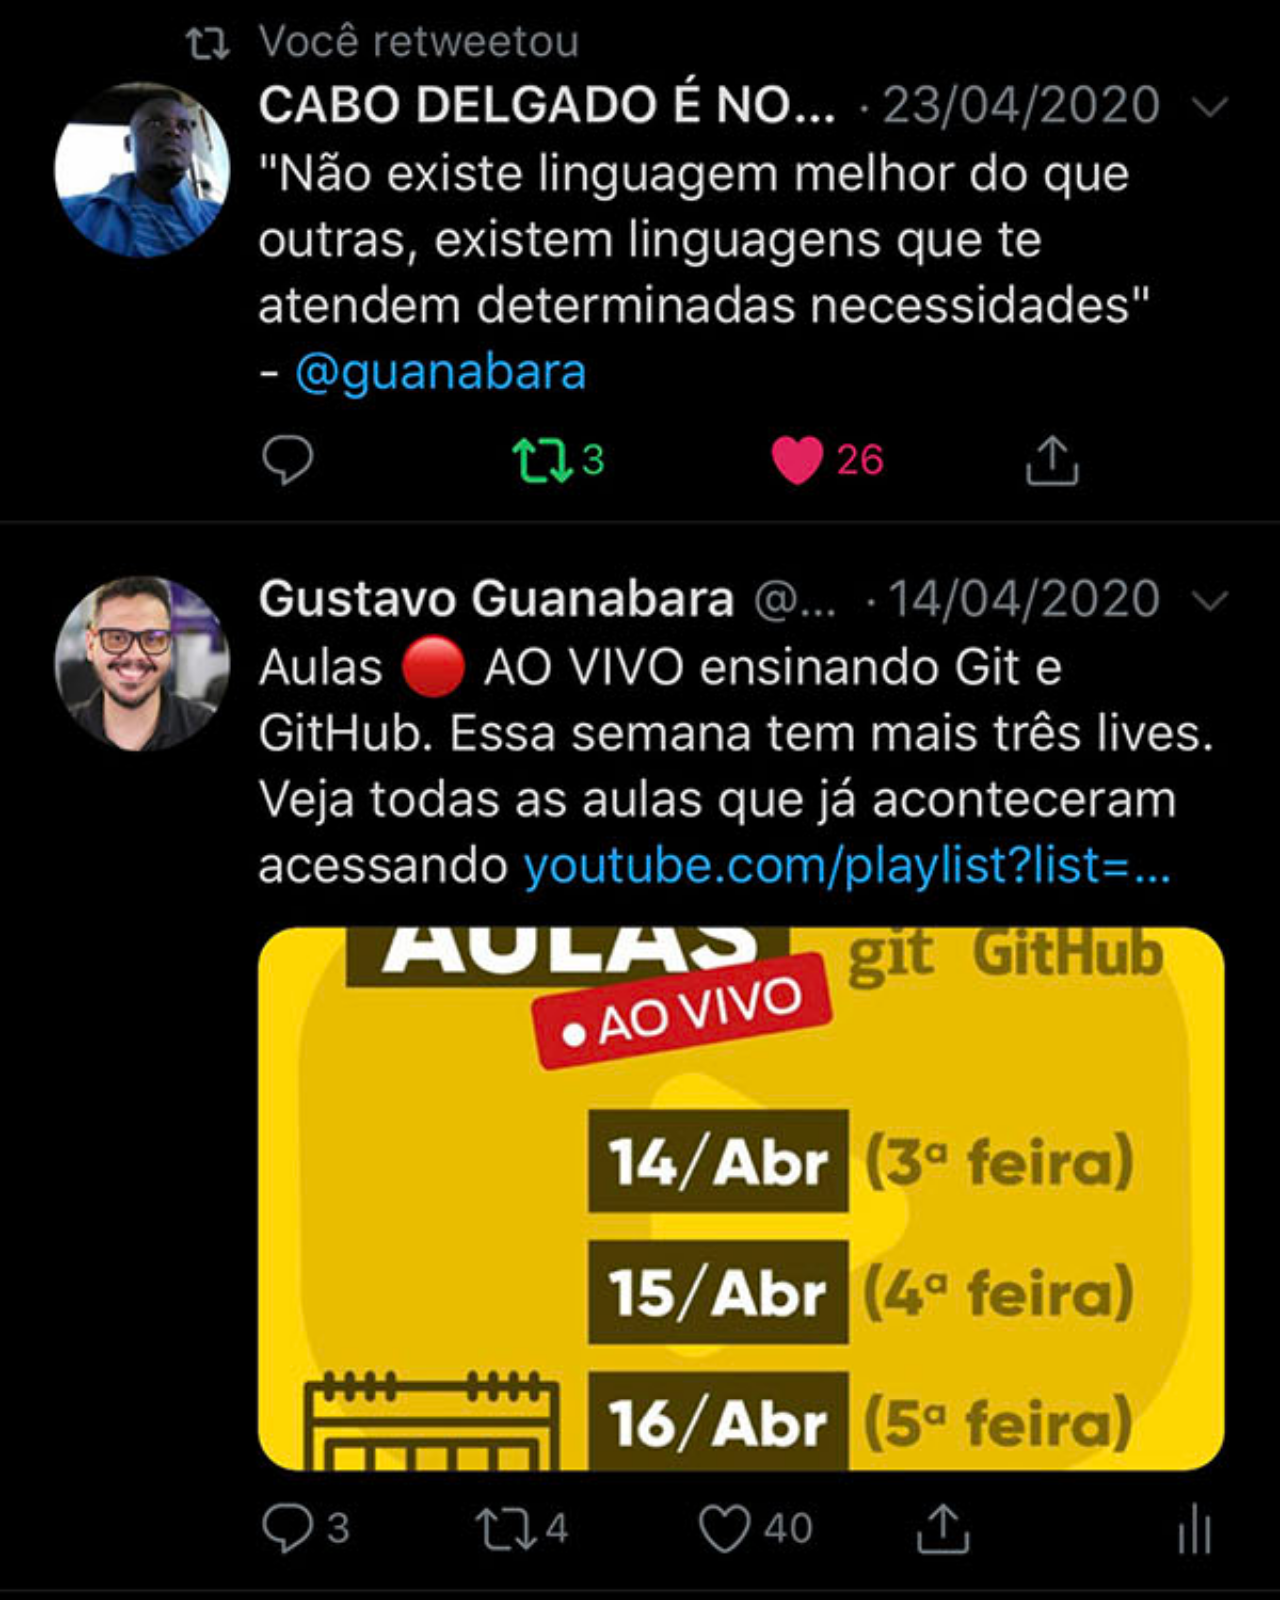
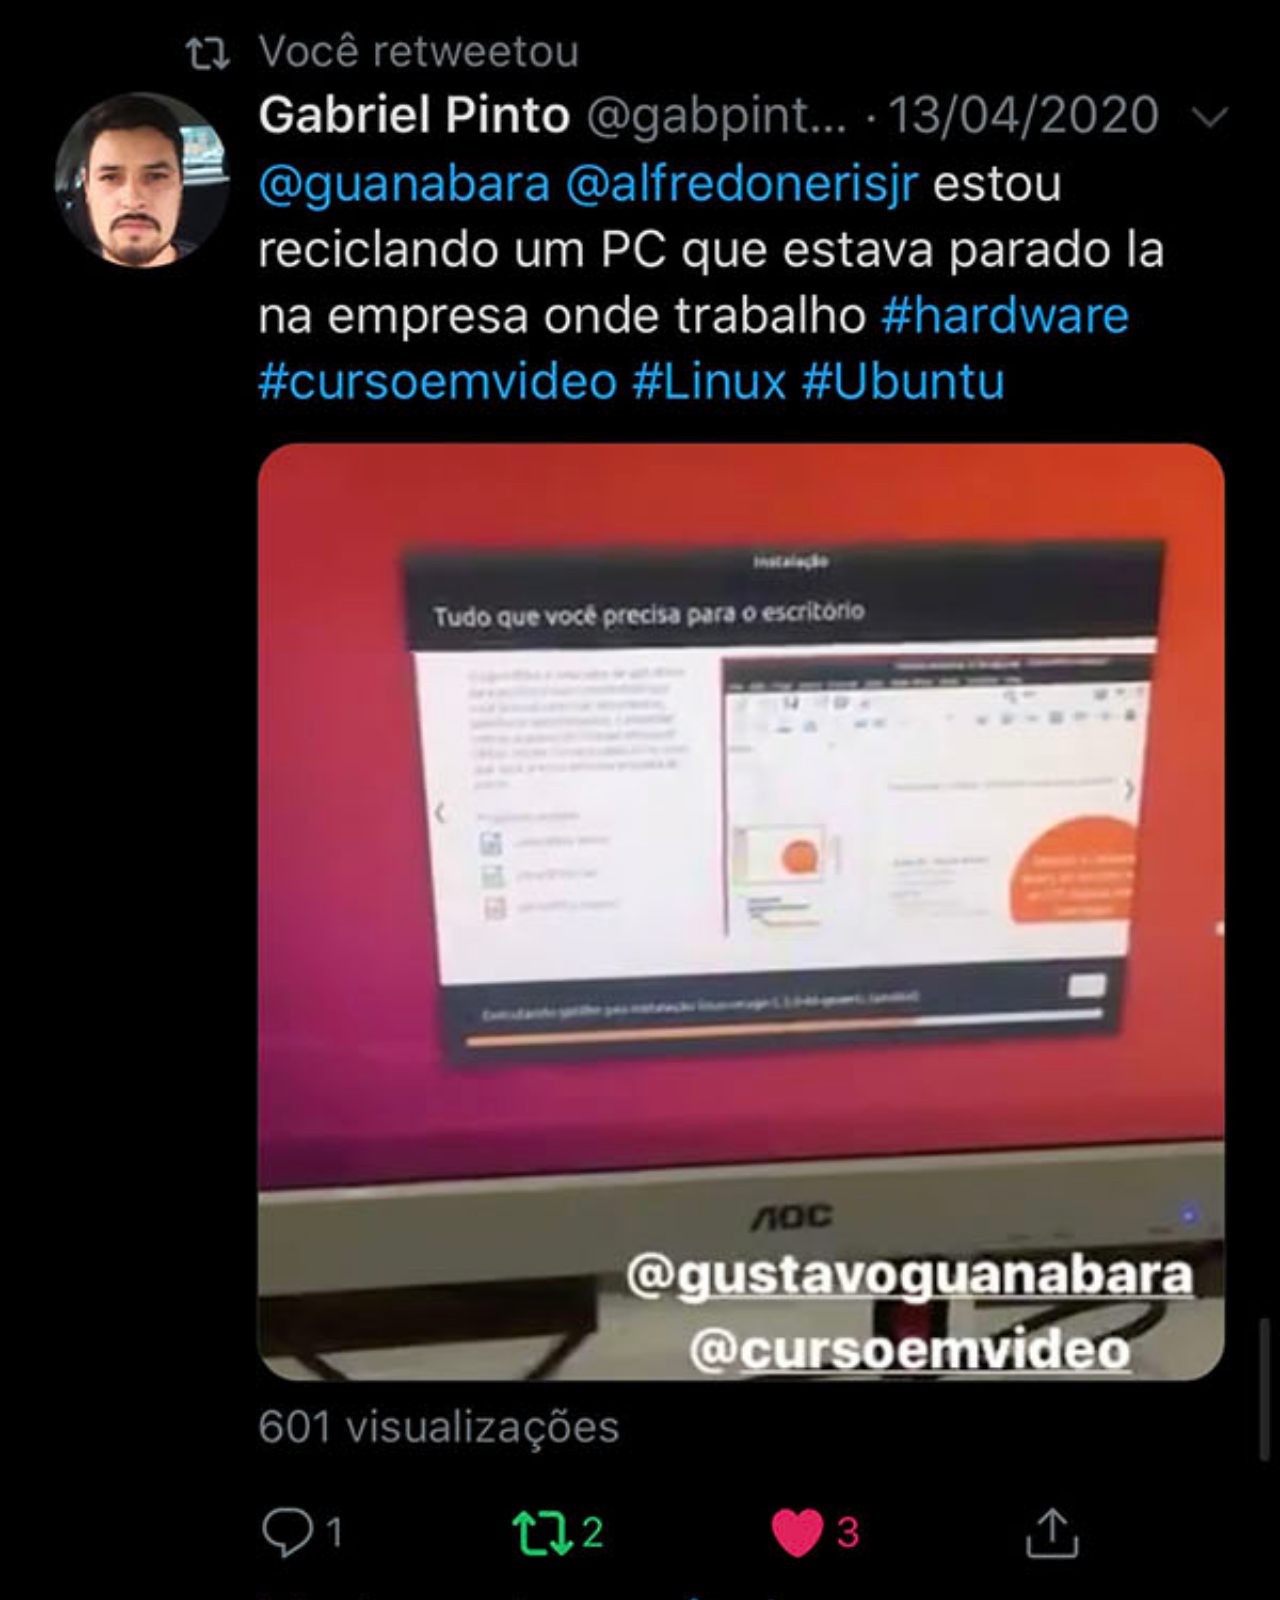
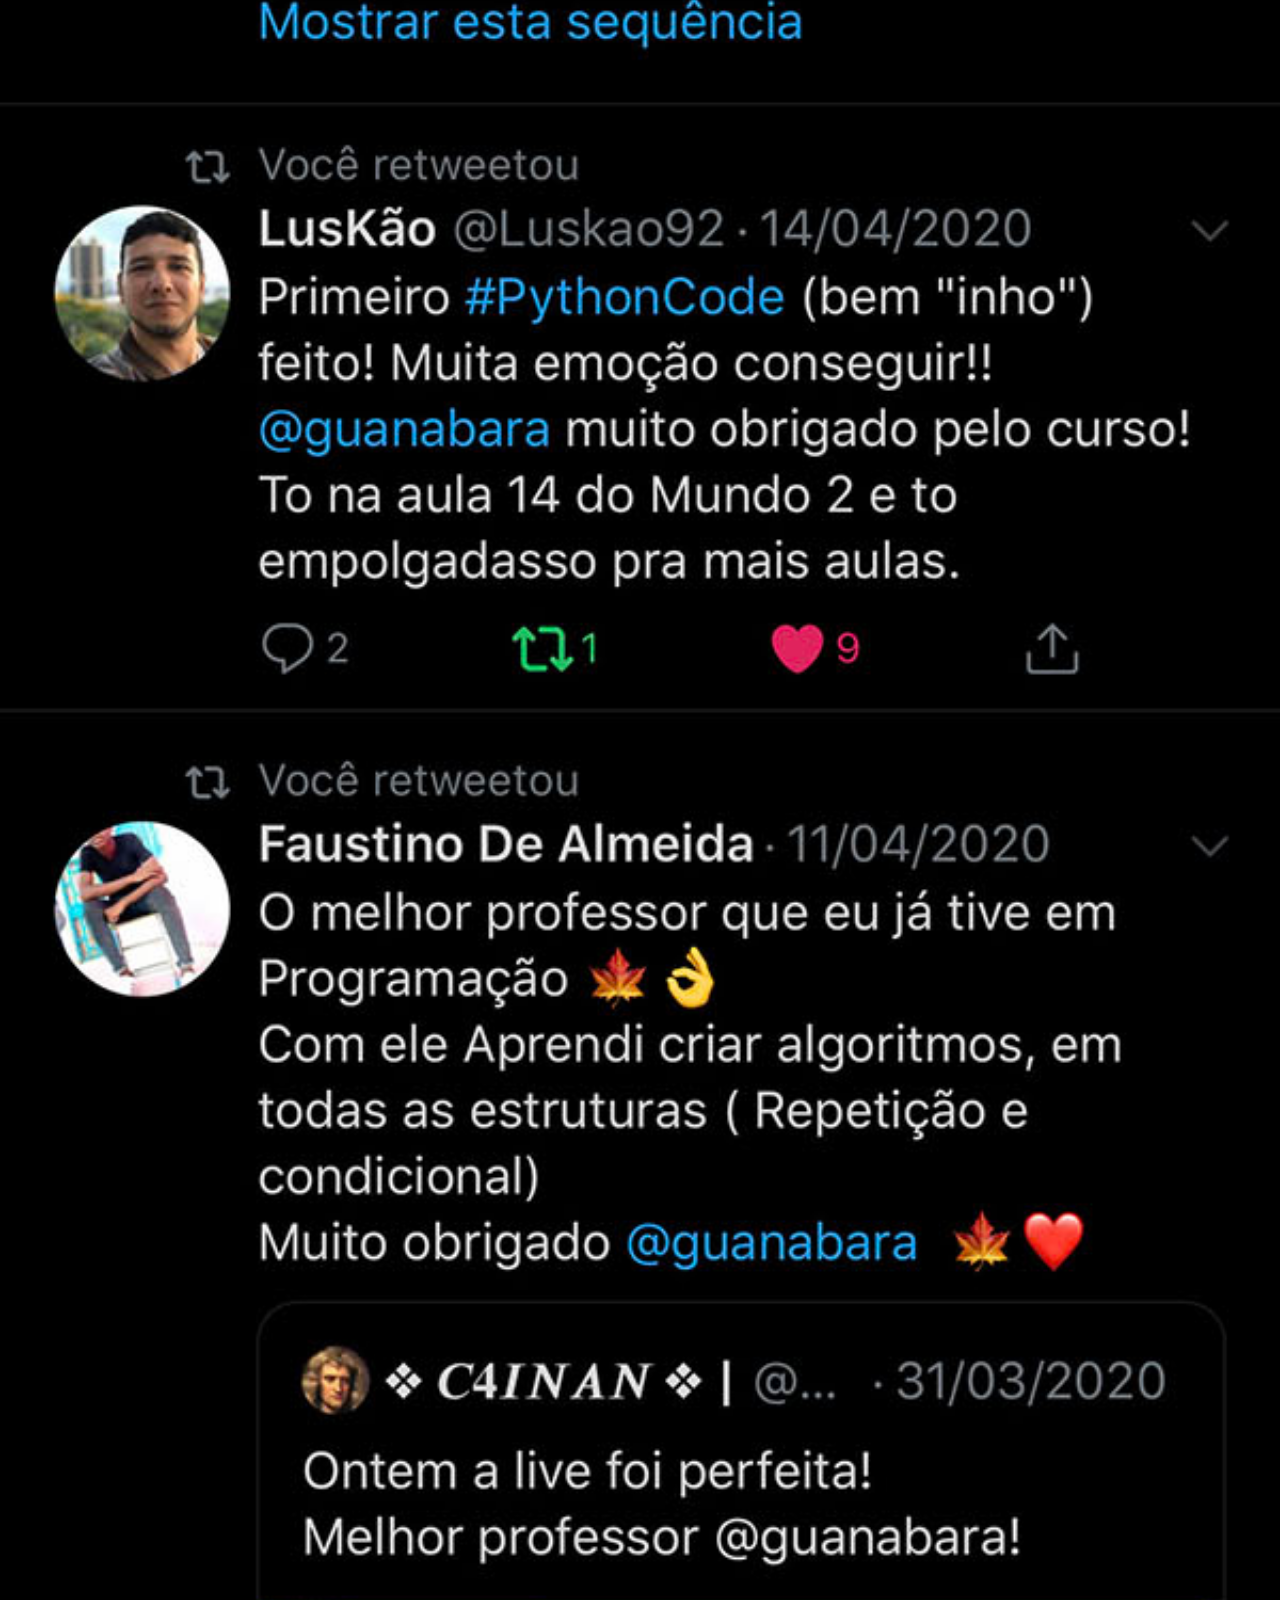
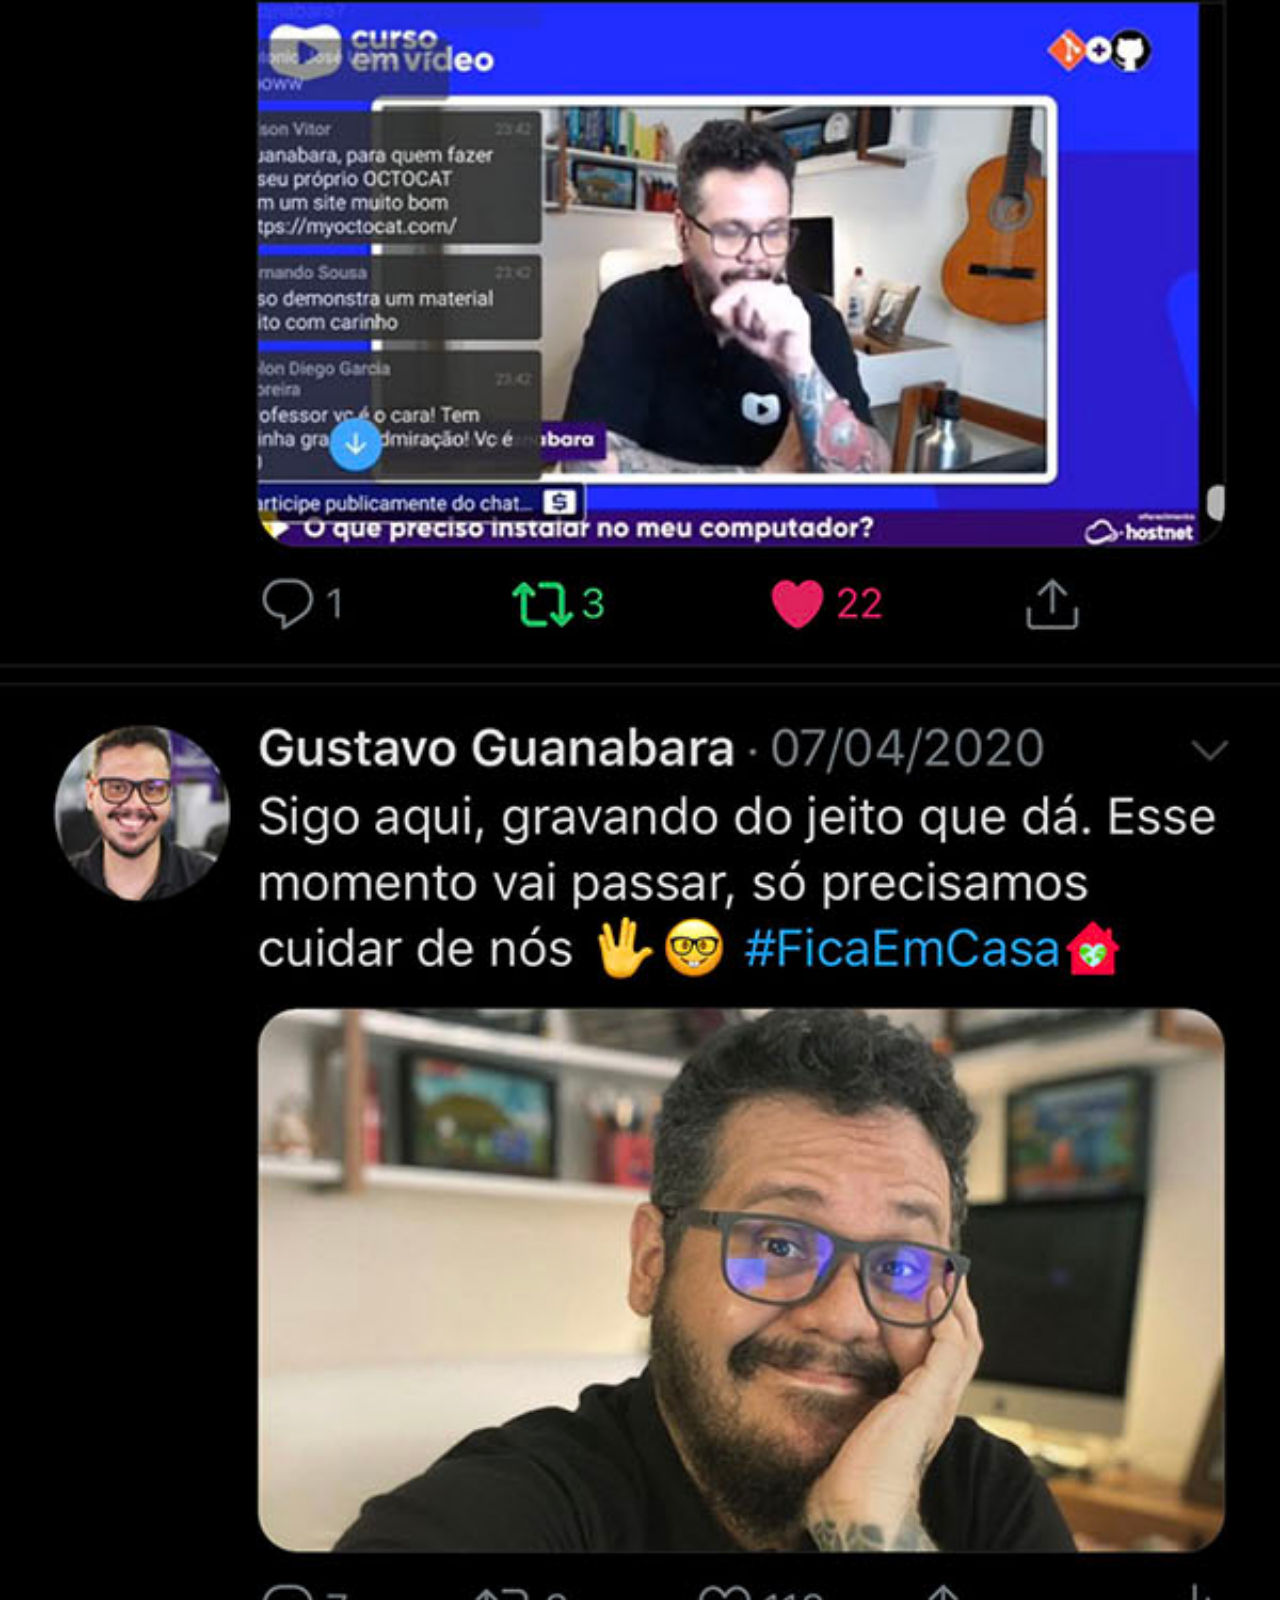
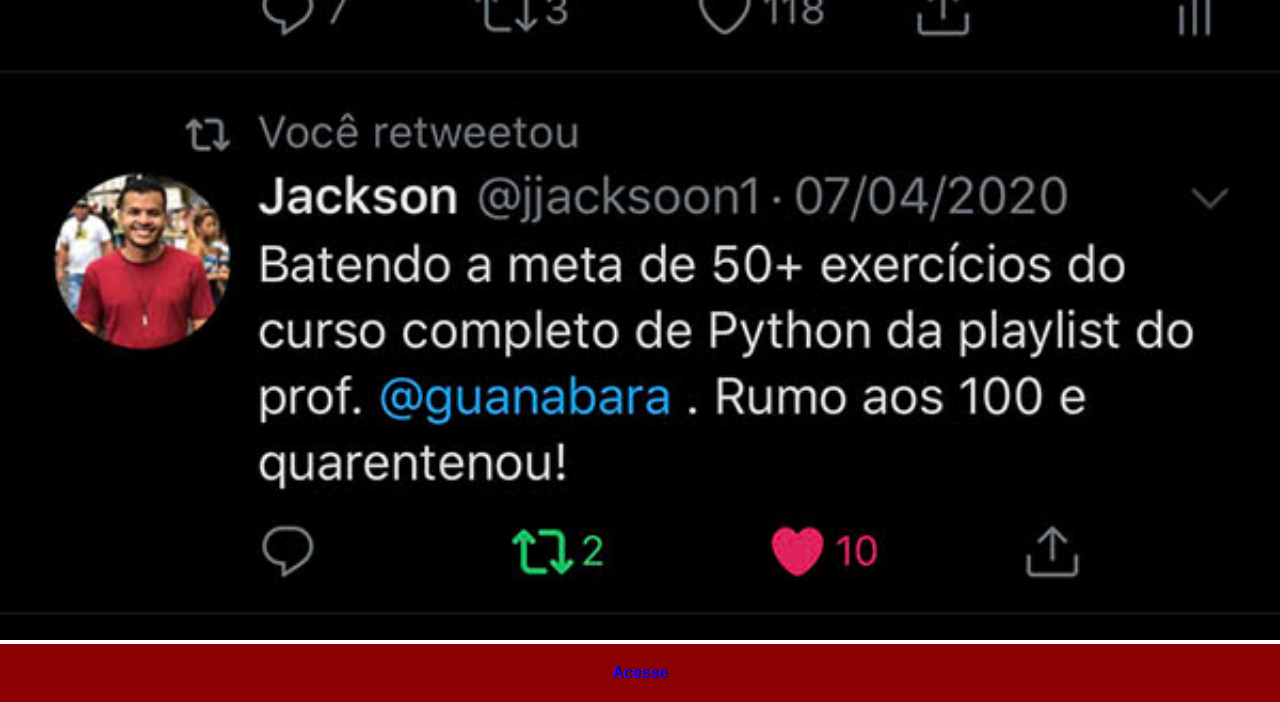
<file: youtube.html>
<!DOCTYPE html>
<html lang="pt-br">
<head>
    <meta charset="UTF-8">
    <meta name="viewport" content="width=device-width, initial-scale=1.0">
    <title>Youtube</title>

    <style>
        *{
            margin: 0px;
            padding: 0px;
            font-family: Arial, Helvetica, sans-serif;
         
        ::-webkit-scrollbar{
            width: 0px;
            height: 0px;
        }

        img{ width: 100vw;


        }

        a{
            display: block;
            background-color: darkred;
            padding: 20px;
            text-align: center;
            font-weight: bolder;
            text-decoration: none;

        }
    </style>
</head>
<body>
    <img src="imagens/tela-twitter.jpg" alt="Youtube">
    <a href="https://www.youtube.com/cursoemvideo" target="_blank"> Acesse</a>
</body>
</html>
</file>
<file: estilos/style.css>
@charset "UTF-8";

* {margin: 0px;
padding: 0px;
font-family: Arial, Helvetica, sans-serif;}

html, body {height: 100vh;
width: 100vw;
background-color: black;}

body { background: url(../imagens/fundo-madeira.jpg) no-repeat top center;
background-size: cover;
background-attachment: fixed;}

main {
    position: relative;
    height: 100vh;
   
    
}

section#telefone {
    position: absolute;
    top: 50%;
    left: 50%;
    transform: translate(-50%,-50%);

    height: 627px;
    width: 311px;
    background: url(../imagens/frame-iphone.png) no-repeat;

}

iframe#tela { position: relative;
top: 80px;
left: 22px;
width: 267px;
height: 471px;}

section#redes-sociais{
    text-align: right;
}

section#redes-sociais img{
    width: 50px;
    margin: 10px;
    border-radius: 50%;
    box-shadow: 2px 2px 5px rgba(0, 0, 0, 0.378);
    box-sizing: border-box;
}

section#redes-sociais img:hover{ 
    border: 2px solid rgba(255, 255, 255, 0.862);
    transform: translate(-3px,-3px);
    box-shadow: 5px 5px 10px rgba(0, 0, 0, 0.634);
    transition: transform .3s, border 1s;
}
</file>
<file: estilos/social.css>
@charset "UTF-8";

*{
    margin: 0px;
    padding: 0px;
    font-family: Arial, Helvetica, sans-serif;}
 
::-webkit-scrollbar{
    width: 0px;
    height: 0px;
}

img{ width: 100vw;


}

a{
    display: block;
    background-color: darkred;
     color: white;
    padding: 20px;
    text-align: center;
    font-weight: bolder;
    text-decoration: none;

}
a:hover{background-color: red;}
</file>
